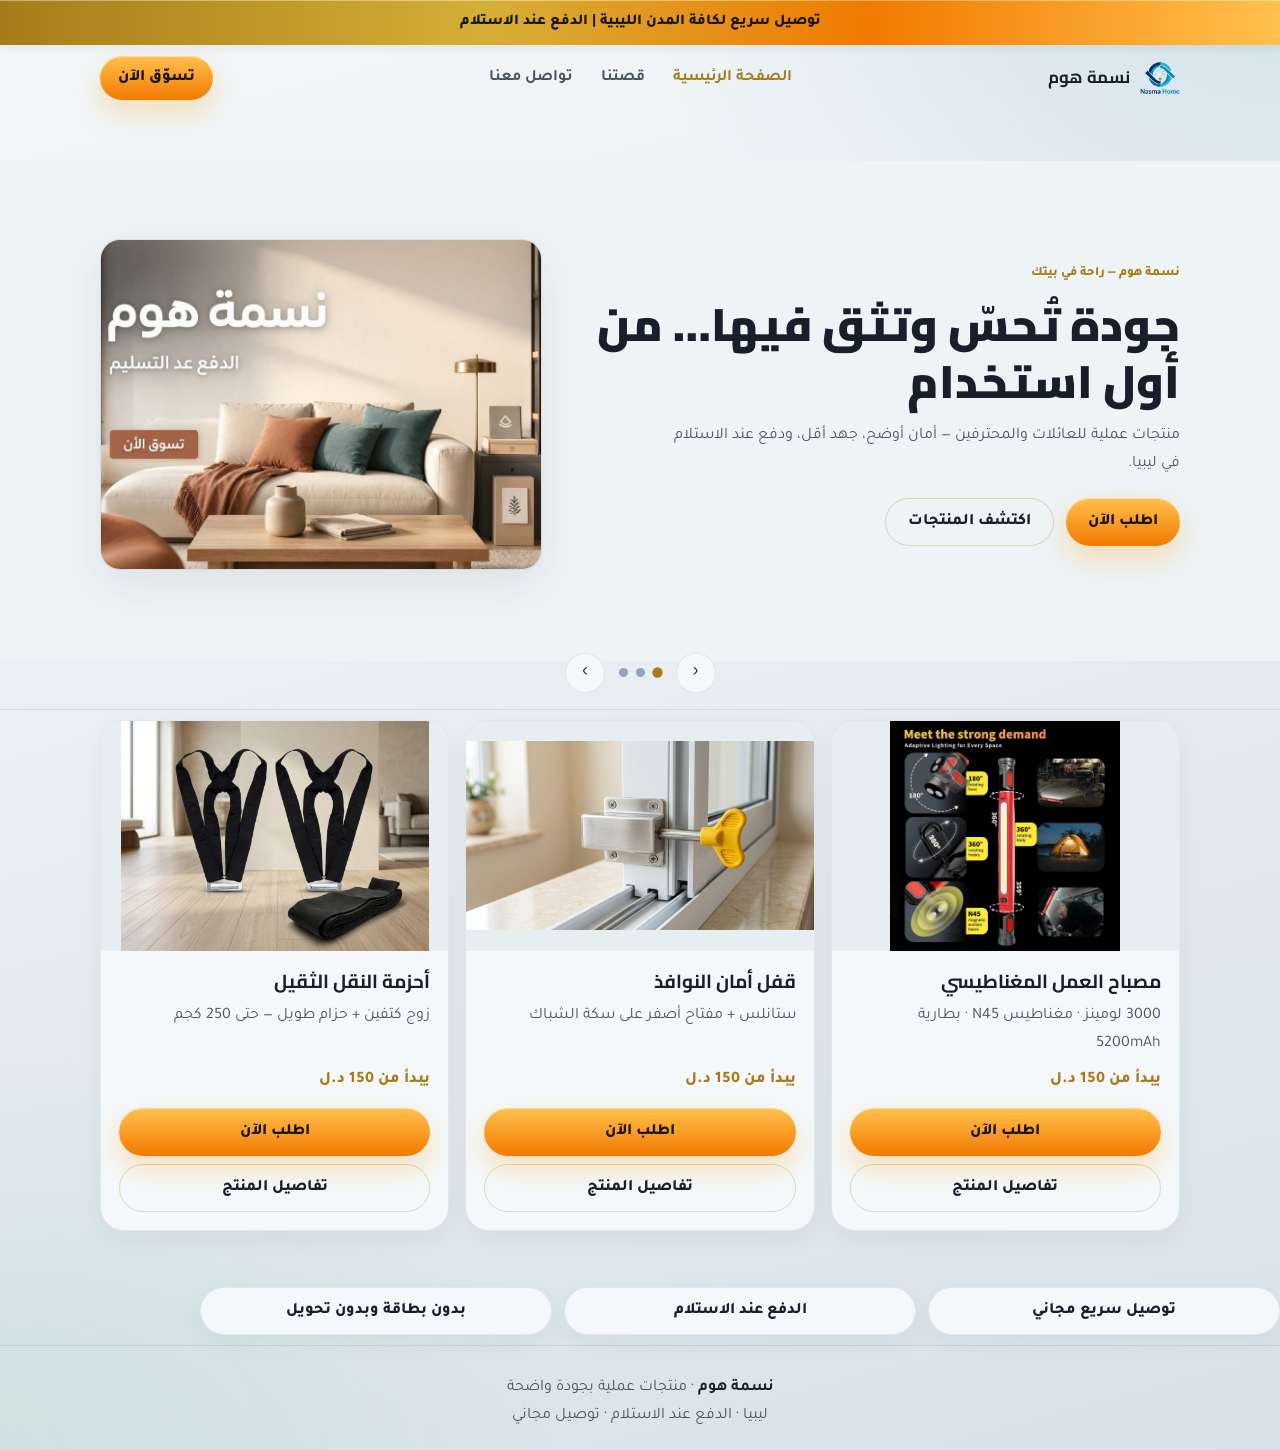
<file: index.html>
<!DOCTYPE html>
<html lang="ar" dir="rtl">
<head>
    <meta charset="UTF-8">
    <meta name="viewport" content="width=device-width, initial-scale=1.0">
    <title>نسمة هوم | منتجات عملية والدفع عند الاستلام</title>
    <meta name="description" content="نسمة هوم — مصباح العمل المغناطيسي، قفل أمان النوافذ، وأحزمة النقل. توصيل مجاني لكل ليبيا والدفع عند الاستلام.">
    <meta name="theme-color" content="#EEF3F6">
    <link rel="canonical" href="https://nasmahome.shop/">
    <link rel="icon" href="images/nasma-home-logo.png" type="image/png">
    <link rel="preconnect" href="https://fonts.googleapis.com">
    <link rel="preconnect" href="https://fonts.gstatic.com" crossorigin>
    <link href="https://fonts.googleapis.com/css2?family=Cairo:wght@600;700;800;900&family=Tajawal:wght@400;500;700;800&display=swap" rel="stylesheet">
    <link rel="stylesheet" href="landing.css">
    <script>
    window.NASMA_TRACK = {
        facebookPixelId: '',
        tiktokPixelId: '',
        googleMeasurementId: '',
        googleAdsId: '',
        googleAdsLabel: '',
        currency: 'LYD',
        contentId: 'NASMA-STORE'
    };
    </script>
    <script src="track.js"></script>
</head>
<body id="top">
    <div class="topbar">توصيل سريع لكافة المدن الليبية | الدفع عند الاستلام</div>
    <header class="site-header">
        <div class="wrap header">
            <a class="brand" href="index.html" aria-label="نسمة هوم">
                <img src="images/nasma-home-logo.png" alt="" width="40" height="40">
                <strong>نسمة هوم</strong>
            </a>
            <nav class="nav" aria-label="القائمة الرئيسية">
                <a href="index.html" class="active">الصفحة الرئيسية</a>
                <a href="about.html">قصتنا</a>
                <a href="contact.html">تواصل معنا</a>
            </nav>
            <div class="header-actions">
                <a class="btn btn-gold" href="#products">تسوّق الآن</a>
                <button class="menu-btn" id="mobileMenuBtn" type="button" aria-label="فتح القائمة" aria-expanded="false">
                    <span></span><span></span><span></span>
                </button>
            </div>
        </div>
        <nav class="mobile-nav" id="mobileNav" aria-label="قائمة الجوال">
            <a href="index.html" class="active">الصفحة الرئيسية</a>
            <a href="about.html">قصتنا</a>
            <a href="contact.html">تواصل معنا</a>
        </nav>
    </header>

    <main>
        <section class="brand-slider" id="brandSlider" aria-roledescription="carousel" aria-label="عروض العلامة">
            <div class="slider-track">
                <article class="slide is-active" data-slide="0">
                    <div class="wrap slide-inner">
                        <div>
                            <span class="eyebrow">نسمة هوم — راحة في بيتك</span>
                            <h1>جودة تُحسّ وتثق فيها… من أول استخدام</h1>
                            <p>منتجات عملية للعائلات والمحترفين — أمان أوضح، جهد أقل، ودفع عند الاستلام في ليبيا.</p>
                            <div class="hero-cta">
                                <a href="#products" class="btn btn-gold">اطلب الآن</a>
                                <a href="#products" class="btn-ghost">اكتشف المنتجات</a>
                            </div>
                        </div>
                        <div class="slide-visual">
                            <img src="images/slider/hero-home.jpg" alt="نسمة هوم — منتجات منزلية مع الدفع عند الاستلام">
                        </div>
                    </div>
                </article>
                <article class="slide" data-slide="1">
                    <div class="wrap slide-inner">
                        <div>
                            <span class="eyebrow">تسوق بثقة</span>
                            <h1>ادفع عند الاستلام — بدون مخاطرة</h1>
                            <p>باقات واضحة 150 · 260 · 360 د.ل، توصيل مجاني، والدفع نقداً عند باب البيت.</p>
                            <div class="hero-cta">
                                <a href="#products" class="btn btn-gold">اطلب الآن</a>
                                <a href="#products" class="btn-ghost">ابدأ التسوق</a>
                            </div>
                        </div>
                        <div class="slide-visual">
                            <img src="images/slider/cod-delivery.jpg" alt="توصيل الطلب إلى باب المنزل مع الدفع عند الاستلام">
                        </div>
                    </div>
                </article>
                <article class="slide" data-slide="2">
                    <div class="wrap slide-inner">
                        <div>
                            <span class="eyebrow">حلول يومية</span>
                            <h1>أمان للعائلة… وكفاءة للعمل</h1>
                            <p>من قفل النوافذ إلى إضاءة الورشة وأحزمة النقل — حلول مختارة بعناية لحياتك اليومية.</p>
                            <div class="hero-cta">
                                <a href="#products" class="btn btn-gold">اطلب الآن</a>
                                <a href="product-lock.html" class="btn-ghost">تفاصيل المنتج</a>
                            </div>
                        </div>
                        <div class="slide-visual">
                            <img src="images/slider/family-safety.jpg" alt="عائلة في منزل آمن مع قفل أمان على النافذة">
                        </div>
                    </div>
                </article>
            </div>
            <div class="slider-controls">
                <button type="button" class="slider-btn" id="sliderPrev" aria-label="السابق">‹</button>
                <div class="slider-dots" id="sliderDots" role="tablist" aria-label="شرائح العرض"></div>
                <button type="button" class="slider-btn" id="sliderNext" aria-label="التالي">›</button>
            </div>
        </section>

        <section class="catalog" id="products">
            <div class="wrap catalog-grid">
                <article class="pcard">
                    <img src="images/ultra-work-light/00-hero-marketing.png" alt="مصباح العمل المغناطيسي">
                    <div class="pcard-body">
                        <h2>مصباح العمل المغناطيسي</h2>
                        <p>3000 لومينز · مغناطيس N45 · بطارية 5200mAh</p>
                        <div class="from-price">يبدأ من 150 د.ل</div>
                        <div class="pcard-actions">
                            <a class="btn btn-gold" href="product-light.html#order">اطلب الآن</a>
                            <a class="btn btn-line" href="product-light.html">تفاصيل المنتج</a>
                        </div>
                    </div>
                </article>
                <article class="pcard">
                    <img src="images/window-lock/01-installed-rail.jpg" alt="قفل أمان النوافذ المنزلقة">
                    <div class="pcard-body">
                        <h2>قفل أمان النوافذ</h2>
                        <p>ستانلس + مفتاح أصفر على سكة الشباك</p>
                        <div class="from-price">يبدأ من 150 د.ل</div>
                        <div class="pcard-actions">
                            <a class="btn btn-gold" href="product-lock.html#order">اطلب الآن</a>
                            <a class="btn btn-line" href="product-lock.html">تفاصيل المنتج</a>
                        </div>
                    </div>
                </article>
                <article class="pcard">
                    <img src="images/moving-straps/01-straps-product.jpg" alt="أحزمة النقل الثقيل">
                    <div class="pcard-body">
                        <h2>أحزمة النقل الثقيل</h2>
                        <p>زوج كتفين + حزام طويل — حتى 250 كجم</p>
                        <div class="from-price">يبدأ من 150 د.ل</div>
                        <div class="pcard-actions">
                            <a class="btn btn-gold" href="product-straps.html#order">اطلب الآن</a>
                            <a class="btn btn-line" href="product-straps.html">تفاصيل المنتج</a>
                        </div>
                    </div>
                </article>
            </div>
        </section>

        <div class="wrap badges" aria-label="ضمانات الطلب">
            <div class="badge">توصيل سريع مجاني</div>
            <div class="badge">الدفع عند الاستلام</div>
            <div class="badge">بدون بطاقة وبدون تحويل</div>
        </div>
    </main>

    <footer class="footer">
        <div class="wrap">
            <p><strong>نسمة هوم</strong> · منتجات عملية بجودة واضحة</p>
            <p>ليبيا · الدفع عند الاستلام · توصيل مجاني</p>
        </div>
    </footer>
    <script src="nav.js"></script>
    <script src="slider.js"></script>
</body>
</html>
</file>
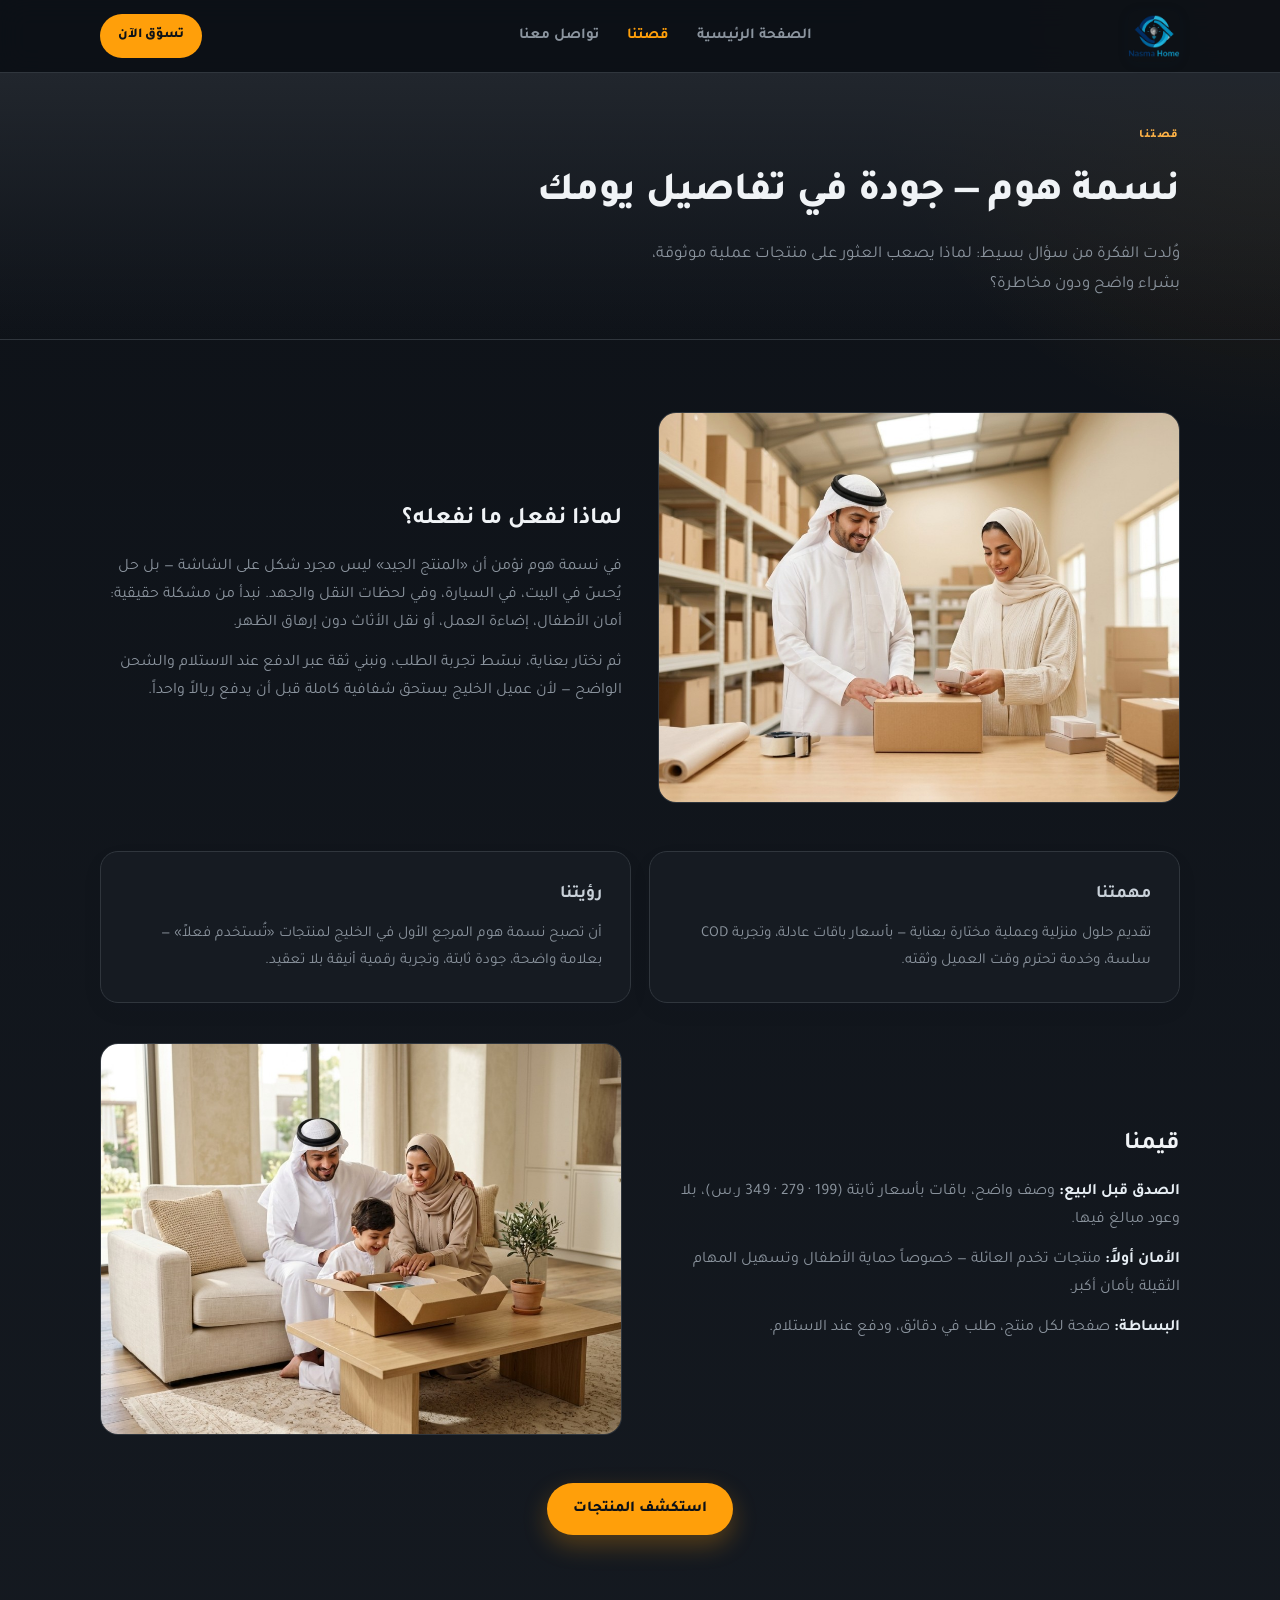
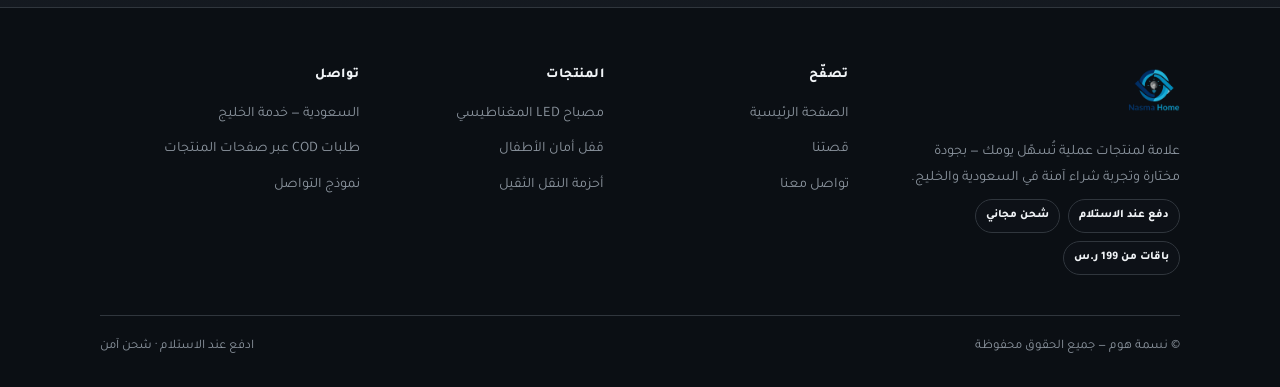
<file: about.html>
<!DOCTYPE html>
<html lang="ar" dir="rtl">
<head>
    <meta charset="UTF-8">
    <meta name="viewport" content="width=device-width, initial-scale=1.0">
    <title>من نحن | قصة نسمة هوم</title>
    <meta name="description" content="تعرّف على قصة نسمة هوم: مهمتنا، رؤيتنا، ولماذا نختار منتجات تُحسّن يوم العائلات والمحترفين في الخليج.">
    <link rel="preconnect" href="https://fonts.googleapis.com">
    <link rel="preconnect" href="https://fonts.gstatic.com" crossorigin>
    <link href="https://fonts.googleapis.com/css2?family=Tajawal:wght@400;500;700;800&display=swap" rel="stylesheet">
    <link rel="icon" href="images/nasma-home-logo.png" type="image/png">
    <link rel="stylesheet" href="style.css">
</head>
<body>
    <header class="site-header">
        <div class="header-inner">
            <a href="index.html" class="logo" aria-label="نسمة هوم — Nasma Home">
                <img src="images/nasma-home-logo.png" alt="" class="logo-img" width="130" height="52">
            </a>
            <nav class="nav" aria-label="القائمة الرئيسية">
                <a href="index.html">الصفحة الرئيسية</a>
                <a href="about.html" class="active">قصتنا</a>
                <a href="contact.html">تواصل معنا</a>
            </nav>
            <a href="index.html#products" class="btn-nav">تسوّق الآن</a>
            <button class="menu-btn" id="mobileMenuBtn" type="button" aria-label="فتح القائمة">
                <span></span><span></span><span></span>
            </button>
        </div>
        <nav class="mobile-nav" id="mobileNav" aria-label="قائمة الجوال">
            <a href="index.html">الصفحة الرئيسية</a>
            <a href="about.html">قصتنا</a>
            <a href="contact.html">تواصل معنا</a>
        </nav>
    </header>

    <main>
        <section class="page-hero">
            <div class="wrap">
                <span class="eyebrow">قصتنا</span>
                <h1>نسمة هوم — جودة في تفاصيل يومك</h1>
                <p>وُلدت الفكرة من سؤال بسيط: لماذا يصعب العثور على منتجات عملية موثوقة، بشراء واضح ودون مخاطرة؟</p>
            </div>
        </section>

        <section class="section">
            <div class="wrap">
                <article class="story-block">
                    <div class="story-visual story-visual--photo"><img src="images/about/team-packing.jpg" alt="فريق نسمة هوم يجهّز الطلبات ويتحقق من الجودة قبل الشحن"></div>
                    <div class="story-copy">
                        <h2>لماذا نفعل ما نفعله؟</h2>
                        <p>
                            في نسمة هوم نؤمن أن «المنتج الجيد» ليس مجرد شكل على الشاشة — بل حل يُحسّ في البيت، في السيارة، وفي لحظات النقل والجهد.
                            نبدأ من مشكلة حقيقية: أمان الأطفال، إضاءة العمل، أو نقل الأثاث دون إرهاق الظهر.
                        </p>
                        <p>
                            ثم نختار بعناية، نبسّط تجربة الطلب، ونبني ثقة عبر الدفع عند الاستلام والشحن الواضح —
                            لأن عميل الخليج يستحق شفافية كاملة قبل أن يدفع ريالاً واحداً.
                        </p>
                    </div>
                </article>

                <div class="mission-grid">
                    <article class="mission-card">
                        <h3>مهمتنا</h3>
                        <p>
                            تقديم حلول منزلية وعملية مختارة بعناية — بأسعار باقات عادلة، وتجربة COD سلسة،
                            وخدمة تحترم وقت العميل وثقته.
                        </p>
                    </article>
                    <article class="mission-card">
                        <h3>رؤيتنا</h3>
                        <p>
                            أن تصبح نسمة هوم المرجع الأول في الخليج لمنتجات «تُستخدم فعلاً» —
                            بعلامة واضحة، جودة ثابتة، وتجربة رقمية أنيقة بلا تعقيد.
                        </p>
                    </article>
                </div>

                <article class="story-block" style="margin-top: 40px;">
                    <div class="story-copy">
                        <h2>قيمنا</h2>
                        <p><strong style="color: var(--text);">الصدق قبل البيع:</strong> وصف واضح، باقات بأسعار ثابتة (199 · 279 · 349 ر.س)، بلا وعود مبالغ فيها.</p>
                        <p><strong style="color: var(--text);">الأمان أولاً:</strong> منتجات تخدم العائلة — خصوصاً حماية الأطفال وتسهيل المهام الثقيلة بأمان أكبر.</p>
                        <p><strong style="color: var(--text);">البساطة:</strong> صفحة لكل منتج، طلب في دقائق، ودفع عند الاستلام.</p>
                    </div>
                    <div class="story-visual story-visual--photo"><img src="images/about/family-unboxing.jpg" alt="عائلة سعيدة تفتح طلبها من نسمة هوم في المنزل"></div>
                </article>

                <div style="text-align: center; margin-top: 48px;">
                    <a href="product-light.html" class="btn btn-primary">استكشف المنتجات</a>
                </div>
            </div>
        </section>
    </main>

    <footer class="site-footer">
        <div class="wrap">
            <div class="footer-grid">
                <div class="footer-brand">
                    <a href="index.html" class="logo logo-footer" aria-label="نسمة هوم — Nasma Home">
                        <img src="images/nasma-home-logo.png" alt="" class="logo-img" width="120" height="48">
                    </a>
                    <p>علامة لمنتجات عملية تُسهّل يومك — بجودة مختارة وتجربة شراء آمنة في السعودية والخليج.</p>
                    <div class="trust-badges">
                        <span class="trust-badge">دفع عند الاستلام</span>
                        <span class="trust-badge">شحن مجاني</span>
                        <span class="trust-badge">باقات من 199 ر.س</span>
                    </div>
                </div>
                <div class="footer-col">
                    <h4>تصفّح</h4>
                    <a href="index.html">الصفحة الرئيسية</a>
                    <a href="about.html">قصتنا</a>
                    <a href="contact.html">تواصل معنا</a>
                </div>
                <div class="footer-col">
                    <h4>المنتجات</h4>
                    <a href="product-light.html">مصباح LED المغناطيسي</a>
                    <a href="product-lock.html">قفل أمان الأطفال</a>
                    <a href="product-straps.html">أحزمة النقل الثقيل</a>
                </div>
                <div class="footer-col">
                    <h4>تواصل</h4>
                    <ul>
                        <li>السعودية — خدمة الخليج</li>
                        <li>طلبات COD عبر صفحات المنتجات</li>
                        <li><a href="contact.html">نموذج التواصل</a></li>
                    </ul>
                </div>
            </div>
            <div class="footer-bottom">
                <span>© نسمة هوم — جميع الحقوق محفوظة</span>
                <span>ادفع عند الاستلام · شحن آمن</span>
            </div>
        </div>
    </footer>

    <script src="script.js"></script>
</body>
</html>
</file>
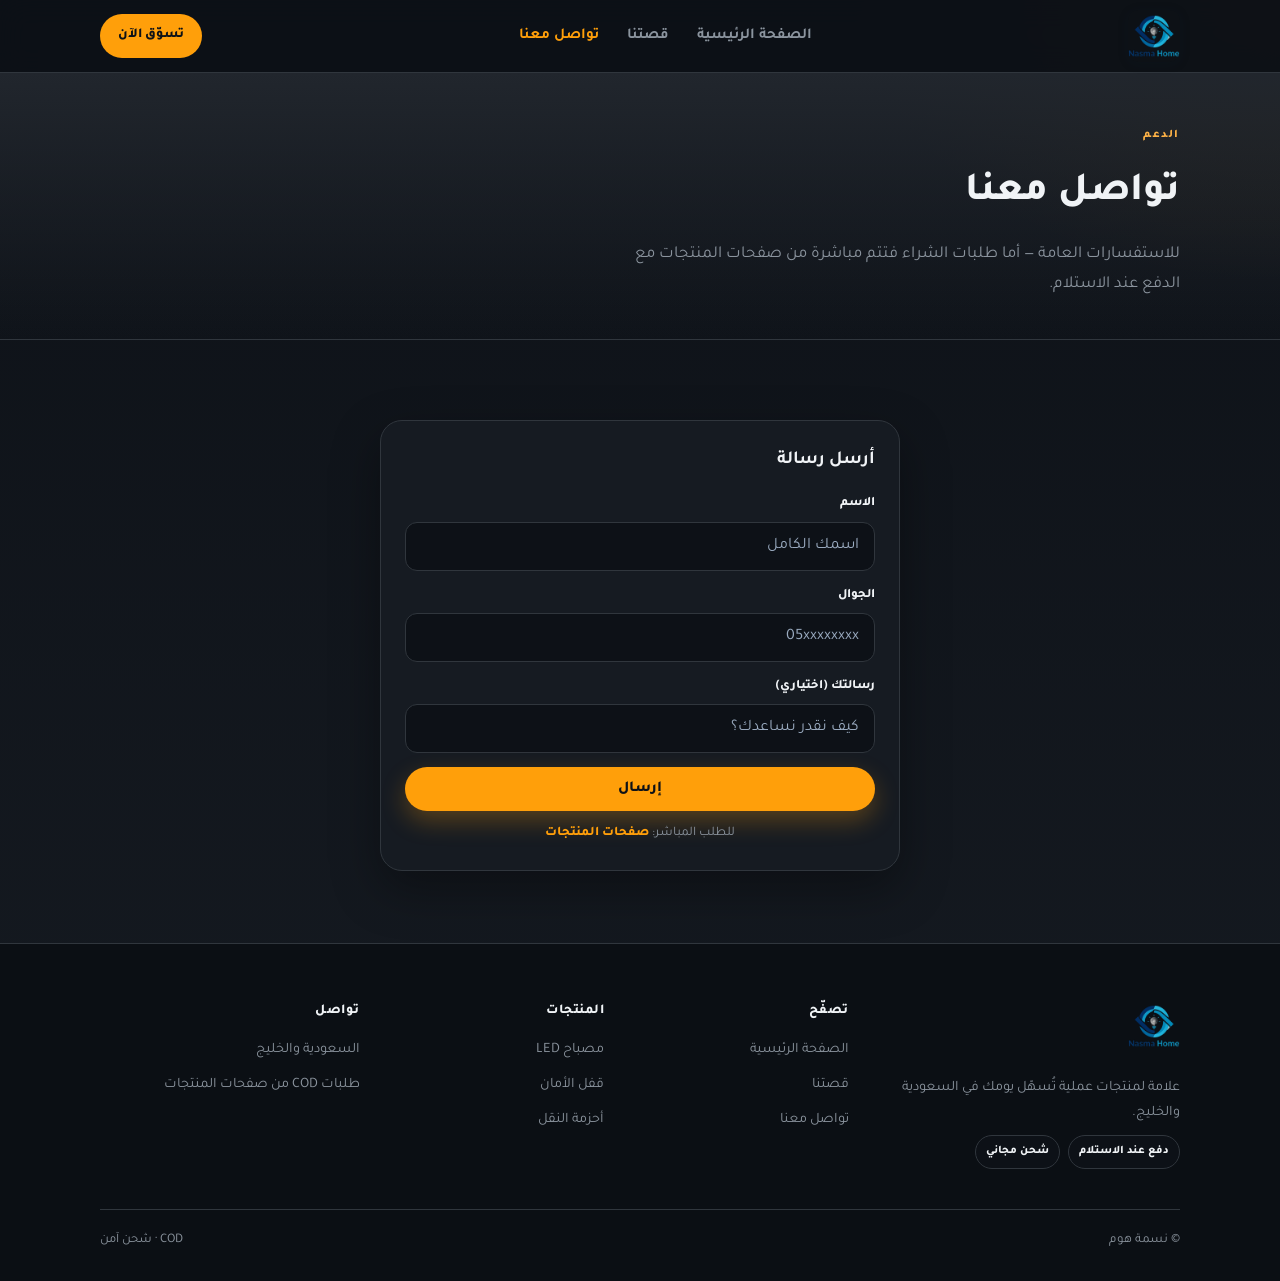
<file: contact.html>
<!DOCTYPE html>
<html lang="ar" dir="rtl">
<head>
    <meta charset="UTF-8">
    <meta name="viewport" content="width=device-width, initial-scale=1.0">
    <title>تواصل معنا | نسمة هوم</title>
    <meta name="description" content="تواصل مع فريق نسمة هوم للاستفسارات والدعم.">
    <link rel="preconnect" href="https://fonts.googleapis.com">
    <link rel="preconnect" href="https://fonts.gstatic.com" crossorigin>
    <link href="https://fonts.googleapis.com/css2?family=Tajawal:wght@400;500;700;800&display=swap" rel="stylesheet">
    <link rel="icon" href="images/nasma-home-logo.png" type="image/png">
    <link rel="stylesheet" href="style.css">
</head>
<body>
    <header class="site-header">
        <div class="header-inner">
            <a href="index.html" class="logo" aria-label="نسمة هوم — Nasma Home">
                <img src="images/nasma-home-logo.png" alt="" class="logo-img" width="130" height="52">
            </a>
            <nav class="nav" aria-label="القائمة الرئيسية">
                <a href="index.html">الصفحة الرئيسية</a>
                <a href="about.html">قصتنا</a>
                <a href="contact.html" class="active">تواصل معنا</a>
            </nav>
            <a href="index.html#products" class="btn-nav">تسوّق الآن</a>
            <button class="menu-btn" id="mobileMenuBtn" type="button" aria-label="فتح القائمة">
                <span></span><span></span><span></span>
            </button>
        </div>
        <nav class="mobile-nav" id="mobileNav" aria-label="قائمة الجوال">
            <a href="index.html">الصفحة الرئيسية</a>
            <a href="about.html">قصتنا</a>
            <a href="contact.html">تواصل معنا</a>
        </nav>
    </header>

    <main>
        <section class="page-hero">
            <div class="wrap">
                <span class="eyebrow">الدعم</span>
                <h1>تواصل معنا</h1>
                <p>للاستفسارات العامة — أما طلبات الشراء فتتم مباشرة من صفحات المنتجات مع الدفع عند الاستلام.</p>
            </div>
        </section>

        <section class="section">
            <div class="wrap" style="max-width:560px">
                <form class="order-panel" id="orderForm" data-product="تواصل" data-sheet="https://sheetdb.io/api/v1/glsn5w5ktwugw">
                    <h2 style="margin-bottom:16px">أرسل رسالة</h2>
                    <div class="field">
                        <label for="order-name">الاسم</label>
                        <input type="text" id="order-name" required placeholder="اسمك الكامل" autocomplete="name">
                    </div>
                    <div class="field">
                        <label for="order-phone">الجوال</label>
                        <input type="tel" id="order-phone" required placeholder="05xxxxxxxx" autocomplete="tel">
                    </div>
                    <div class="field">
                        <label for="order-city">رسالتك (اختياري)</label>
                        <input type="text" id="order-city" placeholder="كيف نقدر نساعدك؟">
                    </div>
                    <button type="submit" class="btn btn-primary" id="orderSubmit" style="width:100%">إرسال</button>
                    <p class="form-msg" id="orderMsg" role="status"></p>
                    <p class="cod-note">للطلب المباشر: <a href="product-lock.html" style="color:var(--accent);font-weight:800">صفحات المنتجات</a></p>
                </form>
            </div>
        </section>
    </main>

    <footer class="site-footer">
        <div class="wrap">
            <div class="footer-grid">
                <div class="footer-brand">
                    <a href="index.html" class="logo logo-footer" aria-label="نسمة هوم — Nasma Home">
                        <img src="images/nasma-home-logo.png" alt="" class="logo-img" width="120" height="48">
                    </a>
                    <p>علامة لمنتجات عملية تُسهّل يومك في السعودية والخليج.</p>
                    <div class="trust-badges">
                        <span class="trust-badge">دفع عند الاستلام</span>
                        <span class="trust-badge">شحن مجاني</span>
                    </div>
                </div>
                <div class="footer-col">
                    <h4>تصفّح</h4>
                    <a href="index.html">الصفحة الرئيسية</a>
                    <a href="about.html">قصتنا</a>
                    <a href="contact.html">تواصل معنا</a>
                </div>
                <div class="footer-col">
                    <h4>المنتجات</h4>
                    <a href="product-light.html">مصباح LED</a>
                    <a href="product-lock.html">قفل الأمان</a>
                    <a href="product-straps.html">أحزمة النقل</a>
                </div>
                <div class="footer-col">
                    <h4>تواصل</h4>
                    <ul>
                        <li>السعودية والخليج</li>
                        <li>طلبات COD من صفحات المنتجات</li>
                    </ul>
                </div>
            </div>
            <div class="footer-bottom">
                <span>© نسمة هوم</span>
                <span>COD · شحن آمن</span>
            </div>
        </div>
    </footer>

    <script src="script.js"></script>
</body>
</html>
</file>
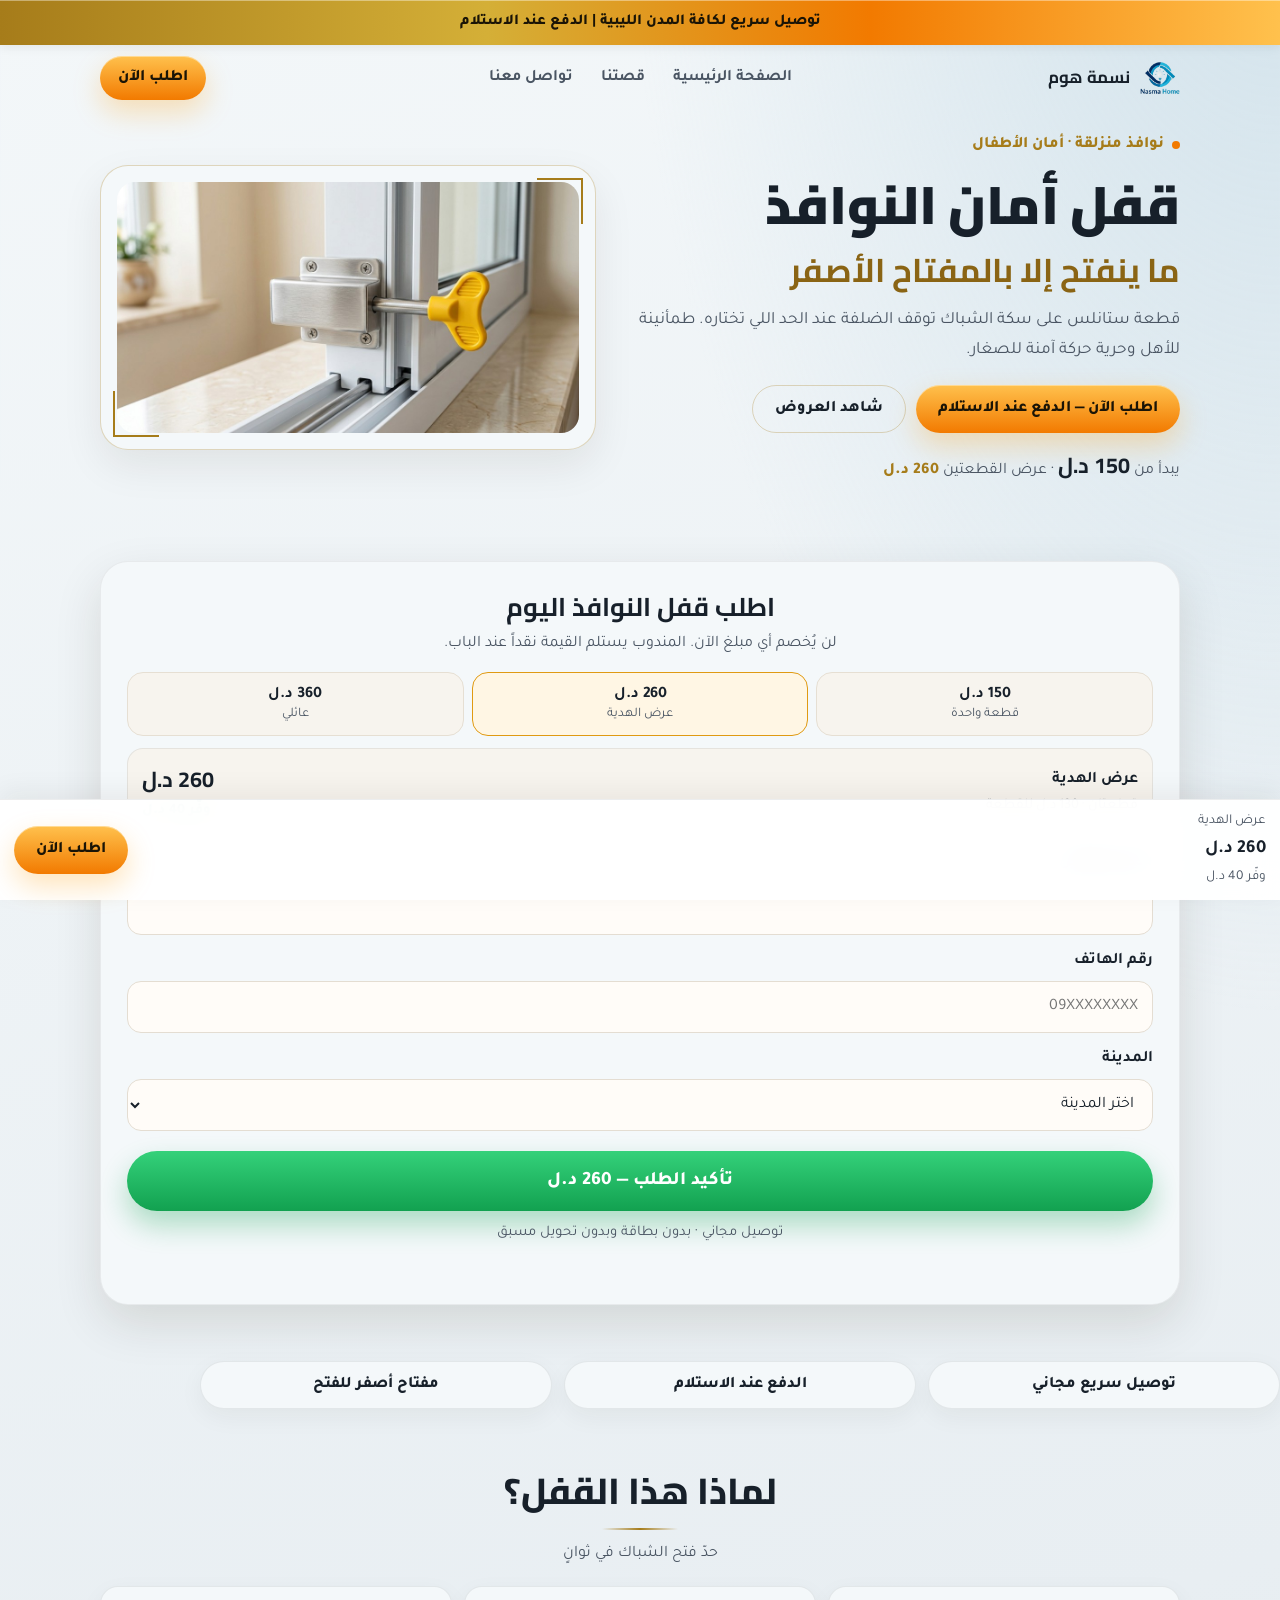
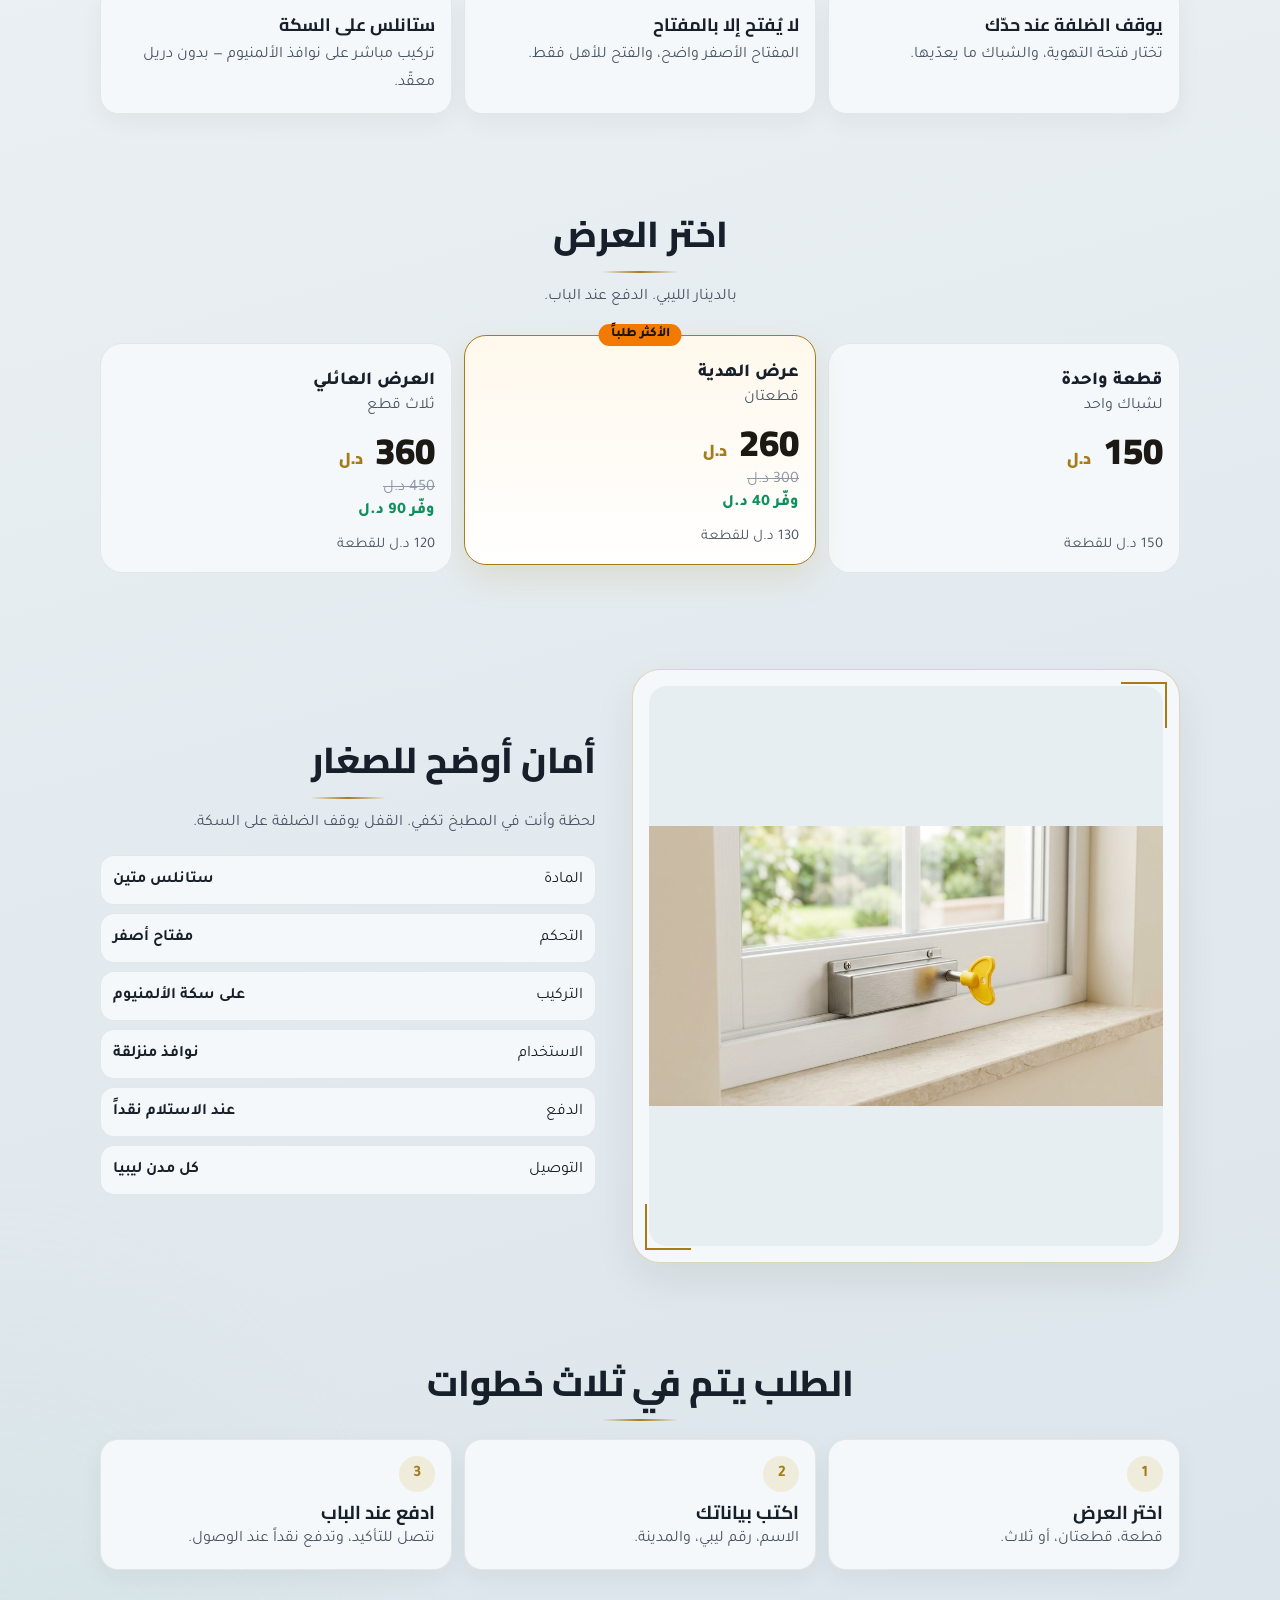
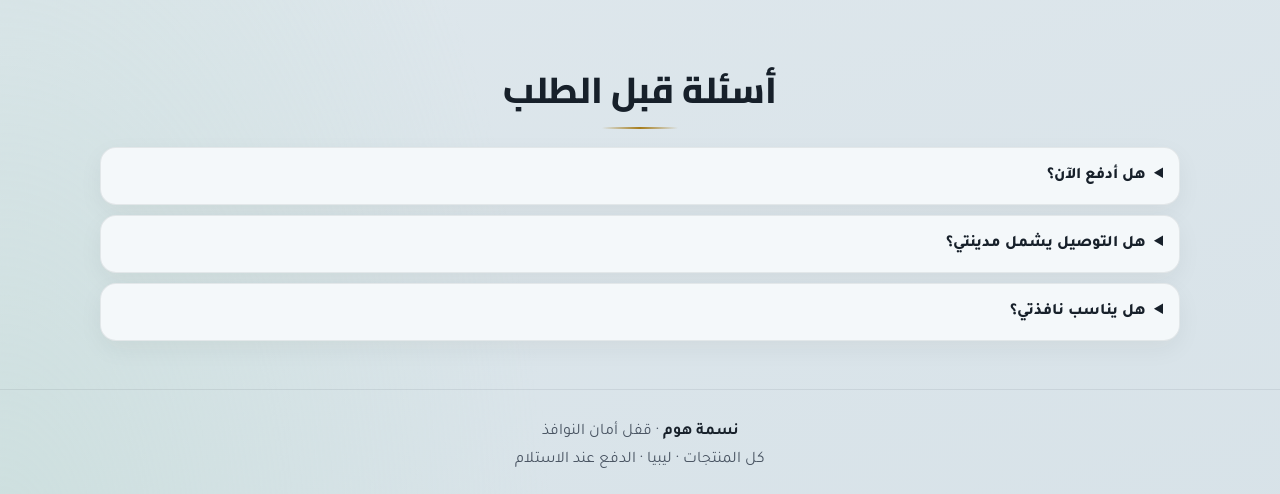
<file: product-lock.html>
<!DOCTYPE html>
<html lang="ar" dir="rtl">
<head>
    <meta charset="UTF-8">
    <meta name="viewport" content="width=device-width, initial-scale=1.0">
    <title>قفل أمان النوافذ المنزلقة | نسمة هوم</title>
    <meta name="description" content="قفل ستانلس للنوافذ المنزلقة مع مفتاح أصفر. ادفع عند الاستلام في ليبيا.">
    <meta name="theme-color" content="#EEF3F6">
    <link rel="canonical" href="https://nasmahome.shop/product-lock.html">
    <link rel="icon" href="images/nasma-home-logo.png" type="image/png">
    <link rel="preconnect" href="https://fonts.googleapis.com">
    <link rel="preconnect" href="https://fonts.gstatic.com" crossorigin>
    <link href="https://fonts.googleapis.com/css2?family=Cairo:wght@600;700;800;900&family=Tajawal:wght@400;500;700;800&display=swap" rel="stylesheet">
    <link rel="stylesheet" href="landing.css">
    <script>
    window.NASMA_TRACK = {
        facebookPixelId: '',
        tiktokPixelId: '',
        googleMeasurementId: '',
        googleAdsId: '',
        googleAdsLabel: '',
        currency: 'LYD',
        contentId: 'NASMA-LOCK'
    };
    window.NASMA_PRODUCT = { sku: 'NASMA-LOCK', defaultOffer: 'gift' };
    </script>
    <script src="track.js"></script>
</head>
<body class="has-sticky" id="top">
    <div class="topbar">توصيل سريع لكافة المدن الليبية | الدفع عند الاستلام</div>
    <header class="site-header">
        <div class="wrap header">
            <a class="brand" href="index.html" aria-label="نسمة هوم">
                <img src="images/nasma-home-logo.png" alt="" width="40" height="40">
                <strong>نسمة هوم</strong>
            </a>
            <nav class="nav" aria-label="القائمة الرئيسية">
                <a href="index.html">الصفحة الرئيسية</a>
                <a href="about.html">قصتنا</a>
                <a href="contact.html">تواصل معنا</a>
            </nav>
            <div class="header-actions">
                <a class="btn btn-gold" href="#order">اطلب الآن</a>
                <button class="menu-btn" id="mobileMenuBtn" type="button" aria-label="فتح القائمة" aria-expanded="false">
                    <span></span><span></span><span></span>
                </button>
            </div>
        </div>
        <nav class="mobile-nav" id="mobileNav" aria-label="قائمة الجوال">
            <a href="index.html">الصفحة الرئيسية</a>
            <a href="about.html">قصتنا</a>
            <a href="contact.html">تواصل معنا</a>
        </nav>
    </header>

    <main>
    <section class="hero">
        <div class="wrap hero-grid">
            <div class="hero-copy">
                <p class="kicker"><i></i> نوافذ منزلقة · أمان الأطفال</p>
                <h1>قفل أمان النوافذ<span>ما ينفتح إلا بالمفتاح الأصفر</span></h1>
                <p class="lead">قطعة ستانلس على سكة الشباك توقف الضلفة عند الحد اللي تختاره. طمأنينة للأهل وحرية حركة آمنة للصغار.</p>
                <div class="hero-actions">
                    <a class="btn btn-gold" href="#order">اطلب الآن — الدفع عند الاستلام</a>
                    <a class="btn btn-line" href="#offers">شاهد العروض</a>
                </div>
                <p class="from">يبدأ من <b>150 د.ل</b> · عرض القطعتين <em>260 د.ل</em></p>
            </div>
            <div class="frame hero-visual">
                <img src="images/window-lock/01-installed-rail.jpg" width="1024" height="558" alt="قفل أمان النوافذ المنزلقة على السكة" fetchpriority="high">
            </div>
        </div>
    </section>

    <section>
        <div class="wrap">
            <form class="order-card" id="order" novalidate onsubmit="return false;">
                <div id="formBody">
                    <h2>اطلب قفل النوافذ اليوم</h2>
                    <p class="hint">لن يُخصم أي مبلغ الآن. المندوب يستلم القيمة نقداً عند الباب.</p>
                    <div class="pills" role="group" aria-label="تأكيد العرض">
                        <button type="button" class="pill" data-offer="single" aria-pressed="false"><b>150 د.ل</b><span>قطعة واحدة</span></button>
                        <button type="button" class="pill is-selected" data-offer="gift" aria-pressed="true"><b>260 د.ل</b><span>عرض الهدية</span></button>
                        <button type="button" class="pill" data-offer="family" aria-pressed="false"><b>360 د.ل</b><span>عائلي</span></button>
                    </div>
                    <div class="summary" id="summary" aria-live="polite">
                        <div>
                            <strong id="summaryLabel">عرض الهدية</strong>
                            <span id="summaryMeta">قطعتان · 130 د.ل للقطعة</span>
                        </div>
                        <div class="summary-price">
                            <strong id="summaryPrice">260 د.ل</strong>
                            <em id="summarySave">وفّر 40 د.ل</em>
                        </div>
                    </div>
                    <div class="field" id="fieldName">
                        <label for="order-name">الاسم الكامل</label>
                        <input id="order-name" name="name" type="text" autocomplete="name" maxlength="80" required>
                        <p class="err" id="nameErr" hidden></p>
                    </div>
                    <div class="field" id="fieldPhone">
                        <label for="order-phone">رقم الهاتف</label>
                        <input id="order-phone" name="phone" class="phone" type="tel" inputmode="tel" autocomplete="tel" placeholder="09XXXXXXXX" maxlength="20" required>
                        <p class="err" id="phoneErr" hidden></p>
                    </div>
                    <div class="field" id="fieldCity">
                        <label for="order-city">المدينة</label>
                        <select id="order-city" name="city" required>
                            <option value="">اختر المدينة</option>
                            <optgroup label="المنطقة الغربية">
                                <option>طرابلس</option><option>تاجوراء</option><option>جنزور</option><option>عين زارة</option><option>سوق الجمعة</option><option>الزاوية</option><option>الزهراء</option><option>صبراتة</option><option>غريان</option><option>ترهونة</option><option>مسلاتة</option><option>الخمس</option><option>زليتن</option><option>مصراتة</option><option>بني وليد</option>
                            </optgroup>
                            <optgroup label="المنطقة الشرقية">
                                <option>بنغازي</option><option>البيضاء</option><option>المرج</option><option>شحات</option><option>درنة</option><option>طبرق</option><option>أجدابيا</option><option>توكرة</option>
                            </optgroup>
                            <optgroup label="الوسط والجنوب">
                                <option>سرت</option><option>هون</option><option>ودان</option><option>سبها</option><option>أوباري</option><option>مرزق</option><option>غات</option><option>غدامس</option><option>الكفرة</option>
                            </optgroup>
                            <option value="أخرى">مدينة أخرى</option>
                        </select>
                        <p class="err" id="cityErr" hidden></p>
                    </div>
                    <div class="field" id="fieldCityOther" hidden>
                        <label for="order-city-other">اسم المدينة</label>
                        <input id="order-city-other" name="cityOther" type="text" maxlength="40" autocomplete="address-level2">
                        <p class="err" id="cityOtherErr" hidden></p>
                    </div>
                    <button type="submit" class="btn btn-gold submit" id="orderSubmit">تأكيد الطلب — 260 د.ل</button>
                    <p class="fine">توصيل مجاني · بدون بطاقة وبدون تحويل مسبق</p>
                    <p class="form-msg" id="orderMsg" role="status"></p>
                </div>
            </form>
        </div>
    </section>

        <div class="wrap badges" aria-label="ضمانات الطلب">
            <div class="badge">توصيل سريع مجاني</div>
            <div class="badge">الدفع عند الاستلام</div>
            <div class="badge">مفتاح أصفر للفتح</div>
        </div>

        <section id="angles">
            <div class="wrap">
                <div class="sec-title">
                    <h2>لماذا هذا القفل؟</h2>
                    <p>حدّ فتح الشباك في ثوانٍ</p>
                </div>
                <div class="features">
                    <article class="feature">
                        <h3>يوقف الضلفة عند حدّك</h3>
                        <p>تختار فتحة التهوية، والشباك ما يعدّيها.</p>
                    </article>
                    <article class="feature">
                        <h3>لا يُفتح إلا بالمفتاح</h3>
                        <p>المفتاح الأصفر واضح، والفتح للأهل فقط.</p>
                    </article>
                    <article class="feature">
                        <h3>ستانلس على السكة</h3>
                        <p>تركيب مباشر على نوافذ الألمنيوم — بدون دريل معقّد.</p>
                    </article>
                </div>
            </div>
        </section>

        <section id="offers">
            <div class="wrap">
                <div class="sec-title">
                    <h2>اختر العرض</h2>
                    <p>بالدينار الليبي. الدفع عند الباب.</p>
                </div>
                <div class="offers" role="group" aria-label="عروض السعر">
                    <button type="button" class="offer" data-offer="single" aria-pressed="false">
                        <span class="offer-name">قطعة واحدة</span>
                        <span class="offer-qty">لشباك واحد</span>
                        <span class="offer-price">150 <small>د.ل</small></span>
                        <span class="offer-per">150 د.ل للقطعة</span>
                    </button>
                    <button type="button" class="offer is-selected" data-offer="gift" aria-pressed="true">
                        <span class="ribbon">الأكثر طلباً</span>
                        <span class="offer-name">عرض الهدية</span>
                        <span class="offer-qty">قطعتان</span>
                        <span class="offer-price">260 <small>د.ل</small></span>
                        <span class="offer-old">300 د.ل</span>
                        <span class="offer-save">وفّر 40 د.ل</span>
                        <span class="offer-per">130 د.ل للقطعة</span>
                    </button>
                    <button type="button" class="offer" data-offer="family" aria-pressed="false">
                        <span class="offer-name">العرض العائلي</span>
                        <span class="offer-qty">ثلاث قطع</span>
                        <span class="offer-price">360 <small>د.ل</small></span>
                        <span class="offer-old">450 د.ل</span>
                        <span class="offer-save">وفّر 90 د.ل</span>
                        <span class="offer-per">120 د.ل للقطعة</span>
                    </button>
                </div>
            </div>
        </section>

        <section>
            <div class="wrap showcase">
                <div class="frame">
                    <img src="images/window-lock/02-window-view.jpg" width="1024" height="768" alt="قفل النافذة مع المفتاح الأصفر" loading="lazy">
                </div>
                <div>
                    <div class="sec-title" style="text-align:right">
                        <h2>أمان أوضح للصغار</h2>
                        <p>لحظة وأنت في المطبخ تكفي. القفل يوقف الضلفة على السكة.</p>
                    </div>
                    <div class="specs">
                        <div class="spec"><span>المادة</span><b>ستانلس متين</b></div>
                        <div class="spec"><span>التحكم</span><b>مفتاح أصفر</b></div>
                        <div class="spec"><span>التركيب</span><b>على سكة الألمنيوم</b></div>
                        <div class="spec"><span>الاستخدام</span><b>نوافذ منزلقة</b></div>
                        <div class="spec"><span>الدفع</span><b>عند الاستلام نقداً</b></div>
                        <div class="spec"><span>التوصيل</span><b>كل مدن ليبيا</b></div>
                    </div>
                </div>
            </div>
        </section>

        <section>
            <div class="wrap">
                <div class="sec-title"><h2>الطلب يتم في ثلاث خطوات</h2></div>
                <div class="steps">
                    <article class="step"><b>1</b><h3>اختر العرض</h3><p>قطعة، قطعتان، أو ثلاث.</p></article>
                    <article class="step"><b>2</b><h3>اكتب بياناتك</h3><p>الاسم، رقم ليبي، والمدينة.</p></article>
                    <article class="step"><b>3</b><h3>ادفع عند الباب</h3><p>نتصل للتأكيد، وتدفع نقداً عند الوصول.</p></article>
                </div>
            </div>
        </section>

        <section>
            <div class="wrap">
                <div class="sec-title"><h2>أسئلة قبل الطلب</h2></div>
                <div class="faq">
                    <details><summary>هل أدفع الآن؟</summary><p>لا. تدفع نقداً عند الاستلام.</p></details>
                    <details><summary>هل التوصيل يشمل مدينتي؟</summary><p>نعم، مجاني لكل مدن ليبيا.</p></details>
                    <details><summary>هل يناسب نافذتي؟</summary><p>مصمم لنوافذ الألمنيوم المنزلقة. يتركّب على السكة.</p></details>
                </div>
            </div>
        </section>
    </main>

    <footer class="footer">
        <div class="wrap">
            <p><strong>نسمة هوم</strong> · قفل أمان النوافذ</p>
            <p><a href="index.html">كل المنتجات</a> · ليبيا · الدفع عند الاستلام</p>
        </div>
    </footer>

    <div class="sticky" id="stickyBar">
        <div>
            <span id="stickyLabel">عرض الهدية</span>
            <strong id="stickyPrice">260 د.ل</strong>
            <em id="stickySave">وفّر 40 د.ل</em>
        </div>
        <a class="btn btn-gold" href="#order">اطلب الآن</a>
    </div>
    <div class="thanks" id="thanks" aria-hidden="true">
        <div class="thanks-card" role="dialog" aria-modal="true" aria-labelledby="thanksTitle">
            <div class="success-mark" aria-hidden="true">✓</div>
            <h2 id="thanksTitle">شكراً لك</h2>
            <p id="successText">تم تسجيل طلبك بنجاح.</p>
            <p class="hint">سيتصل بك فريق التأكيد على الرقم الذي كتبته.</p>
            <button type="button" class="btn submit" id="thanksClose">حسناً</button>
        </div>
    </div>
    <script src="nav.js"></script>
    <script src="checkout.js"></script>
</body>
</html>
</file>
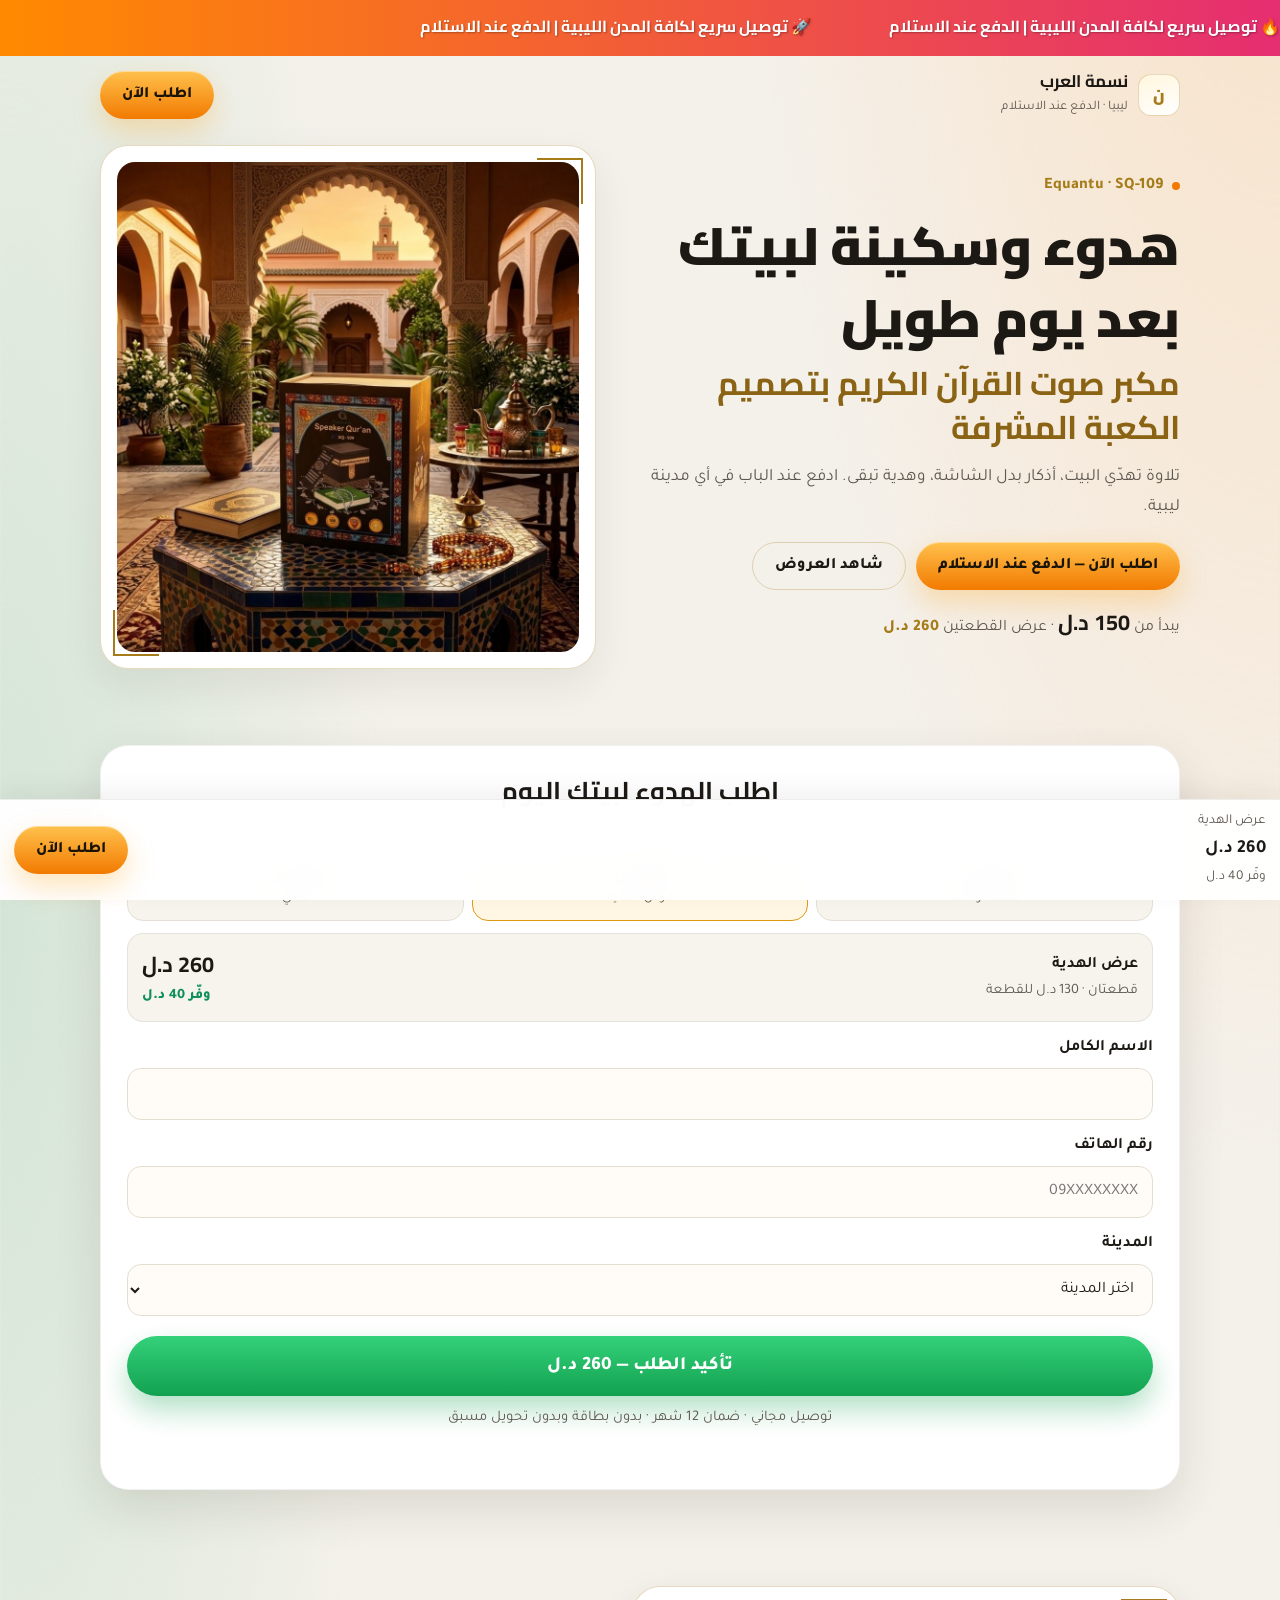
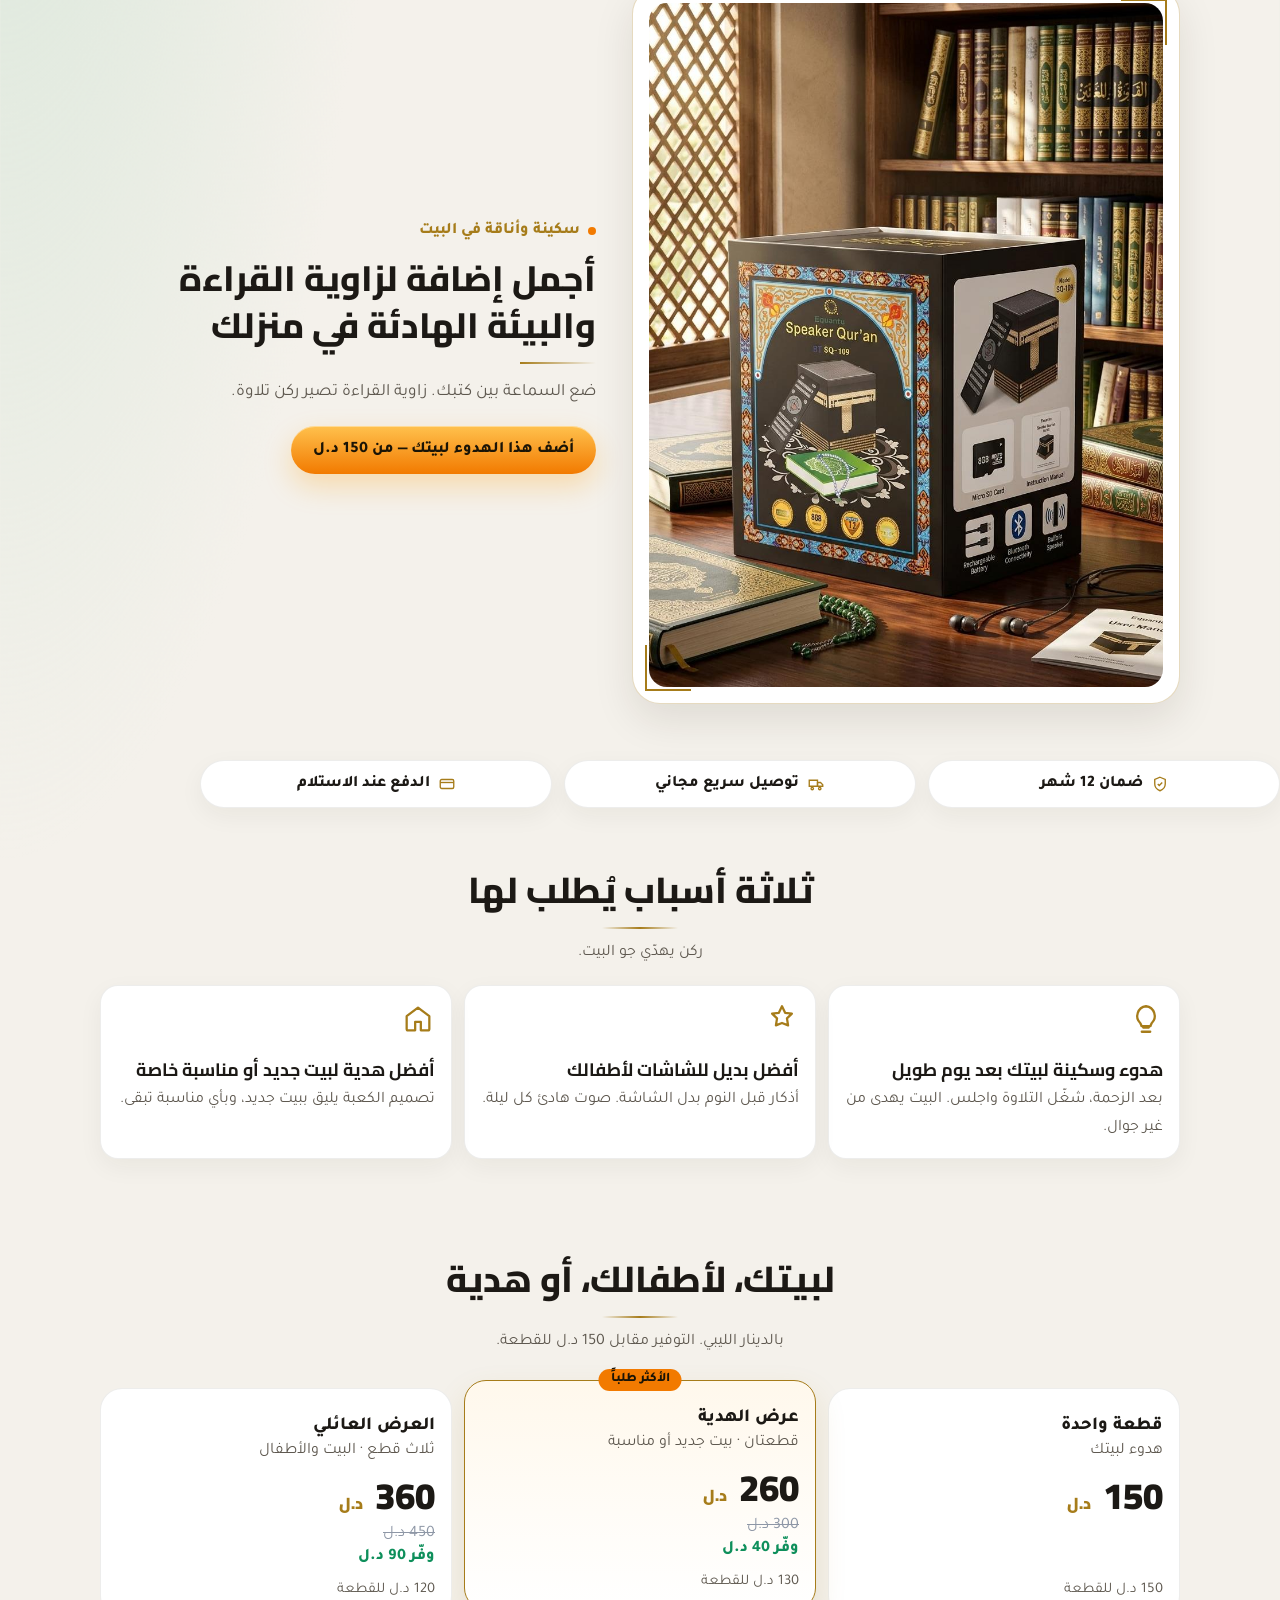
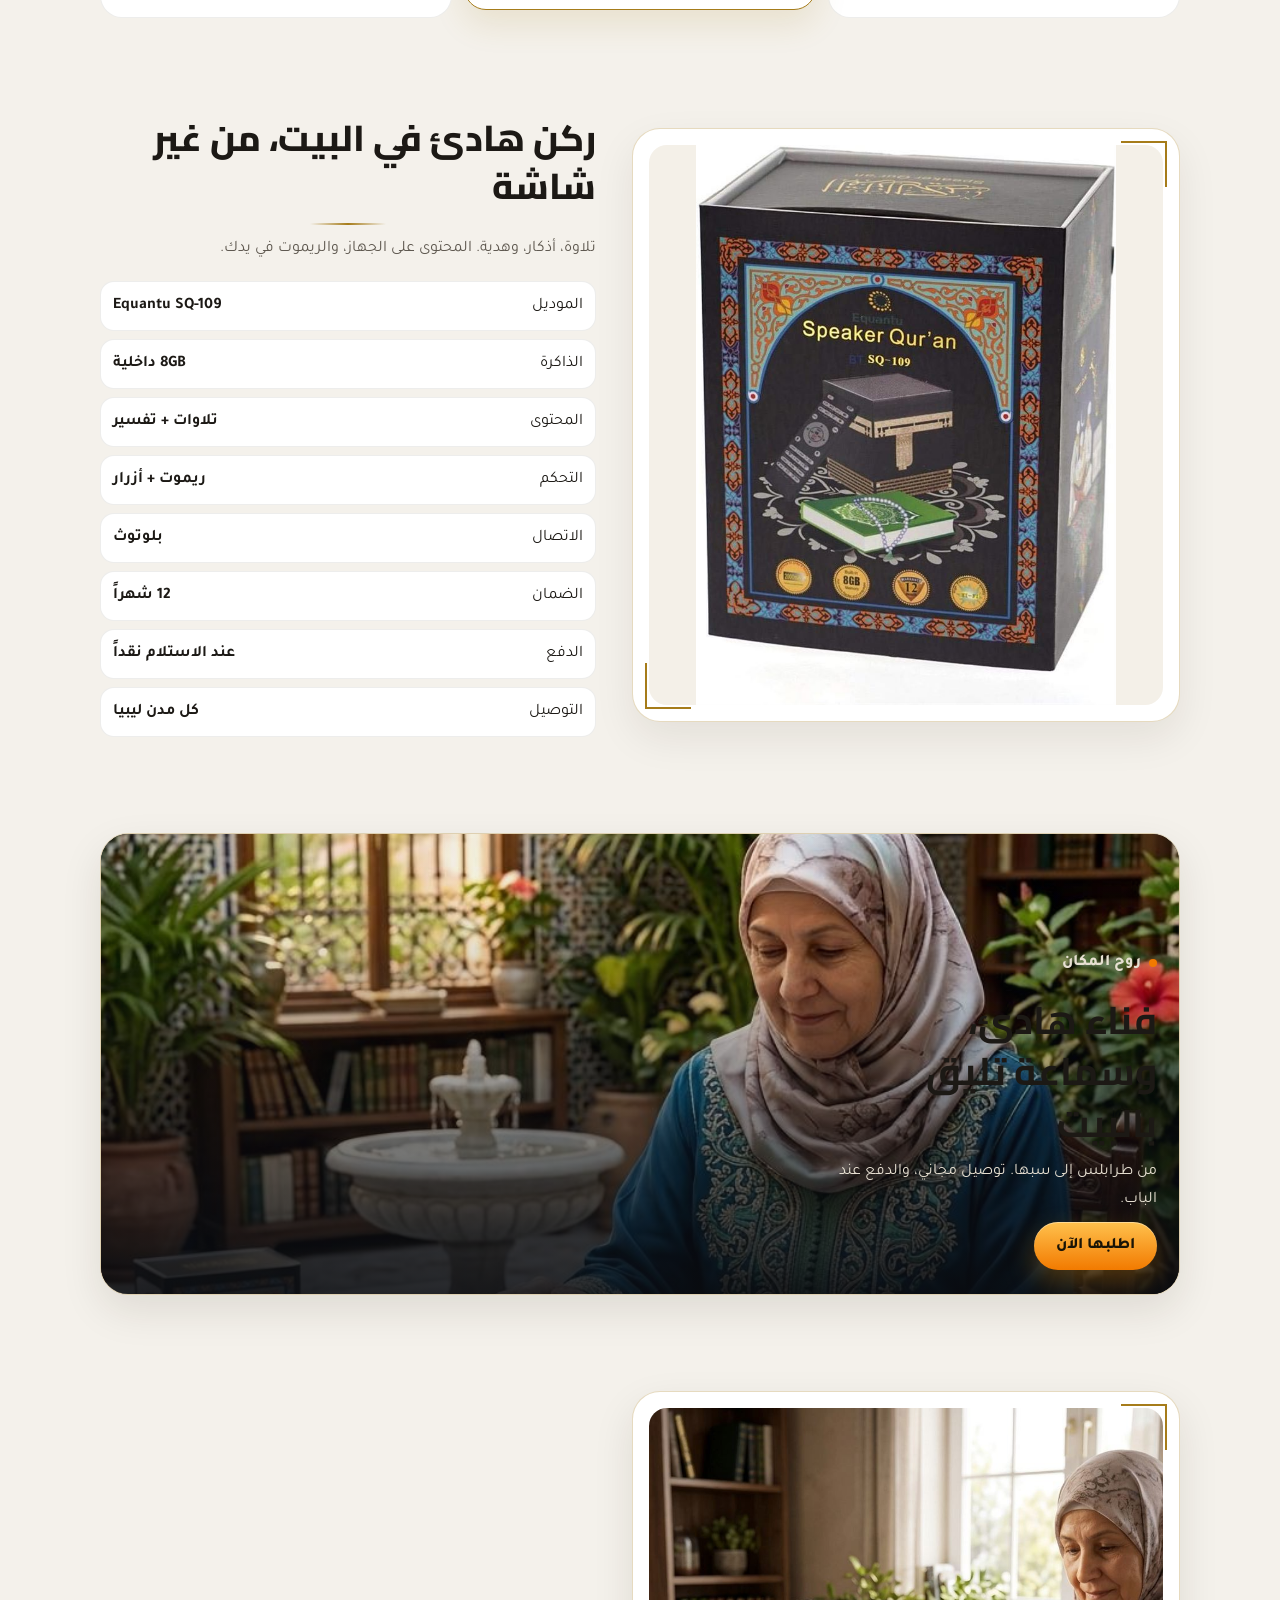
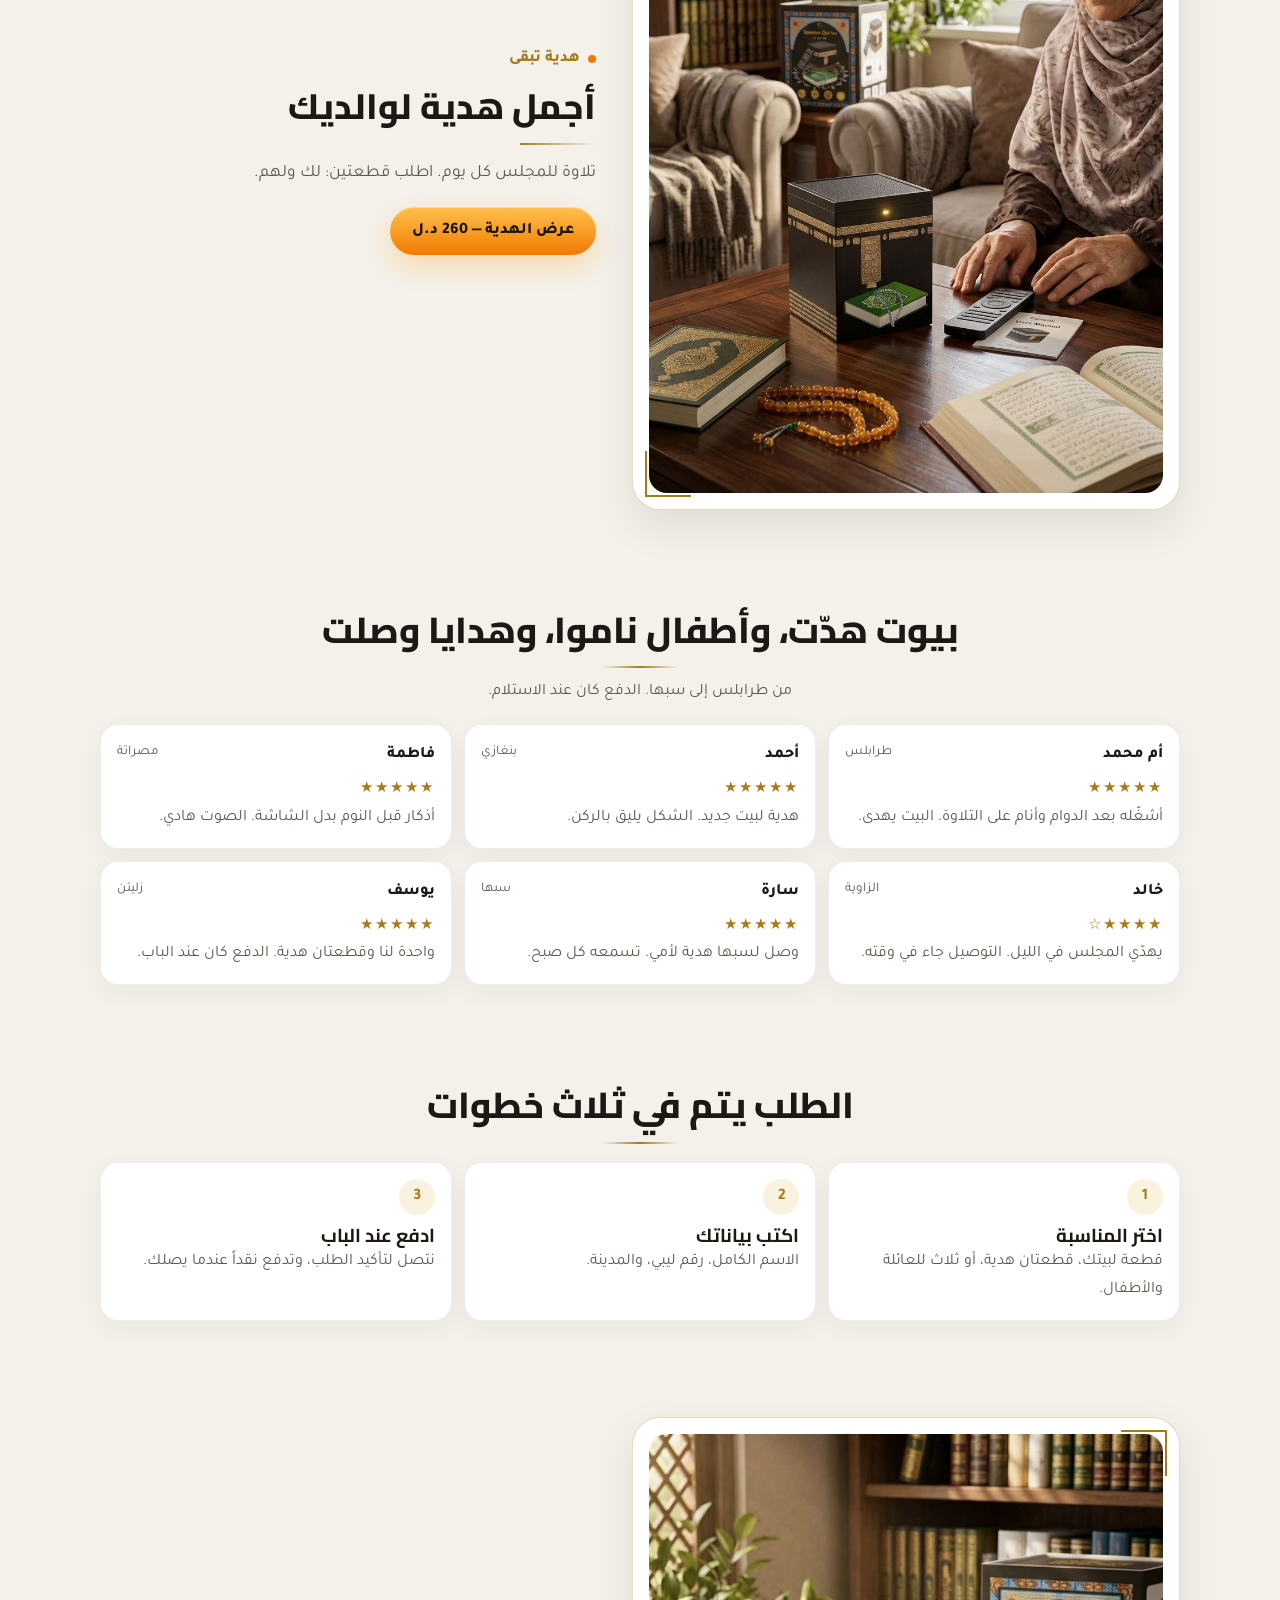
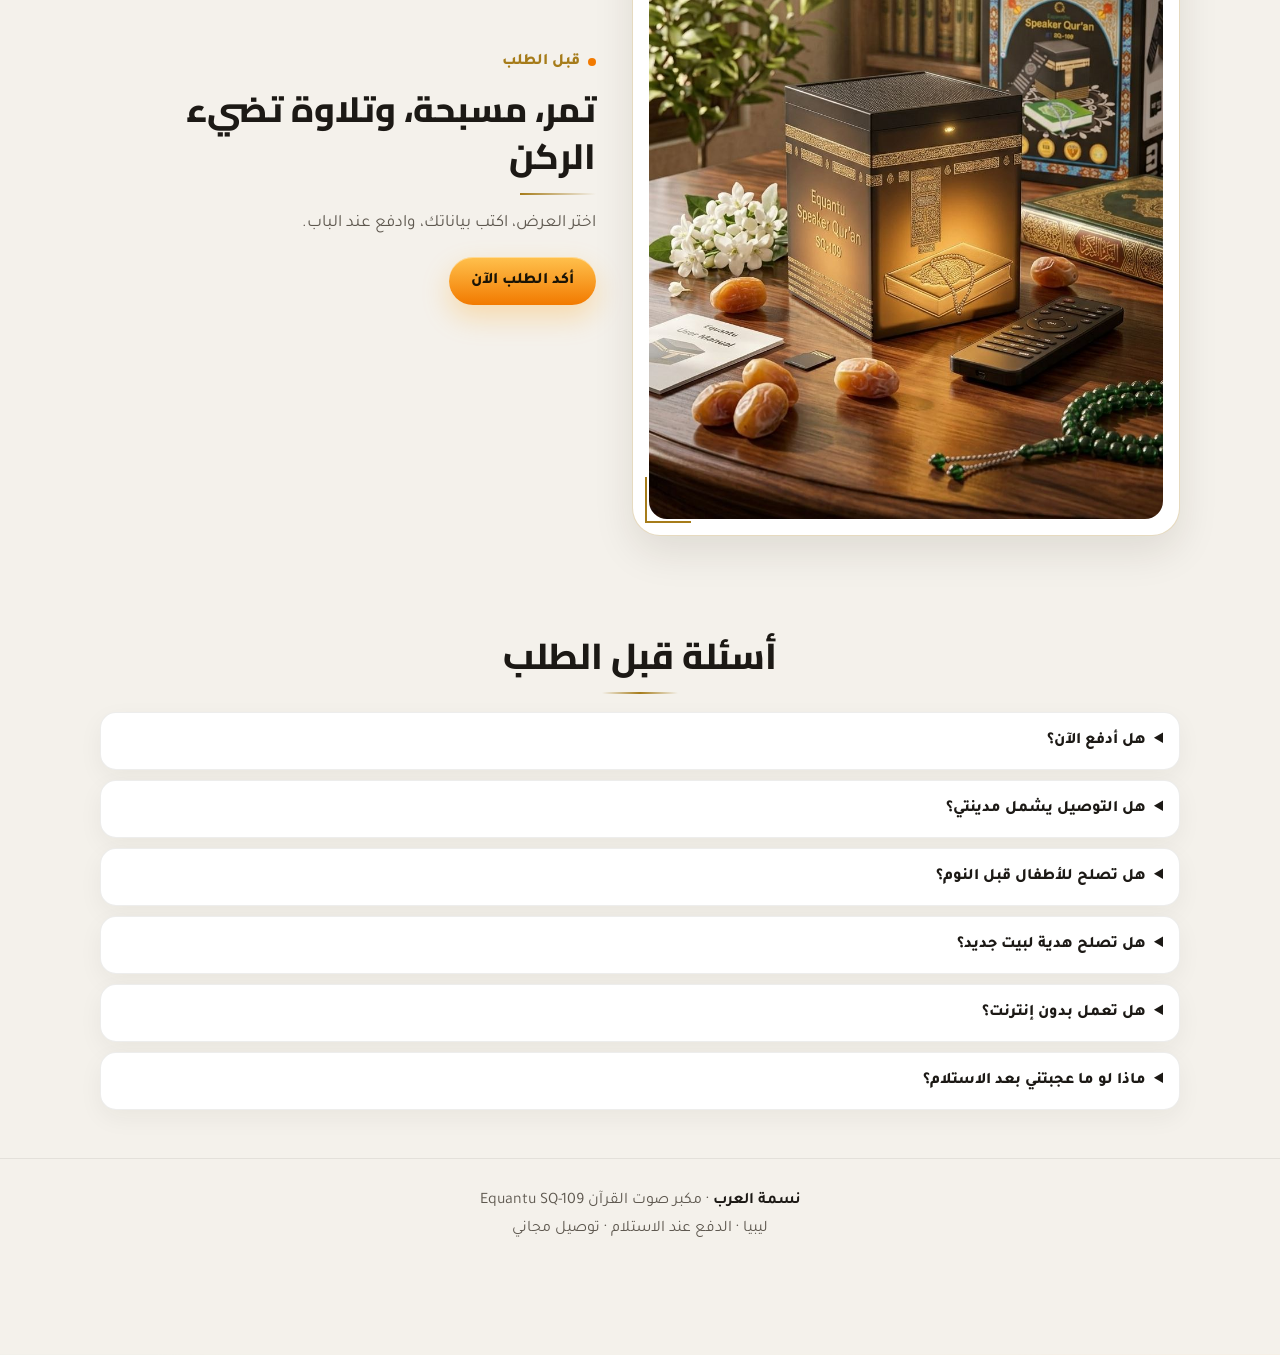
<file: product-quran.html>
<!DOCTYPE html>
<html lang="ar" dir="rtl">
<head>
    <meta charset="UTF-8">
    <meta name="viewport" content="width=device-width, initial-scale=1.0">
    <title>مكبر صوت القرآن الكريم SQ-109 | توصيل ليبيا والدفع عند الاستلام</title>
    <meta name="description" content="هدوء وسكينة لبيتك بعد يوم طويل، بديل للشاشات لأطفالك، وأجمل هدية لبيت جديد. مكبر القرآن SQ-109 من 150 د.ل. توصيل مجاني لكل ليبيا والدفع عند الاستلام.">
    <meta name="theme-color" content="#F4F1EB">
    <meta property="og:title" content="هدوء لبيتك وهدية تبقى | مكبر القرآن SQ-109">
    <meta property="og:description" content="سكينة بعد يوم طويل، أذكار ونوم هادئ للأطفال، وهدية لبيت جديد. الدفع عند الاستلام في ليبيا.">
    <link rel="canonical" href="https://nasmahome.shop/">
    <meta property="og:url" content="https://nasmahome.shop/">
    <meta property="og:image" content="https://nasmahome.shop/assets/hero-moroccan-table.jpg">
    <link rel="preload" as="image" href="assets/hero-moroccan-table.jpg" fetchpriority="high">
    <meta property="og:locale" content="ar_LY">
    <link rel="icon" href="images/nasma-home-logo.png" type="image/png">
    <link rel="preconnect" href="https://fonts.googleapis.com">
    <link rel="preconnect" href="https://fonts.gstatic.com" crossorigin>
    <link href="https://fonts.googleapis.com/css2?family=Cairo:wght@600;700;800;900&family=Tajawal:wght@400;500;700;800&display=swap" rel="stylesheet">
    <script>
    /* ضع معرفات التتبع هنا. اترك الحقل فارغاً إذا لم يكن جاهزاً. */
    window.NASMA_TRACK = {
        facebookPixelId: '',
        tiktokPixelId: '',
        googleMeasurementId: '',
        googleAdsId: '',
        googleAdsLabel: '',
        currency: 'LYD',
        contentId: 'DRP92203'
    };
    (function (cfg) {
        window.nasmaTrack = function (eventName, params) {
            params = params || {};
            var value = Number(params.value || 0);
            var currency = cfg.currency || 'LYD';
            var contentId = cfg.contentId || 'DRP92203';
            if (cfg.facebookPixelId && window.fbq) {
                if (eventName === 'PageView') fbq('track', 'PageView');
                else if (eventName === 'InitiateCheckout') fbq('track', 'InitiateCheckout', { value: value, currency: currency, content_ids: [contentId], content_type: 'product', num_items: 1 });
                else if (eventName === 'Purchase') fbq('track', 'Purchase', { value: value, currency: currency, content_ids: [contentId], content_type: 'product', num_items: 1 });
            }
            if (cfg.tiktokPixelId && window.ttq) {
                if (eventName === 'PageView') ttq.page();
                else if (eventName === 'InitiateCheckout') ttq.track('InitiateCheckout', { value: value, currency: currency, content_id: contentId, content_type: 'product' });
                else if (eventName === 'Purchase') ttq.track('CompletePayment', { value: value, currency: currency, content_id: contentId, content_type: 'product' });
            }
            if (window.gtag && (cfg.googleMeasurementId || cfg.googleAdsId)) {
                if (eventName === 'InitiateCheckout') gtag('event', 'begin_checkout', { currency: currency, value: value, items: [{ item_id: contentId, quantity: 1 }] });
                else if (eventName === 'Purchase') {
                    gtag('event', 'purchase', { transaction_id: params.transactionId || ('nasma-' + Date.now()), currency: currency, value: value, items: [{ item_id: contentId, quantity: 1 }] });
                    if (cfg.googleAdsId && cfg.googleAdsLabel) gtag('event', 'conversion', { send_to: cfg.googleAdsId + '/' + cfg.googleAdsLabel, value: value, currency: currency, transaction_id: params.transactionId || '' });
                }
            }
        };
        if (cfg.facebookPixelId) {
            !function (f, b, e, v, n, t, s) { if (f.fbq) return; n = f.fbq = function () { n.callMethod ? n.callMethod.apply(n, arguments) : n.queue.push(arguments); }; if (!f._fbq) f._fbq = n; n.push = n; n.loaded = !0; n.version = '2.0'; n.queue = []; t = b.createElement(e); t.async = !0; t.src = v; s = b.getElementsByTagName(e)[0]; s.parentNode.insertBefore(t, s); }(window, document, 'script', 'https://connect.facebook.net/en_US/fbevents.js');
            fbq('init', cfg.facebookPixelId);
            fbq('track', 'PageView');
        }
        if (cfg.tiktokPixelId) {
            !function (w, d, t) { w.TiktokAnalyticsObject = t; var ttq = w[t] = w[t] || []; ttq.methods = ['page', 'track', 'identify', 'instances', 'debug', 'on', 'off', 'once', 'ready', 'alias', 'group', 'enableCookie', 'disableCookie']; ttq.setAndDefer = function (t, e) { t[e] = function () { t.push([e].concat(Array.prototype.slice.call(arguments, 0))); }; }; for (var i = 0; i < ttq.methods.length; i++) ttq.setAndDefer(ttq, ttq.methods[i]); ttq.load = function (e, n) { var i = 'https://analytics.tiktok.com/i18n/pixel/events.js'; ttq._i = ttq._i || {}; ttq._i[e] = []; ttq._i[e]._u = i; ttq._t = ttq._t || {}; ttq._t[e] = +new Date(); ttq._o = ttq._o || {}; ttq._o[e] = n || {}; var o = document.createElement('script'); o.type = 'text/javascript'; o.async = !0; o.src = i + '?sdkid=' + e + '&lib=' + t; var a = document.getElementsByTagName('script')[0]; a.parentNode.insertBefore(o, a); }; }(window, document, 'ttq');
            ttq.load(cfg.tiktokPixelId);
            ttq.page();
        }
        if (cfg.googleMeasurementId || cfg.googleAdsId) {
            var gid = cfg.googleMeasurementId || cfg.googleAdsId;
            var gs = document.createElement('script');
            gs.async = true;
            gs.src = 'https://www.googletagmanager.com/gtag/js?id=' + encodeURIComponent(gid);
            document.head.appendChild(gs);
            window.dataLayer = window.dataLayer || [];
            window.gtag = function () { dataLayer.push(arguments); };
            gtag('js', new Date());
            if (cfg.googleMeasurementId) gtag('config', cfg.googleMeasurementId);
            if (cfg.googleAdsId) gtag('config', cfg.googleAdsId);
        }
    })(window.NASMA_TRACK);
    </script>
    <script type="application/ld+json">
    {
        "@context": "https://schema.org",
        "@type": "Product",
        "name": "Equantu Speaker Qur'an SQ-109",
        "sku": "SQ-109",
        "image": "https://nasmahome.shop/assets/hero-moroccan-table.jpg",
        "description": "هدوء وسكينة للبيت بعد يوم طويل، بديل للشاشات بأذكار ونوم هادئ، وهدية لبيت جديد أو مناسبة خاصة. الدفع عند الاستلام في ليبيا.",
        "brand": { "@type": "Brand", "name": "Equantu" },
        "offers": {
            "@type": "AggregateOffer",
            "priceCurrency": "LYD",
            "lowPrice": "150",
            "highPrice": "360",
            "offerCount": "3",
            "availability": "https://schema.org/InStock"
        }
    }
    </script>
    <style>
        :root {
            /* نظام الألوان — عدّل هذه القيم فقط لتغيير مظهر المتجر */
            --bg: #F4F1EB;
            --bg-2: #FFFFFF;
            --text: #1C1915;
            --muted: #5E584F;
            --gold: #A67C1A;
            --gold-2: #D4AF37;
            --amber: #F27A00;
            --amber-2: #FFC14D;
            --buy: #12A150;
            --buy-2: #34D17A;
            --ink: #1A1406;
            --line: rgba(28, 25, 21, 0.08);
            --gold-line: rgba(166, 124, 26, 0.28);
            --ok: #0E8F5B;
            --err: #C83B3B;
            --radius: 22px;
        }
        *, *::before, *::after { box-sizing: border-box; margin: 0; padding: 0; }
        html { scroll-behavior: smooth; scroll-padding-top: 56px; background: var(--bg); }
        body {
            font-family: "Tajawal", "Cairo", "Segoe UI", Tahoma, sans-serif;
            background:
                radial-gradient(ellipse 80% 42% at 100% -8%, rgba(255, 206, 156, 0.55), transparent 56%),
                radial-gradient(ellipse 60% 38% at 0% 12%, rgba(198, 224, 206, 0.7), transparent 52%),
                var(--bg);
            color: var(--text);
            line-height: 1.75;
            min-height: 100vh;
            overflow-x: hidden;
        }
        body.has-sticky { padding-bottom: calc(92px + env(safe-area-inset-bottom)); }
        img { max-width: 100%; display: block; }
        a { color: inherit; text-decoration: none; }
        button, input, select, textarea { font-family: inherit; font-size: 16px; }
        h1, h2, h3, .brand strong, .offer-price, .price-lg {
            font-family: "Cairo", "Tajawal", sans-serif;
            line-height: 1.35;
        }
        .wrap { width: min(1080px, calc(100% - 32px)); margin: 0 auto; }
        .topbar {
            position: sticky;
            top: 0;
            z-index: 40;
            background: linear-gradient(90deg, #ff8a00, #e52e71, #ff8a00);
            background-size: 200% auto;
            animation: gradientAnim 3s linear infinite;
            padding: 12px 0;
            overflow: hidden;
            white-space: nowrap;
        }
        .topbar-marquee {
            display: inline-block;
            animation: marqueeAnim 18s linear infinite;
            font-family: "Cairo", "Tajawal", sans-serif;
            font-weight: 700;
            font-size: 16px;
            color: #ffffff;
            text-shadow: 1px 1px 2px rgba(0, 0, 0, 0.3);
        }
        .topbar-gap { display: inline-block; width: 4.5em; }
        @keyframes gradientAnim {
            0% { background-position: 0% center; }
            100% { background-position: 200% center; }
        }
        @keyframes marqueeAnim {
            0% { transform: translateX(100%); }
            100% { transform: translateX(-100%); }
        }
        .header {
            display: flex;
            align-items: center;
            justify-content: space-between;
            gap: 12px;
            padding: 14px 0 6px;
        }
        .brand { display: flex; align-items: center; gap: 10px; }
        .mark {
            width: 42px; height: 42px; border-radius: 13px;
            display: grid; place-items: center;
            background: linear-gradient(160deg, #FFF6DE, #FFFFFF);
            border: 1px solid var(--gold-line);
            color: var(--gold);
            font-family: "Cairo", sans-serif;
            font-weight: 900;
        }
        .brand strong { display: block; font-size: 1.05rem; }
        .brand small { color: var(--muted); font-size: 0.82rem; }
        .btn {
            display: inline-flex;
            align-items: center;
            justify-content: center;
            border: 0;
            cursor: pointer;
            border-radius: 999px;
            font-weight: 800;
            min-height: 48px;
            padding: 0 22px;
            transition: transform 0.15s ease, filter 0.15s ease;
        }
        .btn-gold {
            background: linear-gradient(180deg, var(--amber-2) 0%, var(--amber) 100%);
            color: var(--ink);
            box-shadow: 0 12px 28px rgba(255, 159, 10, 0.28), inset 0 1px 0 rgba(255, 255, 255, 0.4);
        }
        .btn-gold:hover { filter: brightness(1.06); transform: translateY(-1px); }
        .btn-line {
            background: transparent;
            color: var(--text);
            border: 1px solid var(--gold-line);
            min-height: 48px;
        }
        .btn:disabled { opacity: 0.65; cursor: wait; transform: none; }
        .hero { padding: 18px 0 28px; }
        .hero-grid { display: grid; gap: 26px; align-items: center; }
        .kicker {
            display: inline-flex;
            align-items: center;
            gap: 8px;
            color: var(--gold);
            font-weight: 800;
            letter-spacing: 0;
            margin-bottom: 10px;
        }
        .kicker i {
            width: 8px; height: 8px; border-radius: 50%;
            background: var(--amber); display: inline-block;
        }
        h1 { font-size: clamp(1.85rem, 5vw, 3.3rem); font-weight: 900; }
        h1 span {
            display: block;
            margin-top: 8px;
            font-size: 0.62em;
            font-weight: 700;
            color: #8A6414;
        }
        .lead { margin: 14px 0 18px; color: var(--muted); font-size: 1.08rem; max-width: 40rem; }
        .hero-actions { display: flex; flex-wrap: wrap; gap: 10px; align-items: center; }
        .from {
            margin-top: 14px;
            color: var(--muted);
        }
        .from b { color: var(--text); font-size: 1.35rem; font-family: "Cairo", sans-serif; }
        .from em { color: var(--gold); font-style: normal; font-weight: 800; }
        .frame {
            position: relative;
            background: #FFFFFF;
            border: 1px solid var(--gold-line);
            border-radius: 28px;
            padding: 16px;
            box-shadow: 0 16px 40px rgba(40, 30, 10, 0.08);
        }
        .frame::before, .frame::after {
            content: "";
            position: absolute;
            width: 46px; height: 46px;
            border: 2px solid var(--gold);
            z-index: 1;
            pointer-events: none;
        }
        .frame::before { top: 12px; right: 12px; border-left: 0; border-bottom: 0; }
        .frame::after { bottom: 12px; left: 12px; border-right: 0; border-top: 0; }
        .frame img {
            width: 100%;
            max-height: 520px;
            object-fit: contain;
            margin: 0 auto;
            border-radius: 18px;
            background: #F4F0E8;
        }
        .hero .frame img {
            max-height: none;
            height: auto;
            object-fit: cover;
            object-position: center;
            background: #140f0c;
        }
        .frame-life {
            box-shadow: 0 16px 40px rgba(40, 30, 10, 0.1);
        }
        .frame-life img {
            max-height: 640px;
            height: auto;
            object-fit: cover;
            object-position: center;
            background: #140f0c;
        }
        .riad {
            position: relative;
            width: min(1080px, calc(100% - 32px));
            margin: 0 auto;
            min-height: 460px;
            border-radius: 28px;
            overflow: hidden;
            border: 1px solid var(--gold-line);
            box-shadow: 0 16px 40px rgba(40, 30, 10, 0.1);
        }
        .riad img {
            position: absolute;
            inset: 0;
            width: 100%;
            height: 100%;
            max-height: none;
            object-fit: cover;
            object-position: center 42%;
            border-radius: 0;
            background: #0A0D12;
        }
        .riad-copy {
            position: relative;
            z-index: 1;
            min-height: 460px;
            display: flex;
            flex-direction: column;
            justify-content: flex-end;
            align-items: flex-start;
            gap: 8px;
            padding: 28px 22px 24px;
            background: linear-gradient(180deg, rgba(10, 13, 18, 0.05) 20%, rgba(10, 13, 18, 0.88) 100%);
        }
        .riad-copy h2 { font-size: clamp(1.6rem, 3vw, 2.4rem); max-width: 16ch; }
        .riad-copy p { color: #E7E0D2; max-width: 36ch; }
        .ambient-copy h2 {
            font-size: clamp(1.55rem, 3vw, 2.2rem);
            font-weight: 800;
        }
        .ambient-copy h2::after {
            content: "";
            display: block;
            width: 76px;
            height: 2px;
            margin: 12px 0 0;
            background: linear-gradient(90deg, var(--gold), transparent);
        }
        .ambient-copy .lead { margin-bottom: 18px; }
        .badges, .trust, .features, .reviews, .steps, .faq, .offers {
            display: grid;
            gap: 12px;
        }
        .badges { grid-template-columns: 1fr; margin: 8px 0 10px; }
        .badge, .glass, .feature, .review, .step, .faq details, .summary {
            background: #FFFFFF;
            border: 1px solid var(--line);
            box-shadow: 0 8px 24px rgba(40, 30, 10, 0.05);
        }
        .order-card {
            background: #FFFFFF;
            border: 1px solid rgba(28, 25, 21, 0.06);
            box-shadow: 0 18px 48px rgba(40, 30, 10, 0.12);
        }
        .badge {
            border-radius: 999px;
            min-height: 48px;
            display: flex;
            align-items: center;
            justify-content: center;
            gap: 8px;
            font-weight: 800;
            padding: 8px 14px;
        }
        .badge svg { width: 18px; height: 18px; stroke: var(--gold); fill: none; stroke-width: 1.8; }
        section { padding: 28px 0; }
        .sec-title { text-align: center; margin-bottom: 18px; }
        .sec-title h2 { font-size: clamp(1.55rem, 3vw, 2.25rem); font-weight: 800; }
        .sec-title h2::after {
            content: "";
            display: block;
            width: 76px; height: 2px;
            margin: 12px auto 0;
            background: linear-gradient(90deg, transparent, var(--gold), transparent);
        }
        .sec-title p { color: var(--muted); margin-top: 10px; }
        .offers { align-items: stretch; }
        .offer {
            position: relative;
            width: 100%;
            text-align: center;
            color: inherit;
            background: #FFFFFF;
            border: 1px solid var(--line);
            border-radius: var(--radius);
            padding: 26px 16px 18px;
            cursor: pointer;
            display: flex;
            flex-direction: column;
            gap: 4px;
            min-height: 230px;
        }
        .offer.is-selected {
            border-color: var(--gold);
            background: linear-gradient(180deg, #FFF8EC, #FFFFFF);
            box-shadow: 0 14px 32px rgba(166, 124, 26, 0.14);
        }
        .ribbon {
            position: absolute;
            top: -12px; left: 50%;
            transform: translateX(-50%);
            background: var(--amber);
            color: var(--ink);
            font-weight: 800;
            font-size: 0.82rem;
            border-radius: 999px;
            padding: 3px 12px;
            white-space: nowrap;
        }
        .offer-name { font-weight: 800; font-size: 1.15rem; }
        .offer-qty { color: var(--muted); }
        .offer-price {
            font-size: 2.3rem;
            font-weight: 900;
            margin-top: 6px;
            color: #1C1915;
        }
        .offer-price small { font-size: 1rem; color: var(--gold); margin-right: 4px; }
        .offer-old { color: #8E97A6; text-decoration: line-through; }
        .offer-save { color: var(--ok); font-weight: 800; }
        .offer-per { color: var(--muted); font-size: 0.92rem; margin-top: auto; }
        .features { grid-template-columns: 1fr; }
        #angles .features { grid-template-columns: 1fr; }
        .feature, .review, .step { border-radius: 18px; padding: 16px; }
        .feature svg, .ico {
            width: 34px; height: 34px;
            color: var(--gold);
            stroke: currentColor;
            fill: none;
            stroke-width: 1.6;
            stroke-linecap: round;
            stroke-linejoin: round;
        }
        .feature h3 { margin: 10px 0 4px; font-size: 1.12rem; }
        .feature p, .review p, .step p, .spec p { color: var(--muted); }
        .showcase {
            display: grid;
            gap: 18px;
            align-items: center;
        }
        .specs { display: grid; gap: 8px; margin-top: 14px; }
        .spec {
            display: flex;
            justify-content: space-between;
            gap: 12px;
            padding: 10px 12px;
            border-radius: 14px;
            background: #FFFFFF;
            border: 1px solid var(--line);
        }
        .spec b { font-weight: 700; }
        .reviews { grid-template-columns: 1fr; }
        .stars { color: var(--gold); letter-spacing: 2px; font-size: 0.95rem; }
        .review header { display: flex; justify-content: space-between; gap: 8px; margin-bottom: 8px; }
        .review cite { font-style: normal; font-weight: 800; }
        .review small { color: var(--muted); }
        .steps { grid-template-columns: 1fr; }
        .step b {
            display: grid; place-items: center;
            width: 36px; height: 36px; border-radius: 50%;
            background: rgba(212, 175, 55, 0.16);
            color: var(--gold);
            margin-bottom: 8px;
        }
        .order-card { border-radius: 28px; padding: 18px 16px 20px; }
        .order-card h2 { font-size: 1.6rem; text-align: center; }
        .hint { text-align: center; color: var(--muted); margin: 6px 0 14px; }
        .pills { display: grid; grid-template-columns: repeat(3, 1fr); gap: 8px; }
        .pill {
            background: #F7F4EE;
            color: var(--text);
            border: 1px solid #E6DFD3;
            border-radius: 16px;
            min-height: 64px;
            padding: 8px 6px;
            cursor: pointer;
            display: flex;
            flex-direction: column;
            align-items: center;
            justify-content: center;
            gap: 2px;
        }
        .pill span { color: var(--muted); font-size: 0.82rem; }
        .pill.is-selected { border-color: #E09A12; background: #FFF6E4; color: var(--text); }
        .summary {
            margin: 12px 0;
            border-radius: 16px;
            padding: 12px 14px;
            display: flex;
            justify-content: space-between;
            align-items: center;
            gap: 10px;
        }
        .order-card .summary { background: #F7F4EE; box-shadow: none; }
        .summary span, .summary em { display: block; color: var(--muted); font-style: normal; font-size: 0.9rem; }
        .summary-price { text-align: left; }
        .summary-price strong { font-size: 1.35rem; font-family: "Cairo", sans-serif; }
        .summary-price em { color: var(--ok); font-weight: 800; }
        .field { margin-bottom: 12px; }
        .field label { display: block; font-weight: 700; margin-bottom: 6px; }
        .field input, .field select, .field textarea {
            width: 100%;
            color: var(--text);
            background: #FFFcf8;
            border: 1px solid #E4DDD2;
            border-radius: 14px;
            min-height: 52px;
            padding: 12px 14px;
            outline: none;
            color-scheme: light;
        }
        .field textarea { min-height: 96px; resize: vertical; }
        .field input:focus, .field select:focus, .field textarea:focus { border-color: var(--amber); }
        .field.is-invalid input, .field.is-invalid select, .field.is-invalid textarea { border-color: var(--err); }
        .err { color: var(--err); font-size: 0.9rem; margin-top: 6px; }
        .phone { direction: ltr; text-align: right; }
        .thanks-card .btn,
        .order-card .submit {
            width: 100%;
            margin-top: 8px;
            min-height: 60px;
            font-size: 1.18rem;
            background: linear-gradient(180deg, var(--buy-2) 0%, var(--buy) 100%);
            color: #FFFFFF;
            box-shadow: 0 14px 28px rgba(18, 161, 80, 0.32);
        }
        .order-card .submit:hover,
        .thanks-card .btn:hover { filter: brightness(1.05); }
        .fine { text-align: center; color: var(--muted); margin-top: 10px; font-size: 0.92rem; }
        .form-msg { text-align: center; margin-top: 10px; font-weight: 700; min-height: 1.2em; }
        .form-msg.ok { color: var(--ok); }
        .form-msg.err { color: var(--err); }
        .thanks {
            position: fixed;
            inset: 0;
            z-index: 80;
            display: grid;
            place-items: center;
            padding: 24px 16px;
            background: rgba(28, 25, 21, 0.46);
            opacity: 0;
            visibility: hidden;
            pointer-events: none;
            transition: opacity 0.25s ease, visibility 0.25s ease;
        }
        .thanks.is-open { opacity: 1; visibility: visible; pointer-events: auto; }
        .thanks-card {
            width: min(440px, 100%);
            background: #FFFFFF;
            color: var(--text);
            border-radius: 28px;
            padding: 32px 22px 26px;
            text-align: center;
            box-shadow: 0 24px 60px rgba(40, 30, 10, 0.22);
            transform: translateY(16px);
            transition: transform 0.25s ease;
        }
        .thanks.is-open .thanks-card { transform: none; }
        .thanks-card h2 { font-size: 1.7rem; margin-bottom: 8px; }
        .thanks-card .hint { color: var(--muted); }
        .thanks-card .btn { width: 100%; margin-top: 16px; }
        .success-mark {
            width: 64px; height: 64px; margin: 0 auto 10px;
            border-radius: 50%;
            display: grid; place-items: center;
            background: rgba(61, 220, 151, 0.15);
            color: var(--ok);
            font-size: 2rem;
            font-weight: 900;
        }
        .faq { gap: 10px; }
        .faq details { border-radius: 16px; padding: 14px 16px; }
        .faq summary { cursor: pointer; font-weight: 800; }
        .faq p { color: var(--muted); margin-top: 8px; }
        .footer {
            border-top: 1px solid var(--line);
            padding: 28px 0 20px;
            color: var(--muted);
            text-align: center;
        }
        .footer strong { color: var(--text); }
        .sticky {
            position: fixed;
            inset-inline: 0;
            bottom: 0;
            z-index: 50;
            display: flex;
            align-items: center;
            justify-content: space-between;
            gap: 12px;
            padding: 10px 14px calc(10px + env(safe-area-inset-bottom));
            background: rgba(255, 255, 255, 0.96);
            color: var(--text);
            border-top: 1px solid var(--line);
            box-shadow: 0 -8px 24px rgba(40, 30, 10, 0.06);
            backdrop-filter: blur(16px);
            transition: transform 0.25s ease;
        }
        .sticky.is-hidden { transform: translateY(120%); pointer-events: none; }
        .sticky span, .sticky em { display: block; color: var(--muted); font-style: normal; font-size: 0.85rem; }
        .sticky strong { font-size: 1.15rem; }
        .sticky em[hidden],
        .summary em[hidden] { display: none; }
        .hp {
            position: absolute;
            width: 1px; height: 1px;
            overflow: hidden;
            clip: rect(0 0 0 0);
        }
        .noscript {
            background: #3a2a12;
            color: #fff;
            text-align: center;
            padding: 10px;
        }
        :focus-visible { outline: 2px solid var(--amber); outline-offset: 3px; }
        @media (min-width: 720px) {
            .badges, .steps { grid-template-columns: repeat(3, 1fr); }
            .features { grid-template-columns: repeat(2, 1fr); }
            .reviews { grid-template-columns: repeat(2, 1fr); }
            .frame img { max-height: 560px; }
            .frame-life img { max-height: none; }
            .order-card { padding: 28px 26px; }
        }
        @media (min-width: 960px) {
            .hero-grid, .showcase { grid-template-columns: 1.05fr 0.95fr; gap: 36px; }
            .offers { grid-template-columns: repeat(3, 1fr); padding-top: 14px; }
            .offer[data-offer="gift"] { transform: translateY(-8px); }
            .features { grid-template-columns: repeat(3, 1fr); }
            #angles .features { grid-template-columns: repeat(3, 1fr); }
            .reviews { grid-template-columns: repeat(3, 1fr); }
            section { padding: 48px 0; }
        }
        @media (max-width: 719px) {
            .offer[data-offer="gift"] { order: -1; }
            .hero-grid { display: flex; flex-direction: column; }
            .hero-visual { order: -1; width: 100%; align-self: stretch; }
            .showcase .frame { width: 100%; align-self: stretch; }
            .hero .frame img,
            .frame img,
            .frame-life img {
                width: 100%;
                height: auto;
                max-height: none;
                object-fit: contain;
                object-position: center;
            }
            .frame { padding: 10px; }
            .riad, .riad-copy { min-height: 220px; }
        }
        @media (prefers-reduced-motion: reduce) {
            html { scroll-behavior: auto; }
            *, *::before, *::after { transition: none !important; }
            .topbar, .topbar-marquee { animation: none; }
            .topbar-marquee {
                display: block;
                transform: none;
                text-align: center;
                white-space: normal;
                padding: 0 16px;
            }
        }
    </style>
</head>
<body class="has-sticky" id="top">
    <div class="topbar" role="region" aria-label="إعلان التوصيل">
        <div class="topbar-marquee">
            <span>🔥 توصيل سريع لكافة المدن الليبية | الدفع عند الاستلام</span>
            <span class="topbar-gap" aria-hidden="true"></span>
            <span>🚀 توصيل سريع لكافة المدن الليبية | الدفع عند الاستلام</span>
        </div>
    </div>
    <header class="wrap header">
        <a class="brand" href="#top" aria-label="نسمة العرب">
            <span class="mark" aria-hidden="true">ن</span>
            <span>
                <strong>نسمة العرب</strong>
                <small>ليبيا · الدفع عند الاستلام</small>
            </span>
        </a>
        <a class="btn btn-gold" href="#order">اطلب الآن</a>
    </header>

    <main>
    <section class="hero">
        <div class="wrap hero-grid">
            <div class="hero-copy">
                <p class="kicker"><i></i> Equantu · SQ-109</p>
                <h1>هدوء وسكينة لبيتك بعد يوم طويل<span>مكبر صوت القرآن الكريم بتصميم الكعبة المشرفة</span></h1>
                <p class="lead">تلاوة تهدّي البيت، أذكار بدل الشاشة، وهدية تبقى. ادفع عند الباب في أي مدينة ليبية.</p>
                <div class="hero-actions">
                    <a class="btn btn-gold" href="#order">اطلب الآن — الدفع عند الاستلام</a>
                    <a class="btn btn-line" href="#offers">شاهد العروض</a>
                </div>
                <p class="from">يبدأ من <b>150 د.ل</b> · عرض القطعتين <em>260 د.ل</em></p>
            </div>
            <div class="frame hero-visual">
                <img src="assets/hero-moroccan-table.jpg" width="964" height="1024" alt="علبة مكبر القرآن SQ-109 على طاولة فسيفسائية في فناء مغربي" fetchpriority="high">
            </div>
        </div>
    </section>

    <section>
        <div class="wrap">
            <form class="order-card" id="order" novalidate onsubmit="return false;">
                <div id="formBody">
                    <h2>اطلب الهدوء لبيتك اليوم</h2>
                    <p class="hint">لن يُخصم أي مبلغ الآن. المندوب يستلم القيمة نقداً عند الباب.</p>
                    <div class="pills" role="group" aria-label="تأكيد العرض">
                        <button type="button" class="pill" data-offer="single" aria-pressed="false"><b>150 د.ل</b><span>قطعة واحدة</span></button>
                        <button type="button" class="pill is-selected" data-offer="gift" aria-pressed="true"><b>260 د.ل</b><span>عرض الهدية</span></button>
                        <button type="button" class="pill" data-offer="family" aria-pressed="false"><b>360 د.ل</b><span>عائلي</span></button>
                    </div>
                    <div class="summary" id="summary" aria-live="polite">
                        <div>
                            <strong id="summaryLabel">عرض الهدية</strong>
                            <span id="summaryMeta">قطعتان · 130 د.ل للقطعة</span>
                        </div>
                        <div class="summary-price">
                            <strong id="summaryPrice">260 د.ل</strong>
                            <em id="summarySave">وفّر 40 د.ل</em>
                        </div>
                    </div>
                    <div class="field" id="fieldName">
                        <label for="order-name">الاسم الكامل</label>
                        <input id="order-name" name="name" type="text" autocomplete="name" maxlength="80" required>
                        <p class="err" id="nameErr" hidden></p>
                    </div>
                    <div class="field" id="fieldPhone">
                        <label for="order-phone">رقم الهاتف</label>
                        <input id="order-phone" name="phone" class="phone" type="tel" inputmode="tel" autocomplete="tel" placeholder="09XXXXXXXX" maxlength="20" required>
                        <p class="err" id="phoneErr" hidden></p>
                    </div>
                    <div class="field" id="fieldCity">
                        <label for="order-city">المدينة</label>
                        <select id="order-city" name="city" required>
                            <option value="">اختر المدينة</option>
                            <optgroup label="المنطقة الغربية">
                                <option>طرابلس</option>
                                <option>تاجوراء</option>
                                <option>جنزور</option>
                                <option>عين زارة</option>
                                <option>سوق الجمعة</option>
                                <option>الزاوية</option>
                                <option>الزهراء</option>
                                <option>صبراتة</option>
                                <option>غريان</option>
                                <option>ترهونة</option>
                                <option>مسلاتة</option>
                                <option>الخمس</option>
                                <option>زليتن</option>
                                <option>مصراتة</option>
                                <option>بني وليد</option>
                            </optgroup>
                            <optgroup label="المنطقة الشرقية">
                                <option>بنغازي</option>
                                <option>البيضاء</option>
                                <option>المرج</option>
                                <option>شحات</option>
                                <option>درنة</option>
                                <option>طبرق</option>
                                <option>أجدابيا</option>
                                <option>توكرة</option>
                            </optgroup>
                            <optgroup label="الوسط والجنوب">
                                <option>سرت</option>
                                <option>هون</option>
                                <option>ودان</option>
                                <option>سبها</option>
                                <option>أوباري</option>
                                <option>مرزق</option>
                                <option>غات</option>
                                <option>غدامس</option>
                                <option>الكفرة</option>
                            </optgroup>
                            <option value="أخرى">مدينة أخرى</option>
                        </select>
                        <p class="err" id="cityErr" hidden></p>
                    </div>
                    <div class="field" id="fieldCityOther" hidden>
                        <label for="order-city-other">اسم المدينة</label>
                        <input id="order-city-other" name="cityOther" type="text" maxlength="40" autocomplete="address-level2">
                        <p class="err" id="cityOtherErr" hidden></p>
                    </div>
                    <button type="submit" class="btn btn-gold submit" id="orderSubmit">تأكيد الطلب — 260 د.ل</button>
                    <p class="fine">توصيل مجاني · ضمان 12 شهر · بدون بطاقة وبدون تحويل مسبق</p>
                    <p class="form-msg" id="orderMsg" role="status"></p>
                </div>
            </form>
        </div>
    </section>

        <section class="ambient" id="ambient">
            <div class="wrap showcase">
                <div class="frame frame-life">
                    <img src="images/equantu/quran-lifestyle.jpg" width="896" height="1193" alt="علبة مكبر القرآن Equantu SQ-109 على مكتب دافئ أمام مكتبة كتب دينية" loading="lazy" decoding="async">
                </div>
                <div class="ambient-copy">
                    <p class="kicker"><i></i> سكينة وأناقة في البيت</p>
                    <h2>أجمل إضافة لزاوية القراءة والبيئة الهادئة في منزلك</h2>
                    <p class="lead">ضع السماعة بين كتبك. زاوية القراءة تصير ركن تلاوة.</p>
                    <a class="btn btn-gold" href="#order">أضف هذا الهدوء لبيتك — من 150 د.ل</a>
                </div>
            </div>
        </section>

        <div class="wrap badges" aria-label="ضمانات الطلب">
            <div class="badge">
                <svg viewBox="0 0 24 24" aria-hidden="true"><path d="M12 3l7 3v6c0 4.5-2.8 7.4-7 9-4.2-1.6-7-4.5-7-9V6l7-3z"/><path d="M9 12l2 2 4-4"/></svg>
                ضمان 12 شهر
            </div>
            <div class="badge">
                <svg viewBox="0 0 24 24" aria-hidden="true"><path d="M3 7h11v8H3z"/><path d="M14 10h4l3 3v2h-7z"/><circle cx="7" cy="18" r="1.6"/><circle cx="17" cy="18" r="1.6"/></svg>
                توصيل سريع مجاني
            </div>
            <div class="badge">
                <svg viewBox="0 0 24 24" aria-hidden="true"><rect x="3" y="6" width="18" height="12" rx="2"/><path d="M3 10h18"/></svg>
                الدفع عند الاستلام
            </div>
        </div>

        <section id="angles">
            <div class="wrap">
                <div class="sec-title">
                    <h2>ثلاثة أسباب يُطلب لها</h2>
                    <p>ركن يهدّي جو البيت.</p>
                </div>
                <div class="features">
                    <article class="feature">
                        <svg viewBox="0 0 24 24" aria-hidden="true"><path d="M12 3a7 7 0 0 0-4 12c.4.6.7 1.3.8 2h6.4c.1-.7.4-1.4.8-2A7 7 0 0 0 12 3z"/><path d="M9 21h6M10 18h4"/></svg>
                        <h3>هدوء وسكينة لبيتك بعد يوم طويل</h3>
                        <p>بعد الزحمة، شغّل التلاوة واجلس. البيت يهدى من غير جوال.</p>
                    </article>
                    <article class="feature">
                        <svg viewBox="0 0 24 24" aria-hidden="true"><path d="M12 3l2.2 4.6L19 8.2l-3.5 3.4.8 4.9L12 14.8 7.7 16.5l.8-4.9L5 8.2l4.8-.6L12 3z"/></svg>
                        <h3>أفضل بديل للشاشات لأطفالك</h3>
                        <p>أذكار قبل النوم بدل الشاشة. صوت هادئ كل ليلة.</p>
                    </article>
                    <article class="feature">
                        <svg viewBox="0 0 24 24" aria-hidden="true"><path d="M4 10l8-6 8 6v9a1 1 0 0 1-1 1h-5v-6H10v6H5a1 1 0 0 1-1-1v-9z"/></svg>
                        <h3>أفضل هدية لبيت جديد أو مناسبة خاصة</h3>
                        <p>تصميم الكعبة يليق ببيت جديد، وبأي مناسبة تبقى.</p>
                    </article>
                </div>
            </div>
        </section>

        <section id="offers">
            <div class="wrap">
                <div class="sec-title">
                    <h2>لبيتك، لأطفالك، أو هدية</h2>
                    <p>بالدينار الليبي. التوفير مقابل 150 د.ل للقطعة.</p>
                </div>
                <div class="offers" role="group" aria-label="عروض السعر">
                    <button type="button" class="offer" data-offer="single" aria-pressed="false">
                        <span class="offer-name">قطعة واحدة</span>
                        <span class="offer-qty">هدوء لبيتك</span>
                        <span class="offer-price">150 <small>د.ل</small></span>
                        <span class="offer-per">150 د.ل للقطعة</span>
                    </button>
                    <button type="button" class="offer is-selected" data-offer="gift" aria-pressed="true">
                        <span class="ribbon">الأكثر طلباً</span>
                        <span class="offer-name">عرض الهدية</span>
                        <span class="offer-qty">قطعتان · بيت جديد أو مناسبة</span>
                        <span class="offer-price">260 <small>د.ل</small></span>
                        <span class="offer-old">300 د.ل</span>
                        <span class="offer-save">وفّر 40 د.ل</span>
                        <span class="offer-per">130 د.ل للقطعة</span>
                    </button>
                    <button type="button" class="offer" data-offer="family" aria-pressed="false">
                        <span class="offer-name">العرض العائلي</span>
                        <span class="offer-qty">ثلاث قطع · البيت والأطفال</span>
                        <span class="offer-price">360 <small>د.ل</small></span>
                        <span class="offer-old">450 د.ل</span>
                        <span class="offer-save">وفّر 90 د.ل</span>
                        <span class="offer-per">120 د.ل للقطعة</span>
                    </button>
                </div>
            </div>
        </section>

        <section>
            <div class="wrap showcase">
                <div class="frame">
                    <img src="images/equantu/sq-109.jpg" width="676" height="900" alt="مكبر القرآن Equantu SQ-109 كما يظهر على العلبة" loading="lazy" decoding="async">
                </div>
                <div>
                    <div class="sec-title" style="text-align:right">
                        <h2>ركن هادئ في البيت، من غير شاشة</h2>
                        <p>تلاوة، أذكار، وهدية. المحتوى على الجهاز، والريموت في يدك.</p>
                    </div>
                    <div class="specs">
                        <div class="spec"><span>الموديل</span><b>Equantu SQ-109</b></div>
                        <div class="spec"><span>الذاكرة</span><b>8GB داخلية</b></div>
                        <div class="spec"><span>المحتوى</span><b>تلاوات + تفسير</b></div>
                        <div class="spec"><span>التحكم</span><b>ريموت + أزرار</b></div>
                        <div class="spec"><span>الاتصال</span><b>بلوتوث</b></div>
                        <div class="spec"><span>الضمان</span><b>12 شهراً</b></div>
                        <div class="spec"><span>الدفع</span><b>عند الاستلام نقداً</b></div>
                        <div class="spec"><span>التوصيل</span><b>كل مدن ليبيا</b></div>
                    </div>
                </div>
            </div>
        </section>

        <section class="riad-wrap" aria-label="في فناء البيت">
            <div class="riad">
                <img src="assets/lifestyle-moroccan-courtyard.jpg" width="896" height="1193" alt="مكبر القرآن في فناء مغربي بجانب نافورة وكتب دينية" loading="lazy" decoding="async">
                <div class="riad-copy">
                    <p class="kicker"><i></i> روح المكان</p>
                    <h2>فناء هادئ، وسماعة تليق بالبيت</h2>
                    <p>من طرابلس إلى سبها. توصيل مجاني، والدفع عند الباب.</p>
                    <a class="btn btn-gold" href="#order">اطلبها الآن</a>
                </div>
            </div>
        </section>

        <section id="parents">
            <div class="wrap showcase">
                <div class="frame frame-life">
                    <img src="assets/lifestyle-elderly.jpg" width="896" height="1193" alt="سيدة تستخدم مكبر القرآن والريموت في مجلس هادئ" loading="lazy" decoding="async">
                </div>
                <div class="ambient-copy">
                    <p class="kicker"><i></i> هدية تبقى</p>
                    <h2>أجمل هدية لوالديك</h2>
                    <p class="lead">تلاوة للمجلس كل يوم. اطلب قطعتين: لك ولهم.</p>
                    <a class="btn btn-gold" href="#offers">عرض الهدية — 260 د.ل</a>
                </div>
            </div>
        </section>

        <section id="reviews">
            <div class="wrap">
                <div class="sec-title">
                    <h2>بيوت هدّت، وأطفال ناموا، وهدايا وصلت</h2>
                    <p>من طرابلس إلى سبها. الدفع كان عند الاستلام.</p>
                </div>
                <div class="reviews">
                    <article class="review">
                        <header>
                            <cite>أم محمد</cite>
                            <small>طرابلس</small>
                        </header>
                        <div class="stars" aria-label="5 من 5">★★★★★</div>
                        <p>أشغّله بعد الدوام وأنام على التلاوة. البيت يهدى.</p>
                    </article>
                    <article class="review">
                        <header>
                            <cite>أحمد</cite>
                            <small>بنغازي</small>
                        </header>
                        <div class="stars" aria-label="5 من 5">★★★★★</div>
                        <p>هدية لبيت جديد. الشكل يليق بالركن.</p>
                    </article>
                    <article class="review">
                        <header>
                            <cite>فاطمة</cite>
                            <small>مصراتة</small>
                        </header>
                        <div class="stars" aria-label="5 من 5">★★★★★</div>
                        <p>أذكار قبل النوم بدل الشاشة. الصوت هادي.</p>
                    </article>
                    <article class="review">
                        <header>
                            <cite>خالد</cite>
                            <small>الزاوية</small>
                        </header>
                        <div class="stars" aria-label="4 من 5">★★★★☆</div>
                        <p>يهدّي المجلس في الليل. التوصيل جاء في وقته.</p>
                    </article>
                    <article class="review">
                        <header>
                            <cite>سارة</cite>
                            <small>سبها</small>
                        </header>
                        <div class="stars" aria-label="5 من 5">★★★★★</div>
                        <p>وصل لسبها هدية لأمي. تسمعه كل صبح.</p>
                    </article>
                    <article class="review">
                        <header>
                            <cite>يوسف</cite>
                            <small>زليتن</small>
                        </header>
                        <div class="stars" aria-label="5 من 5">★★★★★</div>
                        <p>واحدة لنا وقطعتان هدية. الدفع كان عند الباب.</p>
                    </article>
                </div>
            </div>
        </section>

        <section>
            <div class="wrap">
                <div class="sec-title">
                    <h2>الطلب يتم في ثلاث خطوات</h2>
                </div>
                <div class="steps">
                    <article class="step"><b>1</b><h3>اختر المناسبة</h3><p>قطعة لبيتك، قطعتان هدية، أو ثلاث للعائلة والأطفال.</p></article>
                    <article class="step"><b>2</b><h3>اكتب بياناتك</h3><p>الاسم الكامل، رقم ليبي، والمدينة.</p></article>
                    <article class="step"><b>3</b><h3>ادفع عند الباب</h3><p>نتصل لتأكيد الطلب، وتدفع نقداً عندما يصلك.</p></article>
                </div>
            </div>
        </section>

        <section class="impulse" id="details">
            <div class="wrap showcase">
                <div class="frame frame-life">
                    <img src="assets/lifestyle-dates-gold.jpg" width="896" height="1193" alt="مكبر القرآن المضيء مع التمر والمسبحة والريموت" loading="lazy" decoding="async">
                </div>
                <div class="ambient-copy">
                    <p class="kicker"><i></i> قبل الطلب</p>
                    <h2>تمر، مسبحة، وتلاوة تضيء الركن</h2>
                    <p class="lead">اختر العرض، اكتب بياناتك، وادفع عند الباب.</p>
                    <a class="btn btn-gold" href="#order">أكد الطلب الآن</a>
                </div>
            </div>
        </section>

        <section>
            <div class="wrap">
                <div class="sec-title">
                    <h2>أسئلة قبل الطلب</h2>
                </div>
                <div class="faq">
                    <details>
                        <summary>هل أدفع الآن؟</summary>
                        <p>لا. تدفع نقداً عند الاستلام.</p>
                    </details>
                    <details>
                        <summary>هل التوصيل يشمل مدينتي؟</summary>
                        <p>نعم، مجاني لكل مدن ليبيا. نتصل لتأكيد الموعد.</p>
                    </details>
                    <details>
                        <summary>هل تصلح للأطفال قبل النوم؟</summary>
                        <p>نعم. تلاوة هادئة من غير شاشة، والريموت بجانبك.</p>
                    </details>
                    <details>
                        <summary>هل تصلح هدية لبيت جديد؟</summary>
                        <p>نعم. والقطعتان أوفر: واحدة لك وواحدة هدية.</p>
                    </details>
                    <details>
                        <summary>هل تعمل بدون إنترنت؟</summary>
                        <p>نعم. المحتوى محفوظ على 8 جيجا.</p>
                    </details>
                    <details>
                        <summary>ماذا لو ما عجبتني بعد الاستلام؟</summary>
                        <p>افحصها أمام المندوب. الضمان 12 شهراً.</p>
                    </details>
                </div>
            </div>
        </section>
    </main>

    <footer class="footer">
        <div class="wrap">
            <p><strong>نسمة العرب</strong> · مكبر صوت القرآن Equantu SQ-109</p>
            <p>ليبيا · الدفع عند الاستلام · توصيل مجاني</p>
        </div>
    </footer>

    <div class="sticky" id="stickyBar">
        <div>
            <span id="stickyLabel">عرض الهدية</span>
            <strong id="stickyPrice">260 د.ل</strong>
            <em id="stickySave">وفّر 40 د.ل</em>
        </div>
        <a class="btn btn-gold" href="#order">اطلب الآن</a>
    </div>
    <div class="thanks" id="thanks" aria-hidden="true">
        <div class="thanks-card" role="dialog" aria-modal="true" aria-labelledby="thanksTitle">
            <div class="success-mark" aria-hidden="true">✓</div>
            <h2 id="thanksTitle">شكراً لك</h2>
            <p id="successText">تم تسجيل طلبك بنجاح.</p>
            <p class="hint">سيتصل بك فريق التأكيد على الرقم الذي كتبته. جهّز المبلغ نقداً عند وصول المندوب.</p>
            <button type="button" class="btn submit" id="thanksClose">حسناً</button>
        </div>
    </div>

    <noscript><p class="noscript">لتأكيد الطلب، فعّل JavaScript في المتصفح.</p></noscript>

    <script>
    (function () {
        var SHIPEH_ENDPOINT = 'https://seller.shipeh.com/api/aadea90b-4444-4e39-8835-4ff986dfe5c7/import-leads';
        var SHIPEH_TOKEN = '';
        var OFFERS = {
            single: { qty: 1, price: 150, save: 0, label: 'قطعة واحدة', per: 150 },
            gift: { qty: 2, price: 260, save: 40, label: 'عرض الهدية', per: 130 },
            family: { qty: 3, price: 360, save: 90, label: 'العرض العائلي', per: 120 }
        };
        var current = 'gift';
        var form = document.getElementById('order');
        var checkoutTracked = false;
        function trackCheckout() {
            if (checkoutTracked || !window.nasmaTrack) return;
            checkoutTracked = true;
            window.nasmaTrack('InitiateCheckout', { value: OFFERS[current].price });
        }
        if (form) form.addEventListener('focusin', trackCheckout);
        var submitBtn = document.getElementById('orderSubmit');
        var msg = document.getElementById('orderMsg');
        var citySelect = document.getElementById('order-city');
        var cityOtherWrap = document.getElementById('fieldCityOther');

        function setText(id, value) {
            var el = document.getElementById(id);
            if (el) el.textContent = value;
        }

        function setOffer(id) {
            if (!OFFERS[id]) id = 'gift';
            current = id;
            var offer = OFFERS[id];
            document.querySelectorAll('[data-offer]').forEach(function (el) {
                var on = el.getAttribute('data-offer') === id;
                el.classList.toggle('is-selected', on);
                if (el.tagName === 'BUTTON') el.setAttribute('aria-pressed', on ? 'true' : 'false');
            });
            setText('summaryLabel', offer.label);
            setText('summaryMeta', (offer.qty === 1 ? 'قطعة واحدة' : offer.qty === 2 ? 'قطعتان' : 'ثلاث قطع') + ' · ' + offer.per + ' د.ل للقطعة');
            setText('summaryPrice', offer.price + ' د.ل');
            setText('stickyLabel', offer.label);
            setText('stickyPrice', offer.price + ' د.ل');
            var save = document.getElementById('summarySave');
            var stickySave = document.getElementById('stickySave');
            if (save) {
                save.hidden = offer.save === 0;
                save.textContent = 'وفّر ' + offer.save + ' د.ل';
            }
            if (stickySave) {
                stickySave.hidden = offer.save === 0;
                stickySave.textContent = 'وفّر ' + offer.save + ' د.ل';
            }
            if (submitBtn) submitBtn.textContent = 'تأكيد الطلب — ' + offer.price + ' د.ل';
        }

        document.addEventListener('click', function (e) {
            var btn = e.target.closest('[data-offer]');
            if (!btn || btn.tagName !== 'BUTTON') return;
            setOffer(btn.getAttribute('data-offer'));
        });

        function setFieldError(fieldId, errId, message) {
            var field = document.getElementById(fieldId);
            var err = document.getElementById(errId);
            if (!field || !err) return;
            var input = field.querySelector('input, select, textarea');
            if (message) {
                field.classList.add('is-invalid');
                err.hidden = false;
                err.textContent = message;
                if (input) input.setAttribute('aria-invalid', 'true');
            } else {
                field.classList.remove('is-invalid');
                err.hidden = true;
                err.textContent = '';
                if (input) input.removeAttribute('aria-invalid');
            }
        }

        function normalizePhone(raw) {
            var digits = String(raw || '').replace(/\D/g, '');
            if (digits.indexOf('00218') === 0) digits = digits.slice(5);
            else if (digits.indexOf('218') === 0 && digits.length >= 12) digits = digits.slice(3);
            if (digits.charAt(0) !== '0' && digits.length === 9) digits = '0' + digits;
            return digits;
        }

        if (citySelect) {
            citySelect.addEventListener('change', function () {
                var other = citySelect.value === 'أخرى';
                cityOtherWrap.hidden = !other;
                if (!other) setFieldError('fieldCityOther', 'cityOtherErr', '');
            });
        }

        ['order-name', 'order-phone', 'order-city', 'order-city-other'].forEach(function (id) {
            var el = document.getElementById(id);
            if (!el) return;
            el.addEventListener('input', function () {
                var map = {
                    'order-name': ['fieldName', 'nameErr'],
                    'order-phone': ['fieldPhone', 'phoneErr'],
                    'order-city': ['fieldCity', 'cityErr'],
                    'order-city-other': ['fieldCityOther', 'cityOtherErr']
                };
                setFieldError(map[id][0], map[id][1], '');
                if (msg) { msg.textContent = ''; msg.className = 'form-msg'; }
            });
        });

        function validate() {
            var name = document.getElementById('order-name').value.trim();
            var phone = normalizePhone(document.getElementById('order-phone').value);
            var city = citySelect.value;
            var cityOther = document.getElementById('order-city-other').value.trim();
            var ok = true;
            setFieldError('fieldName', 'nameErr', name.length >= 2 ? '' : 'اكتب الاسم الكامل.');
            setFieldError('fieldPhone', 'phoneErr', /^09\d{8}$/.test(phone) ? '' : 'اكتب رقماً ليبياً صحيحاً، مثل 0912345678.');
            setFieldError('fieldCity', 'cityErr', city ? '' : 'اختر المدينة.');
            if (city === 'أخرى') {
                setFieldError('fieldCityOther', 'cityOtherErr', cityOther.length >= 2 ? '' : 'اكتب اسم المدينة.');
                if (cityOther.length < 2) ok = false;
            }
            if (name.length < 2 || !/^09\d{8}$/.test(phone) || !city) ok = false;
            return ok ? { name: name, phone: phone, city: city === 'أخرى' ? cityOther : city } : null;
        }

        if (form) {
            form.addEventListener('submit', function (e) {
                e.preventDefault();
                if (msg) { msg.textContent = ''; msg.className = 'form-msg'; }
                var data = validate();
                if (!data) {
                    var bad = form.querySelector('.is-invalid input, .is-invalid select, .is-invalid textarea');
                    if (bad) bad.focus();
                    return;
                }
                var offer = OFFERS[current];
                trackCheckout();
                submitBtn.disabled = true;
                submitBtn.textContent = 'جاري تأكيد الطلب...';
                submitOrderToShipeh({
                    sku: 'DRP92203',
                    name: data.name,
                    phone: data.phone,
                    address: data.city,
                    qty: 1,
                    total_price: offer.price,
                    url: location.href.split('#')[0]
                }).then(function () {
                    showSuccess(data);
                }).catch(function (error) {
                    if (msg) {
                        msg.textContent = error && error.userMessage
                            ? error.userMessage
                            : 'حدث خطأ أثناء إرسال الطلب، يرجى المحاولة مرة أخرى.';
                        msg.className = 'form-msg err';
                    }
                    submitBtn.disabled = false;
                    setOffer(current);
                });
            });
        }

        function submitOrderToShipeh(formData) {
            var orderData = {
                sku: formData.sku || 'DRP92203',
                name: formData.name,
                phone: formData.phone,
                address: formData.address,
                qty: formData.qty || 1,
                total_price: formData.total_price,
                url: formData.url
            };
            return fetch(SHIPEH_ENDPOINT, {
                method: 'POST',
                headers: {
                    Authorization: 'Bearer ' + SHIPEH_TOKEN,
                    Accept: 'application/json',
                    'Content-Type': 'application/json'
                },
                body: JSON.stringify(orderData)
            }).then(function (response) {
                return response.text().then(function (text) {
                    console.log(text);
                    var result = {};
                    try { result = text ? JSON.parse(text) : {}; } catch (e) { result = { message: text }; }
                    if (!response.ok) {
                        console.error('خطأ في إرسال الطلب:', text);
                        var err = new Error('shipeh');
                        if (result && result.reason === 'product_not_found') {
                            err.userMessage = 'تعذّر تسجيل الطلب: رمز المنتج غير موجود في حساب Shipeh.';
                        } else if (result && result.message) {
                            err.userMessage = 'حدث خطأ أثناء إرسال الطلب، يرجى المحاولة مرة أخرى.';
                        }
                        throw err;
                    }
                    console.log('تم إرسال الطلب بنجاح إلى Shipeh:', result);
                    return result;
                });
            });
        }

        function showSuccess(data) {
            var offer = OFFERS[current];
            var thanks = document.getElementById('thanks');
            var text = document.getElementById('successText');
            if (text) {
                text.textContent = data.name + '، تم تسجيل طلبك: ' + offer.label + ' — ' + offer.price + ' د.ل — ' + data.city + '.';
            }
            if (window.nasmaTrack) {
                window.nasmaTrack('Purchase', { value: offer.price, transactionId: 'nasma-' + Date.now() });
            }
            if (msg) {
                msg.textContent = 'تم تسجيل طلبك بنجاح. سنتصل بك قريباً.';
                msg.className = 'form-msg ok';
            }
            if (submitBtn) {
                submitBtn.disabled = true;
                submitBtn.textContent = 'تم تأكيد الطلب';
            }
            if (!thanks) return;
            thanks.hidden = false;
            thanks.setAttribute('aria-hidden', 'false');
            requestAnimationFrame(function () { thanks.classList.add('is-open'); });
            var closeBtn = document.getElementById('thanksClose');
            if (closeBtn) closeBtn.focus();
        }

        var thanksEl = document.getElementById('thanks');
        var thanksClose = document.getElementById('thanksClose');
        if (thanksClose && thanksEl) {
            thanksClose.addEventListener('click', function () {
                thanksEl.classList.remove('is-open');
                thanksEl.setAttribute('aria-hidden', 'true');
            });
        }

        var sticky = document.getElementById('stickyBar');
        var orderEl = document.getElementById('order');
        if (sticky && orderEl && 'IntersectionObserver' in window) {
            var io = new IntersectionObserver(function (entries) {
                var visible = entries[0] && entries[0].isIntersecting;
                sticky.classList.toggle('is-hidden', visible);
                document.body.classList.toggle('has-sticky', !visible);
            }, { threshold: 0.22 });
            io.observe(orderEl);
        }

        setOffer('gift');
    })();
    </script>
</body>
</html>
</file>
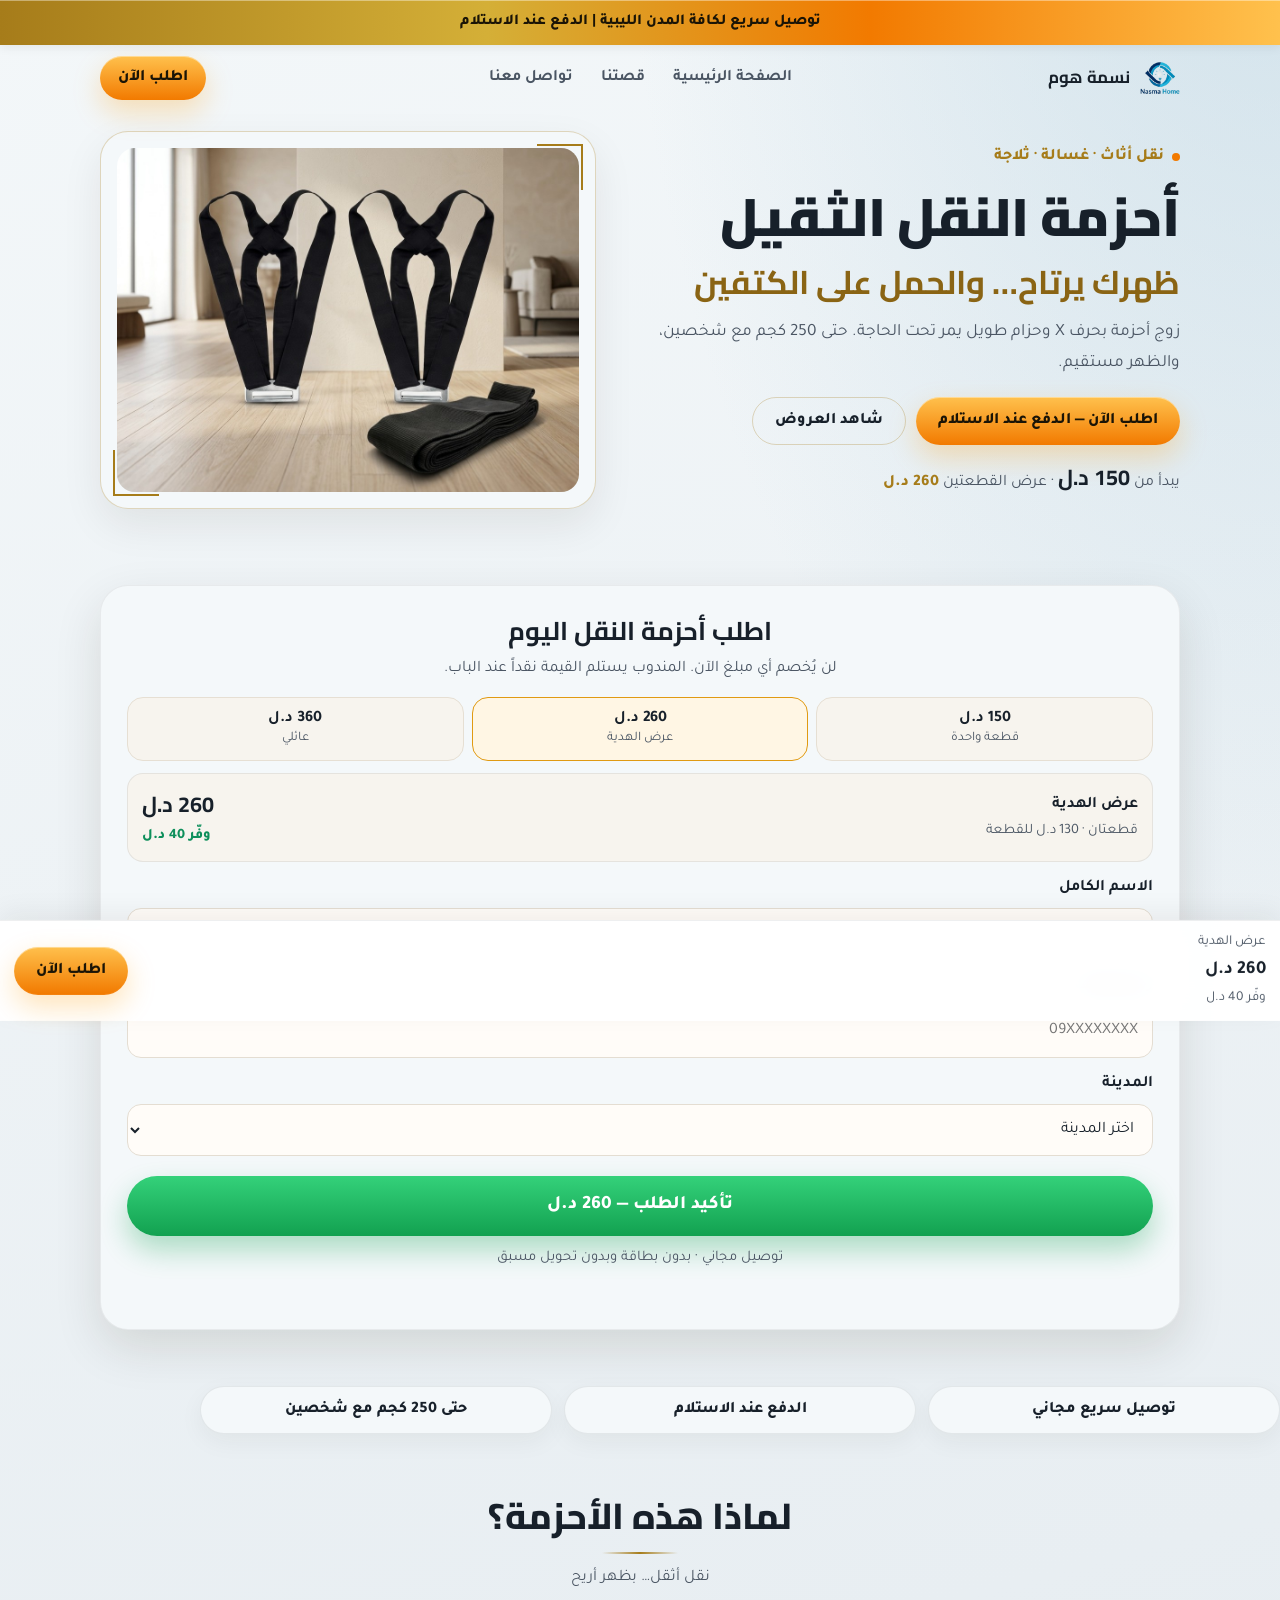
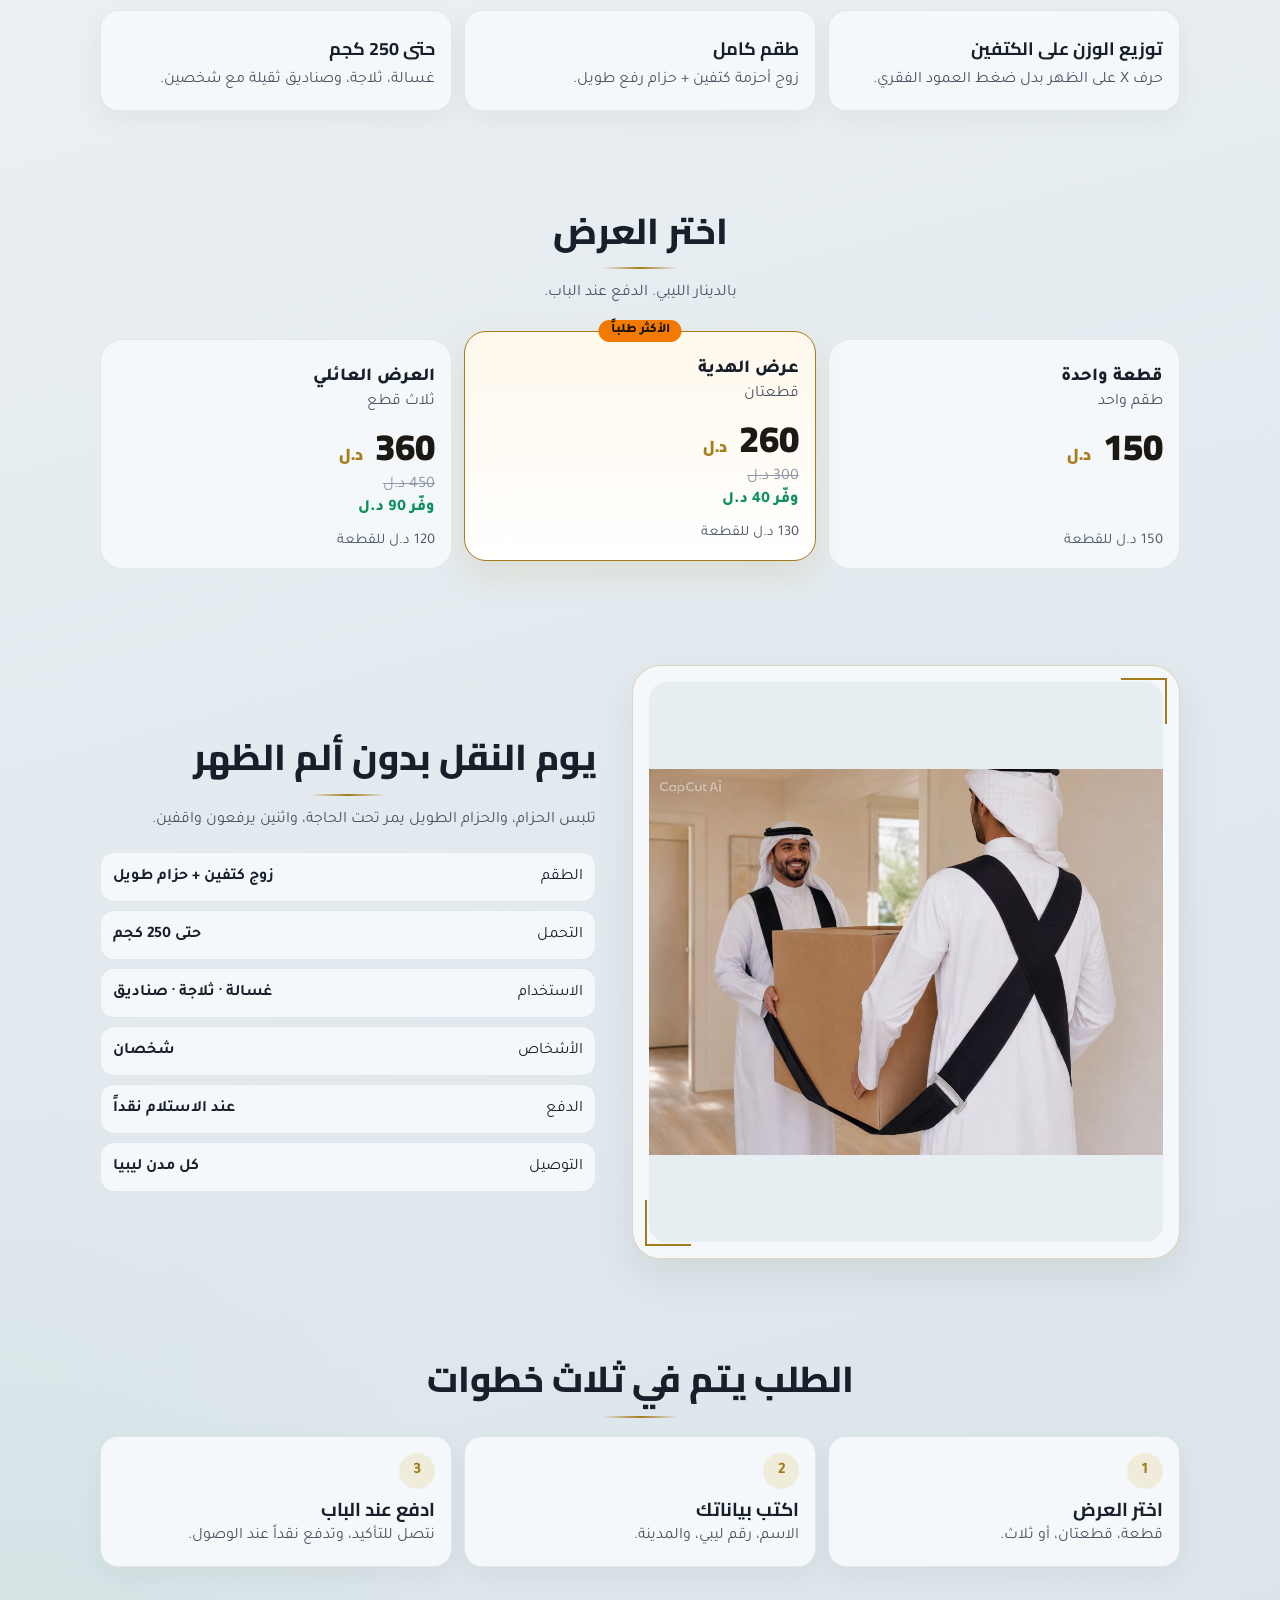
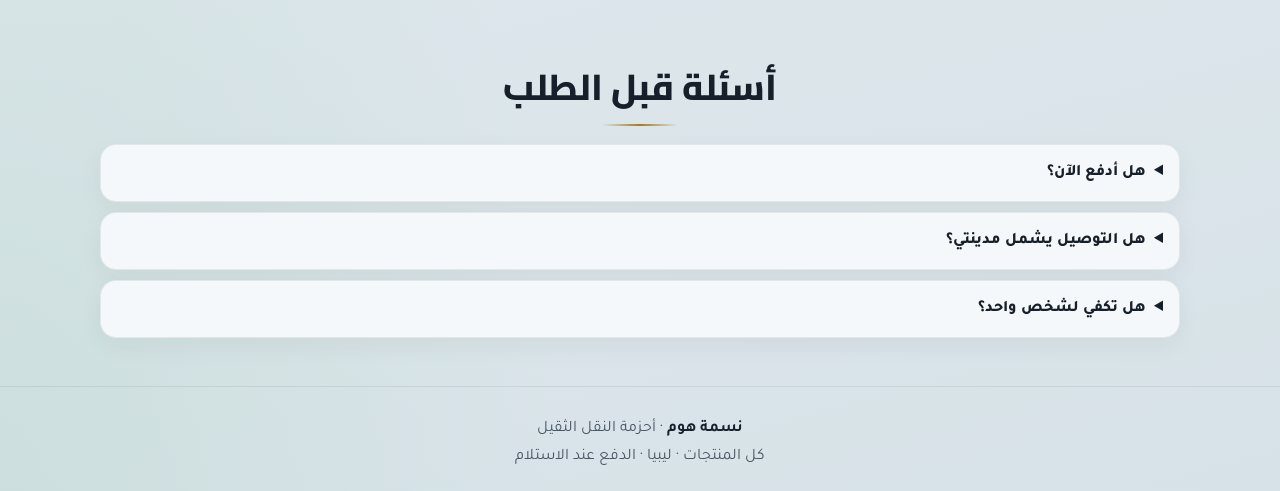
<file: product-straps.html>
<!DOCTYPE html>
<html lang="ar" dir="rtl">
<head>
    <meta charset="UTF-8">
    <meta name="viewport" content="width=device-width, initial-scale=1.0">
    <title>أحزمة النقل الثقيل | نسمة هوم</title>
    <meta name="description" content="أحزمة كتفين لنقل الغسالة والثلاجة والأثاث حتى 250 كجم. ادفع عند الاستلام في ليبيا.">
    <meta name="theme-color" content="#EEF3F6">
    <link rel="canonical" href="https://nasmahome.shop/product-straps.html">
    <link rel="icon" href="images/nasma-home-logo.png" type="image/png">
    <link rel="preconnect" href="https://fonts.googleapis.com">
    <link rel="preconnect" href="https://fonts.gstatic.com" crossorigin>
    <link href="https://fonts.googleapis.com/css2?family=Cairo:wght@600;700;800;900&family=Tajawal:wght@400;500;700;800&display=swap" rel="stylesheet">
    <link rel="stylesheet" href="landing.css">
    <script>
    window.NASMA_TRACK = {
        facebookPixelId: '',
        tiktokPixelId: '',
        googleMeasurementId: '',
        googleAdsId: '',
        googleAdsLabel: '',
        currency: 'LYD',
        contentId: 'NASMA-STRAPS'
    };
    window.NASMA_PRODUCT = { sku: 'NASMA-STRAPS', defaultOffer: 'gift' };
    </script>
    <script src="track.js"></script>
</head>
<body class="has-sticky" id="top">
    <div class="topbar">توصيل سريع لكافة المدن الليبية | الدفع عند الاستلام</div>
    <header class="site-header">
        <div class="wrap header">
            <a class="brand" href="index.html" aria-label="نسمة هوم">
                <img src="images/nasma-home-logo.png" alt="" width="40" height="40">
                <strong>نسمة هوم</strong>
            </a>
            <nav class="nav" aria-label="القائمة الرئيسية">
                <a href="index.html">الصفحة الرئيسية</a>
                <a href="about.html">قصتنا</a>
                <a href="contact.html">تواصل معنا</a>
            </nav>
            <div class="header-actions">
                <a class="btn btn-gold" href="#order">اطلب الآن</a>
                <button class="menu-btn" id="mobileMenuBtn" type="button" aria-label="فتح القائمة" aria-expanded="false">
                    <span></span><span></span><span></span>
                </button>
            </div>
        </div>
        <nav class="mobile-nav" id="mobileNav" aria-label="قائمة الجوال">
            <a href="index.html">الصفحة الرئيسية</a>
            <a href="about.html">قصتنا</a>
            <a href="contact.html">تواصل معنا</a>
        </nav>
    </header>

    <main>
    <section class="hero">
        <div class="wrap hero-grid">
            <div class="hero-copy">
                <p class="kicker"><i></i> نقل أثاث · غسالة · ثلاجة</p>
                <h1>أحزمة النقل الثقيل<span>ظهرك يرتاح… والحمل على الكتفين</span></h1>
                <p class="lead">زوج أحزمة بحرف X وحزام طويل يمر تحت الحاجة. حتى 250 كجم مع شخصين، والظهر مستقيم.</p>
                <div class="hero-actions">
                    <a class="btn btn-gold" href="#order">اطلب الآن — الدفع عند الاستلام</a>
                    <a class="btn btn-line" href="#offers">شاهد العروض</a>
                </div>
                <p class="from">يبدأ من <b>150 د.ل</b> · عرض القطعتين <em>260 د.ل</em></p>
            </div>
            <div class="frame hero-visual">
                <img src="images/moving-straps/01-straps-product.jpg" width="1024" height="764" alt="أحزمة رفع ونقل الأثاث الثقيل" fetchpriority="high">
            </div>
        </div>
    </section>

    <section>
        <div class="wrap">
            <form class="order-card" id="order" novalidate onsubmit="return false;">
                <div id="formBody">
                    <h2>اطلب أحزمة النقل اليوم</h2>
                    <p class="hint">لن يُخصم أي مبلغ الآن. المندوب يستلم القيمة نقداً عند الباب.</p>
                    <div class="pills" role="group" aria-label="تأكيد العرض">
                        <button type="button" class="pill" data-offer="single" aria-pressed="false"><b>150 د.ل</b><span>قطعة واحدة</span></button>
                        <button type="button" class="pill is-selected" data-offer="gift" aria-pressed="true"><b>260 د.ل</b><span>عرض الهدية</span></button>
                        <button type="button" class="pill" data-offer="family" aria-pressed="false"><b>360 د.ل</b><span>عائلي</span></button>
                    </div>
                    <div class="summary" id="summary" aria-live="polite">
                        <div>
                            <strong id="summaryLabel">عرض الهدية</strong>
                            <span id="summaryMeta">قطعتان · 130 د.ل للقطعة</span>
                        </div>
                        <div class="summary-price">
                            <strong id="summaryPrice">260 د.ل</strong>
                            <em id="summarySave">وفّر 40 د.ل</em>
                        </div>
                    </div>
                    <div class="field" id="fieldName">
                        <label for="order-name">الاسم الكامل</label>
                        <input id="order-name" name="name" type="text" autocomplete="name" maxlength="80" required>
                        <p class="err" id="nameErr" hidden></p>
                    </div>
                    <div class="field" id="fieldPhone">
                        <label for="order-phone">رقم الهاتف</label>
                        <input id="order-phone" name="phone" class="phone" type="tel" inputmode="tel" autocomplete="tel" placeholder="09XXXXXXXX" maxlength="20" required>
                        <p class="err" id="phoneErr" hidden></p>
                    </div>
                    <div class="field" id="fieldCity">
                        <label for="order-city">المدينة</label>
                        <select id="order-city" name="city" required>
                            <option value="">اختر المدينة</option>
                            <optgroup label="المنطقة الغربية">
                                <option>طرابلس</option><option>تاجوراء</option><option>جنزور</option><option>عين زارة</option><option>سوق الجمعة</option><option>الزاوية</option><option>الزهراء</option><option>صبراتة</option><option>غريان</option><option>ترهونة</option><option>مسلاتة</option><option>الخمس</option><option>زليتن</option><option>مصراتة</option><option>بني وليد</option>
                            </optgroup>
                            <optgroup label="المنطقة الشرقية">
                                <option>بنغازي</option><option>البيضاء</option><option>المرج</option><option>شحات</option><option>درنة</option><option>طبرق</option><option>أجدابيا</option><option>توكرة</option>
                            </optgroup>
                            <optgroup label="الوسط والجنوب">
                                <option>سرت</option><option>هون</option><option>ودان</option><option>سبها</option><option>أوباري</option><option>مرزق</option><option>غات</option><option>غدامس</option><option>الكفرة</option>
                            </optgroup>
                            <option value="أخرى">مدينة أخرى</option>
                        </select>
                        <p class="err" id="cityErr" hidden></p>
                    </div>
                    <div class="field" id="fieldCityOther" hidden>
                        <label for="order-city-other">اسم المدينة</label>
                        <input id="order-city-other" name="cityOther" type="text" maxlength="40" autocomplete="address-level2">
                        <p class="err" id="cityOtherErr" hidden></p>
                    </div>
                    <button type="submit" class="btn btn-gold submit" id="orderSubmit">تأكيد الطلب — 260 د.ل</button>
                    <p class="fine">توصيل مجاني · بدون بطاقة وبدون تحويل مسبق</p>
                    <p class="form-msg" id="orderMsg" role="status"></p>
                </div>
            </form>
        </div>
    </section>

        <div class="wrap badges" aria-label="ضمانات الطلب">
            <div class="badge">توصيل سريع مجاني</div>
            <div class="badge">الدفع عند الاستلام</div>
            <div class="badge">حتى 250 كجم مع شخصين</div>
        </div>

        <section id="angles">
            <div class="wrap">
                <div class="sec-title">
                    <h2>لماذا هذه الأحزمة؟</h2>
                    <p>نقل أثقل… بظهر أريح</p>
                </div>
                <div class="features">
                    <article class="feature">
                        <h3>توزيع الوزن على الكتفين</h3>
                        <p>حرف X على الظهر بدل ضغط العمود الفقري.</p>
                    </article>
                    <article class="feature">
                        <h3>طقم كامل</h3>
                        <p>زوج أحزمة كتفين + حزام رفع طويل.</p>
                    </article>
                    <article class="feature">
                        <h3>حتى 250 كجم</h3>
                        <p>غسالة، ثلاجة، وصناديق ثقيلة مع شخصين.</p>
                    </article>
                </div>
            </div>
        </section>

        <section id="offers">
            <div class="wrap">
                <div class="sec-title">
                    <h2>اختر العرض</h2>
                    <p>بالدينار الليبي. الدفع عند الباب.</p>
                </div>
                <div class="offers" role="group" aria-label="عروض السعر">
                    <button type="button" class="offer" data-offer="single" aria-pressed="false">
                        <span class="offer-name">قطعة واحدة</span>
                        <span class="offer-qty">طقم واحد</span>
                        <span class="offer-price">150 <small>د.ل</small></span>
                        <span class="offer-per">150 د.ل للقطعة</span>
                    </button>
                    <button type="button" class="offer is-selected" data-offer="gift" aria-pressed="true">
                        <span class="ribbon">الأكثر طلباً</span>
                        <span class="offer-name">عرض الهدية</span>
                        <span class="offer-qty">قطعتان</span>
                        <span class="offer-price">260 <small>د.ل</small></span>
                        <span class="offer-old">300 د.ل</span>
                        <span class="offer-save">وفّر 40 د.ل</span>
                        <span class="offer-per">130 د.ل للقطعة</span>
                    </button>
                    <button type="button" class="offer" data-offer="family" aria-pressed="false">
                        <span class="offer-name">العرض العائلي</span>
                        <span class="offer-qty">ثلاث قطع</span>
                        <span class="offer-price">360 <small>د.ل</small></span>
                        <span class="offer-old">450 د.ل</span>
                        <span class="offer-save">وفّر 90 د.ل</span>
                        <span class="offer-per">120 د.ل للقطعة</span>
                    </button>
                </div>
            </div>
        </section>

        <section>
            <div class="wrap showcase">
                <div class="frame">
                    <img src="images/moving-straps/06-lifting-boxes.jpg" width="1024" height="768" alt="رفع صناديق بأحزمة النقل" loading="lazy">
                </div>
                <div>
                    <div class="sec-title" style="text-align:right">
                        <h2>يوم النقل بدون ألم الظهر</h2>
                        <p>تلبس الحزام، والحزام الطويل يمر تحت الحاجة، واثنين يرفعون واقفين.</p>
                    </div>
                    <div class="specs">
                        <div class="spec"><span>الطقم</span><b>زوج كتفين + حزام طويل</b></div>
                        <div class="spec"><span>التحمل</span><b>حتى 250 كجم</b></div>
                        <div class="spec"><span>الاستخدام</span><b>غسالة · ثلاجة · صناديق</b></div>
                        <div class="spec"><span>الأشخاص</span><b>شخصان</b></div>
                        <div class="spec"><span>الدفع</span><b>عند الاستلام نقداً</b></div>
                        <div class="spec"><span>التوصيل</span><b>كل مدن ليبيا</b></div>
                    </div>
                </div>
            </div>
        </section>

        <section>
            <div class="wrap">
                <div class="sec-title"><h2>الطلب يتم في ثلاث خطوات</h2></div>
                <div class="steps">
                    <article class="step"><b>1</b><h3>اختر العرض</h3><p>قطعة، قطعتان، أو ثلاث.</p></article>
                    <article class="step"><b>2</b><h3>اكتب بياناتك</h3><p>الاسم، رقم ليبي، والمدينة.</p></article>
                    <article class="step"><b>3</b><h3>ادفع عند الباب</h3><p>نتصل للتأكيد، وتدفع نقداً عند الوصول.</p></article>
                </div>
            </div>
        </section>

        <section>
            <div class="wrap">
                <div class="sec-title"><h2>أسئلة قبل الطلب</h2></div>
                <div class="faq">
                    <details><summary>هل أدفع الآن؟</summary><p>لا. تدفع نقداً عند الاستلام.</p></details>
                    <details><summary>هل التوصيل يشمل مدينتي؟</summary><p>نعم، مجاني لكل مدن ليبيا.</p></details>
                    <details><summary>هل تكفي لشخص واحد؟</summary><p>الطقم مصمم لشخصين. الوزن يتوزع على الكتفين.</p></details>
                </div>
            </div>
        </section>
    </main>

    <footer class="footer">
        <div class="wrap">
            <p><strong>نسمة هوم</strong> · أحزمة النقل الثقيل</p>
            <p><a href="index.html">كل المنتجات</a> · ليبيا · الدفع عند الاستلام</p>
        </div>
    </footer>

    <div class="sticky" id="stickyBar">
        <div>
            <span id="stickyLabel">عرض الهدية</span>
            <strong id="stickyPrice">260 د.ل</strong>
            <em id="stickySave">وفّر 40 د.ل</em>
        </div>
        <a class="btn btn-gold" href="#order">اطلب الآن</a>
    </div>
    <div class="thanks" id="thanks" aria-hidden="true">
        <div class="thanks-card" role="dialog" aria-modal="true" aria-labelledby="thanksTitle">
            <div class="success-mark" aria-hidden="true">✓</div>
            <h2 id="thanksTitle">شكراً لك</h2>
            <p id="successText">تم تسجيل طلبك بنجاح.</p>
            <p class="hint">سيتصل بك فريق التأكيد على الرقم الذي كتبته.</p>
            <button type="button" class="btn submit" id="thanksClose">حسناً</button>
        </div>
    </div>
    <script src="nav.js"></script>
    <script src="checkout.js"></script>
</body>
</html>
</file>
<file: landing.css>
﻿:root {
            /* نظام الألوان — عدّل هذه القيم فقط لتغيير مظهر المتجر */
            --bg: #EEF3F6;
            --bg-2: #F4F8FA;
            --bg-cool: #D7E2E8;
            --text: #17202A;
            --muted: #4A5563;
            --gold: #A67C1A;
            --gold-2: #D4AF37;
            --amber: #F27A00;
            --amber-2: #FFC14D;
            --buy: #12A150;
            --buy-2: #34D17A;
            --ink: #1A1406;
            --line: rgba(23, 32, 42, 0.08);
            --gold-line: rgba(166, 124, 26, 0.28);
            --ok: #0E8F5B;
            --err: #C83B3B;
            --radius: 22px;
        }
        *, *::before, *::after { box-sizing: border-box; margin: 0; padding: 0; }
        html { scroll-behavior: smooth; scroll-padding-top: 56px; background: var(--bg); }
        body {
            font-family: "Tajawal", "Cairo", "Segoe UI", Tahoma, sans-serif;
            background:
                radial-gradient(90% 60% at 100% -8%, rgba(176, 206, 222, 0.55), transparent 58%),
                radial-gradient(80% 50% at 0% 100%, rgba(186, 216, 206, 0.42), transparent 54%),
                linear-gradient(165deg, #F3F7F9 0%, #E8EEF2 46%, var(--bg-cool) 100%);
            color: var(--text);
            line-height: 1.75;
            min-height: 100vh;
            overflow-x: hidden;
        }
        body.has-sticky { padding-bottom: calc(92px + env(safe-area-inset-bottom)); }
        img { max-width: 100%; display: block; }
        a { color: inherit; text-decoration: none; }
        button, input, select, textarea { font-family: inherit; font-size: 16px; }
        h1, h2, h3, .brand strong, .offer-price, .price-lg {
            font-family: "Cairo", "Tajawal", sans-serif;
            line-height: 1.35;
        }
        .wrap { width: min(1080px, calc(100% - 32px)); margin: 0 auto; }
        .topbar {
            background: linear-gradient(90deg, var(--gold), var(--gold-2) 38%, var(--amber) 68%, var(--amber-2));
            color: var(--ink);
            text-align: center;
            font-weight: 800;
            font-size: 0.95rem;
            padding: 9px 14px;
            position: sticky;
            top: 0;
            z-index: 40;
            box-shadow: inset 0 1px 0 rgba(255, 255, 255, 0.38), 0 2px 10px rgba(40, 30, 10, 0.08);
        }
        .site-header { position: relative; z-index: 30; }
        .header {
            display: grid;
            grid-template-columns: minmax(0, 1fr) auto minmax(0, 1fr);
            align-items: center;
            column-gap: 16px;
            padding: 10px 0 12px;
            min-height: 68px;
        }
        .brand {
            display: flex;
            align-items: center;
            gap: 10px;
            justify-self: start;
            min-width: 0;
        }
        .brand img {
            display: block;
            width: 40px;
            height: 40px;
            object-fit: contain;
            flex-shrink: 0;
        }
        .mark {
            width: 42px; height: 42px; border-radius: 13px;
            display: grid; place-items: center;
            background: linear-gradient(160deg, #FFF6DE, #FFFFFF);
            border: 1px solid var(--gold-line);
            color: var(--gold);
            font-family: "Cairo", sans-serif;
            font-weight: 900;
            flex-shrink: 0;
        }
        .brand strong { display: block; font-size: 1.05rem; white-space: nowrap; }
        .brand small { color: var(--muted); font-size: 0.82rem; white-space: nowrap; }
        .nav {
            display: none;
            align-items: center;
            justify-content: center;
            gap: 28px;
            font-weight: 700;
            color: var(--muted);
            white-space: nowrap;
        }
        .nav a {
            padding: 4px 0;
            flex-shrink: 0;
        }
        .nav a:hover,
        .nav a.active { color: var(--gold); }
        .header-actions {
            display: flex;
            align-items: center;
            justify-content: flex-end;
            gap: 8px;
            justify-self: end;
            min-width: 0;
        }
        .header-actions .btn {
            white-space: nowrap;
            flex-shrink: 0;
            min-height: 44px;
            padding: 0 18px;
        }
        .menu-btn {
            width: 44px;
            height: 44px;
            border-radius: 12px;
            border: 1px solid var(--line);
            background: var(--bg-2);
            display: flex;
            flex-direction: column;
            align-items: center;
            justify-content: center;
            gap: 5px;
            cursor: pointer;
            flex-shrink: 0;
        }
        .menu-btn span {
            width: 18px;
            height: 2px;
            background: var(--text);
            border-radius: 2px;
        }
        .mobile-nav {
            display: none;
            flex-direction: column;
            padding: 4px 16px 16px;
            background: var(--bg-2);
            border-bottom: 1px solid var(--line);
        }
        .mobile-nav.open { display: flex; }
        .mobile-nav a {
            padding: 14px 0;
            border-bottom: 1px solid var(--line);
            color: var(--muted);
            font-weight: 700;
        }
        .mobile-nav a:hover,
        .mobile-nav a.active { color: var(--gold); }
        @media (min-width: 900px) {
            .nav { display: flex; }
            .menu-btn { display: none; }
            .mobile-nav,
            .mobile-nav.open { display: none; }
        }
        @media (max-width: 899px) {
            .header { grid-template-columns: minmax(0, 1fr) auto; }
        }
        .btn {
            display: inline-flex;
            align-items: center;
            justify-content: center;
            border: 0;
            cursor: pointer;
            border-radius: 999px;
            font-weight: 800;
            min-height: 48px;
            padding: 0 22px;
            transition: transform 0.15s ease, filter 0.15s ease;
        }
        .btn-gold {
            background: linear-gradient(180deg, var(--amber-2) 0%, var(--amber) 100%);
            color: var(--ink);
            box-shadow: 0 12px 28px rgba(255, 159, 10, 0.28), inset 0 1px 0 rgba(255, 255, 255, 0.4);
        }
        .btn-gold:hover { filter: brightness(1.06); transform: translateY(-1px); }
        .btn-line {
            background: transparent;
            color: var(--text);
            border: 1px solid var(--gold-line);
            min-height: 48px;
        }
        .btn:disabled { opacity: 0.65; cursor: wait; transform: none; }
        .hero { padding: 18px 0 28px; }
        .hero-grid { display: grid; gap: 26px; align-items: center; }
        .kicker {
            display: inline-flex;
            align-items: center;
            gap: 8px;
            color: var(--gold);
            font-weight: 800;
            letter-spacing: 0;
            margin-bottom: 10px;
        }
        .kicker i {
            width: 8px; height: 8px; border-radius: 50%;
            background: var(--amber); display: inline-block;
        }
        h1 { font-size: clamp(1.85rem, 5vw, 3.3rem); font-weight: 900; }
        h1 span {
            display: block;
            margin-top: 8px;
            font-size: 0.62em;
            font-weight: 700;
            color: #8A6414;
        }
        .lead { margin: 14px 0 18px; color: var(--muted); font-size: 1.08rem; max-width: 40rem; }
        .hero-actions { display: flex; flex-wrap: wrap; gap: 10px; align-items: center; }
        .from {
            margin-top: 14px;
            color: var(--muted);
        }
        .from b { color: var(--text); font-size: 1.35rem; font-family: "Cairo", sans-serif; }
        .from em { color: var(--gold); font-style: normal; font-weight: 800; }
        .frame {
            position: relative;
            background: var(--bg-2);
            border: 1px solid var(--gold-line);
            border-radius: 28px;
            padding: 16px;
            box-shadow: 0 16px 40px rgba(40, 30, 10, 0.08);
        }
        .frame::before, .frame::after {
            content: "";
            position: absolute;
            width: 46px; height: 46px;
            border: 2px solid var(--gold);
            z-index: 1;
            pointer-events: none;
        }
        .frame::before { top: 12px; right: 12px; border-left: 0; border-bottom: 0; }
        .frame::after { bottom: 12px; left: 12px; border-right: 0; border-top: 0; }
        .frame img {
            width: 100%;
            max-height: 520px;
            object-fit: contain;
            margin: 0 auto;
            border-radius: 18px;
            background: #E6EEF2;
        }
        .hero .frame img {
            max-height: none;
            height: auto;
            object-fit: cover;
            object-position: center;
            background: #E6EEF2;
        }
        .frame-life {
            box-shadow: 0 16px 40px rgba(40, 30, 10, 0.1);
        }
        .frame-life img {
            max-height: 640px;
            height: auto;
            object-fit: cover;
            object-position: center;
            background: #E6EEF2;
        }
        .riad {
            position: relative;
            width: min(1080px, calc(100% - 32px));
            margin: 0 auto;
            min-height: 460px;
            border-radius: 28px;
            overflow: hidden;
            border: 1px solid var(--gold-line);
            box-shadow: 0 16px 40px rgba(40, 30, 10, 0.1);
        }
        .riad img {
            position: absolute;
            inset: 0;
            width: 100%;
            height: 100%;
            max-height: none;
            object-fit: cover;
            object-position: center 42%;
            border-radius: 0;
            background: #E6EEF2;
        }
        .riad-copy {
            position: relative;
            z-index: 1;
            min-height: 460px;
            display: flex;
            flex-direction: column;
            justify-content: flex-end;
            align-items: flex-start;
            gap: 8px;
            padding: 28px 22px 24px;
            background: linear-gradient(180deg, rgba(10, 13, 18, 0.05) 20%, rgba(10, 13, 18, 0.88) 100%);
        }
        .riad-copy h2 { font-size: clamp(1.6rem, 3vw, 2.4rem); max-width: 16ch; }
        .riad-copy p { color: #E7E0D2; max-width: 36ch; }
        .ambient-copy h2 {
            font-size: clamp(1.55rem, 3vw, 2.2rem);
            font-weight: 800;
        }
        .ambient-copy h2::after {
            content: "";
            display: block;
            width: 76px;
            height: 2px;
            margin: 12px 0 0;
            background: linear-gradient(90deg, var(--gold), transparent);
        }
        .ambient-copy .lead { margin-bottom: 18px; }
        .badges, .trust, .features, .reviews, .steps, .faq, .offers {
            display: grid;
            gap: 12px;
        }
        .badges { grid-template-columns: 1fr; margin: 8px 0 10px; }
        .badge, .glass, .feature, .review, .step, .faq details, .summary {
            background: var(--bg-2);
            border: 1px solid var(--line);
            box-shadow: 0 8px 24px rgba(40, 30, 10, 0.05);
        }
        .order-card {
            background: var(--bg-2);
            border: 1px solid rgba(28, 25, 21, 0.06);
            box-shadow: 0 18px 48px rgba(40, 30, 10, 0.12);
        }
        .badge {
            border-radius: 999px;
            min-height: 48px;
            display: flex;
            align-items: center;
            justify-content: center;
            gap: 8px;
            font-weight: 800;
            padding: 8px 14px;
        }
        .badge svg { width: 18px; height: 18px; stroke: var(--gold); fill: none; stroke-width: 1.8; }
        section { padding: 28px 0; }
        .sec-title { text-align: center; margin-bottom: 18px; }
        .sec-title h2 { font-size: clamp(1.55rem, 3vw, 2.25rem); font-weight: 800; }
        .sec-title h2::after {
            content: "";
            display: block;
            width: 76px; height: 2px;
            margin: 12px auto 0;
            background: linear-gradient(90deg, transparent, var(--gold), transparent);
        }
        .sec-title p { color: var(--muted); margin-top: 10px; }
        .offers { align-items: stretch; }
        .offer {
            position: relative;
            width: 100%;
            text-align: center;
            color: inherit;
            background: var(--bg-2);
            border: 1px solid var(--line);
            border-radius: var(--radius);
            padding: 26px 16px 18px;
            cursor: pointer;
            display: flex;
            flex-direction: column;
            gap: 4px;
            min-height: 230px;
        }
        .offer.is-selected {
            border-color: var(--gold);
            background: linear-gradient(180deg, #FFF8EC, #FFFFFF);
            box-shadow: 0 14px 32px rgba(166, 124, 26, 0.14);
        }
        .ribbon {
            position: absolute;
            top: -12px; left: 50%;
            transform: translateX(-50%);
            background: var(--amber);
            color: var(--ink);
            font-weight: 800;
            font-size: 0.82rem;
            border-radius: 999px;
            padding: 3px 12px;
            white-space: nowrap;
        }
        .offer-name { font-weight: 800; font-size: 1.15rem; }
        .offer-qty { color: var(--muted); }
        .offer-price {
            font-size: 2.3rem;
            font-weight: 900;
            margin-top: 6px;
            color: #1C1915;
        }
        .offer-price small { font-size: 1rem; color: var(--gold); margin-right: 4px; }
        .offer-old { color: #8E97A6; text-decoration: line-through; }
        .offer-save { color: var(--ok); font-weight: 800; }
        .offer-per { color: var(--muted); font-size: 0.92rem; margin-top: auto; }
        .features { grid-template-columns: 1fr; }
        #angles .features { grid-template-columns: 1fr; }
        .feature, .review, .step { border-radius: 18px; padding: 16px; }
        .feature svg, .ico {
            width: 34px; height: 34px;
            color: var(--gold);
            stroke: currentColor;
            fill: none;
            stroke-width: 1.6;
            stroke-linecap: round;
            stroke-linejoin: round;
        }
        .feature h3 { margin: 10px 0 4px; font-size: 1.12rem; }
        .feature p, .review p, .step p, .spec p { color: var(--muted); }
        .showcase {
            display: grid;
            gap: 18px;
            align-items: center;
        }
        .specs { display: grid; gap: 8px; margin-top: 14px; }
        .spec {
            display: flex;
            justify-content: space-between;
            gap: 12px;
            padding: 10px 12px;
            border-radius: 14px;
            background: var(--bg-2);
            border: 1px solid var(--line);
        }
        .spec b { font-weight: 700; }
        .reviews { grid-template-columns: 1fr; }
        .stars { color: var(--gold); letter-spacing: 2px; font-size: 0.95rem; }
        .review header { display: flex; justify-content: space-between; gap: 8px; margin-bottom: 8px; }
        .review cite { font-style: normal; font-weight: 800; }
        .review small { color: var(--muted); }
        .steps { grid-template-columns: 1fr; }
        .step b {
            display: grid; place-items: center;
            width: 36px; height: 36px; border-radius: 50%;
            background: rgba(212, 175, 55, 0.16);
            color: var(--gold);
            margin-bottom: 8px;
        }
        .order-card { border-radius: 28px; padding: 18px 16px 20px; }
        .order-card h2 { font-size: 1.6rem; text-align: center; }
        .hint { text-align: center; color: var(--muted); margin: 6px 0 14px; }
        .pills { display: grid; grid-template-columns: repeat(3, 1fr); gap: 8px; }
        .pill {
            background: #F7F4EE;
            color: var(--text);
            border: 1px solid #E6DFD3;
            border-radius: 16px;
            min-height: 64px;
            padding: 8px 6px;
            cursor: pointer;
            display: flex;
            flex-direction: column;
            align-items: center;
            justify-content: center;
            gap: 2px;
        }
        .pill span { color: var(--muted); font-size: 0.82rem; }
        .pill.is-selected { border-color: #E09A12; background: #FFF6E4; color: var(--text); }
        .summary {
            margin: 12px 0;
            border-radius: 16px;
            padding: 12px 14px;
            display: flex;
            justify-content: space-between;
            align-items: center;
            gap: 10px;
        }
        .order-card .summary { background: #F7F4EE; box-shadow: none; }
        .summary span, .summary em { display: block; color: var(--muted); font-style: normal; font-size: 0.9rem; }
        .summary-price { text-align: left; }
        .summary-price strong { font-size: 1.35rem; font-family: "Cairo", sans-serif; }
        .summary-price em { color: var(--ok); font-weight: 800; }
        .field { margin-bottom: 12px; }
        .field label { display: block; font-weight: 700; margin-bottom: 6px; }
        .field input, .field select, .field textarea {
            width: 100%;
            color: var(--text);
            background: #FFFcf8;
            border: 1px solid #E4DDD2;
            border-radius: 14px;
            min-height: 52px;
            padding: 12px 14px;
            outline: none;
            color-scheme: light;
        }
        .field textarea { min-height: 96px; resize: vertical; }
        .field input:focus, .field select:focus, .field textarea:focus { border-color: var(--amber); }
        .field.is-invalid input, .field.is-invalid select, .field.is-invalid textarea { border-color: var(--err); }
        .err { color: var(--err); font-size: 0.9rem; margin-top: 6px; }
        .phone { direction: ltr; text-align: right; }
        .thanks-card .btn,
        .order-card .submit {
            width: 100%;
            margin-top: 8px;
            min-height: 60px;
            font-size: 1.18rem;
            background: linear-gradient(180deg, var(--buy-2) 0%, var(--buy) 100%);
            color: #FFFFFF;
            box-shadow: 0 14px 28px rgba(18, 161, 80, 0.32);
        }
        .order-card .submit:hover,
        .thanks-card .btn:hover { filter: brightness(1.05); }
        .fine { text-align: center; color: var(--muted); margin-top: 10px; font-size: 0.92rem; }
        .form-msg { text-align: center; margin-top: 10px; font-weight: 700; min-height: 1.2em; }
        .form-msg.ok { color: var(--ok); }
        .form-msg.err { color: var(--err); }
        .thanks {
            position: fixed;
            inset: 0;
            z-index: 80;
            display: grid;
            place-items: center;
            padding: 24px 16px;
            background: rgba(28, 25, 21, 0.46);
            opacity: 0;
            visibility: hidden;
            pointer-events: none;
            transition: opacity 0.25s ease, visibility 0.25s ease;
        }
        .thanks.is-open { opacity: 1; visibility: visible; pointer-events: auto; }
        .thanks-card {
            width: min(440px, 100%);
            background: var(--bg-2);
            color: var(--text);
            border-radius: 28px;
            padding: 32px 22px 26px;
            text-align: center;
            box-shadow: 0 24px 60px rgba(40, 30, 10, 0.22);
            transform: translateY(16px);
            transition: transform 0.25s ease;
        }
        .thanks.is-open .thanks-card { transform: none; }
        .thanks-card h2 { font-size: 1.7rem; margin-bottom: 8px; }
        .thanks-card .hint { color: var(--muted); }
        .thanks-card .btn { width: 100%; margin-top: 16px; }
        .success-mark {
            width: 64px; height: 64px; margin: 0 auto 10px;
            border-radius: 50%;
            display: grid; place-items: center;
            background: rgba(61, 220, 151, 0.15);
            color: var(--ok);
            font-size: 2rem;
            font-weight: 900;
        }
        .faq { gap: 10px; }
        .faq details { border-radius: 16px; padding: 14px 16px; }
        .faq summary { cursor: pointer; font-weight: 800; }
        .faq p { color: var(--muted); margin-top: 8px; }
        .footer {
            border-top: 1px solid var(--line);
            padding: 28px 0 20px;
            color: var(--muted);
            text-align: center;
        }
        .footer strong { color: var(--text); }
        .sticky {
            position: fixed;
            inset-inline: 0;
            bottom: 0;
            z-index: 50;
            display: flex;
            align-items: center;
            justify-content: space-between;
            gap: 12px;
            padding: 10px 14px calc(10px + env(safe-area-inset-bottom));
            background: rgba(255, 255, 255, 0.96);
            color: var(--text);
            border-top: 1px solid var(--line);
            box-shadow: 0 -8px 24px rgba(40, 30, 10, 0.06);
            backdrop-filter: blur(16px);
            transition: transform 0.25s ease;
        }
        .sticky.is-hidden { transform: translateY(120%); pointer-events: none; }
        .sticky span, .sticky em { display: block; color: var(--muted); font-style: normal; font-size: 0.85rem; }
        .sticky strong { font-size: 1.15rem; }
        .sticky em[hidden],
        .summary em[hidden] { display: none; }
        .hp {
            position: absolute;
            width: 1px; height: 1px;
            overflow: hidden;
            clip: rect(0 0 0 0);
        }
        .noscript {
            background: #E6EEF2;
            color: var(--text);
            text-align: center;
            padding: 10px;
        }
        :focus-visible { outline: 2px solid var(--amber); outline-offset: 3px; }
        @media (min-width: 720px) {
            .badges, .steps { grid-template-columns: repeat(3, 1fr); }
            .features { grid-template-columns: repeat(2, 1fr); }
            .reviews { grid-template-columns: repeat(2, 1fr); }
            .frame img { max-height: 560px; }
            .frame-life img { max-height: none; }
            .order-card { padding: 28px 26px; }
        }
        @media (min-width: 960px) {
            .hero-grid, .showcase { grid-template-columns: 1.05fr 0.95fr; gap: 36px; }
            .offers { grid-template-columns: repeat(3, 1fr); padding-top: 14px; }
            .offer[data-offer="gift"] { transform: translateY(-8px); }
            .features { grid-template-columns: repeat(3, 1fr); }
            #angles .features { grid-template-columns: repeat(3, 1fr); }
            .reviews { grid-template-columns: repeat(3, 1fr); }
            section { padding: 48px 0; }
        }
        @media (max-width: 719px) {
            .offer[data-offer="gift"] { order: -1; }
            .hero-grid { display: flex; flex-direction: column; }
            .hero-visual { order: -1; width: 100%; align-self: stretch; }
            .showcase .frame { width: 100%; align-self: stretch; }
            .hero .frame img,
            .frame img,
            .frame-life img {
                width: 100%;
                height: auto;
                max-height: none;
                object-fit: contain;
                object-position: center;
            }
            .frame { padding: 10px; }
            .riad, .riad-copy { min-height: 220px; }
        }
        @media (prefers-reduced-motion: reduce) {
            html { scroll-behavior: auto; }
            *, *::before, *::after { transition: none !important; }
        }

        .catalog { padding: 10px 0 48px; }
        .catalog-head { text-align: center; max-width: 560px; margin: 0 auto 24px; }
        .catalog-head h1 { font-size: clamp(1.7rem, 4vw, 2.6rem); }
        .catalog-head p { color: var(--muted); margin-top: 8px; }
        .catalog-grid { display: grid; gap: 16px; }
        .pcard {
            background: var(--bg-2);
            border: 1px solid var(--line);
            border-radius: 24px;
            overflow: hidden;
            display: flex;
            flex-direction: column;
            box-shadow: 0 8px 24px rgba(40, 30, 10, 0.05);
        }
        .pcard img {
            width: 100%;
            height: 220px;
            object-fit: contain;
            background: #E6EEF2;
        }
        .pcard-body { padding: 18px; display: flex; flex-direction: column; gap: 8px; flex: 1; }
        .pcard h2 { font-size: 1.18rem; }
        .pcard p { color: var(--muted); flex: 1; }
        .pcard .from-price { color: var(--gold); font-weight: 800; }
        .pcard-actions { display: grid; gap: 8px; margin-top: 6px; }
        .pcard-actions .btn { width: 100%; }
        @media (min-width: 760px) {
            .catalog-grid { grid-template-columns: repeat(3, 1fr); }
            .pcard img { height: 230px; }
        }

        .brand-slider {
            position: relative;
            overflow: hidden;
            border-bottom: 1px solid var(--line);
        }
        .slider-track {
            position: relative;
            overflow: hidden;
            width: 100%;
            display: grid;
            min-height: clamp(360px, 52vw, 500px);
        }
        .slide {
            grid-area: 1 / 1;
            width: 100%;
            opacity: 0;
            visibility: hidden;
            pointer-events: none;
            z-index: 0;
            background: var(--bg);
            display: grid;
            align-items: center;
        }
        .slide.is-active {
            opacity: 1;
            visibility: visible;
            pointer-events: auto;
            z-index: 1;
            transition: opacity 0.4s ease;
        }
        .slide-inner {
            display: grid;
            gap: 24px;
            align-items: center;
            padding: 36px 0 72px;
        }
        .eyebrow {
            display: block;
            color: var(--gold);
            font-weight: 800;
            font-size: 0.8rem;
            margin-bottom: 10px;
        }
        .slide h1 {
            font-size: clamp(1.8rem, 5vw, 2.85rem);
            line-height: 1.25;
            margin-bottom: 12px;
        }
        .slide p { color: var(--muted); max-width: 520px; margin-bottom: 20px; }
        .hero-cta { display: flex; flex-wrap: wrap; gap: 12px; }
        .btn-ghost {
            display: inline-flex;
            align-items: center;
            justify-content: center;
            background: transparent;
            color: var(--text);
            border: 1px solid var(--gold-line);
            border-radius: 999px;
            min-height: 48px;
            padding: 0 22px;
            font-weight: 800;
        }
        .slide-visual {
            aspect-ratio: 4 / 3;
            border-radius: 20px;
            border: 1px solid var(--line);
            background: #E6EEF2;
            overflow: hidden;
            box-shadow: 0 16px 40px rgba(23, 32, 42, 0.08);
        }
        .slide-visual img {
            width: 100%;
            height: 100%;
            object-fit: cover;
            display: block;
        }
        .slider-controls {
            position: absolute;
            inset-inline: 0;
            bottom: 16px;
            display: flex;
            align-items: center;
            justify-content: center;
            gap: 14px;
            z-index: 5;
        }
        .slider-btn {
            width: 40px;
            height: 40px;
            border-radius: 50%;
            border: 1px solid var(--line);
            background: var(--bg-2);
            color: var(--text);
            cursor: pointer;
            font-size: 1.15rem;
        }
        .slider-btn:hover { border-color: var(--gold); color: var(--gold); }
        .slider-dots { display: flex; gap: 8px; }
        .slider-dot {
            width: 9px;
            height: 9px;
            border-radius: 50%;
            border: 0;
            background: #94A3B8;
            cursor: pointer;
            padding: 0;
        }
        .slider-dot.is-active { background: var(--gold); transform: scale(1.15); }
        @media (min-width: 900px) {
            .slide-inner { grid-template-columns: 1.15fr 0.85fr; gap: 40px; padding: 52px 0 64px; }
        }
        @media (max-width: 759px) {
            .slide-inner { padding: 28px 0 76px; }
            .slide-visual { max-height: 260px; }
        }
</file>
<file: style.css>
/* نسمة هوم / NASMA Home — Dark premium GCC store */
*, *::before, *::after { box-sizing: border-box; margin: 0; padding: 0; }

:root {
    --navy: #f0f3f6;
    --navy-mid: #c9d1d9;
    --navy-soft: #21262d;
    --bg: #0d1117;
    --bg-warm: #0d1117;
    --surface: #161b22;
    --text: #e6edf3;
    --muted: #8b949e;
    --line: #30363d;
    --accent: #ff9f0a;
    --accent-hot: #ffb347;
    --accent-soft: rgba(255, 159, 10, 0.16);
    --success: #3fb950;
    --ink: #0d1117;
    --radius: 18px;
    --shadow: 0 18px 48px rgba(0, 0, 0, 0.35);
    --header-h: 72px;
}

html { scroll-behavior: smooth; background: #0d1117; }

body {
    font-family: 'Tajawal', sans-serif;
    background:
        radial-gradient(ellipse 60% 40% at 100% 0%, rgba(255, 159, 10, 0.12), transparent 55%),
        linear-gradient(180deg, #0d1117 0%, #161b22 100%);
    color: var(--text);
    line-height: 1.75;
    overflow-x: hidden;
    min-height: 100vh;
}

img { max-width: 100%; display: block; }
a { color: inherit; text-decoration: none; }
button, input, select, textarea { font-family: inherit; }
.wrap { width: 100%; max-width: 1120px; margin: 0 auto; padding: 0 20px; }

/* —— Header —— */
.site-header {
    position: sticky;
    top: 0;
    z-index: 100;
    background: rgba(13, 17, 23, 0.92);
    backdrop-filter: blur(14px);
    border-bottom: 1px solid var(--line);
}

.header-inner {
    display: flex;
    align-items: center;
    justify-content: space-between;
    gap: 16px;
    min-height: var(--header-h);
    max-width: 1120px;
    margin: 0 auto;
    padding: 0 20px;
}

.logo {
    display: inline-flex;
    align-items: center;
    flex-shrink: 0;
}

.logo-img {
    height: 44px;
    width: auto;
    max-width: 140px;
    object-fit: contain;
    display: block;
    border-radius: 10px;
}

.site-header .logo-img {
    box-shadow: 0 2px 12px rgba(11, 31, 58, 0.12);
}

.logo-footer .logo-img {
    height: 52px;
    max-width: 140px;
    background: transparent;
    border-radius: 10px;
    padding: 0;
    box-shadow: none;
}

.logo-ar {
    font-size: 1.25rem;
    font-weight: 800;
    letter-spacing: 0.01em;
    color: var(--navy);
}

.logo-en {
    font-size: 0.62rem;
    font-weight: 700;
    letter-spacing: 0.32em;
    text-transform: uppercase;
    color: var(--accent);
    margin-top: 3px;
}

.site-footer .logo { color: var(--navy); }
.site-footer .logo-ar { color: var(--navy); }
.site-footer .logo-en { color: var(--accent); }

.nav {
    display: none;
    align-items: center;
    gap: 28px;
    font-size: 0.95rem;
    font-weight: 600;
}

.nav a { color: var(--muted); transition: color 0.2s; }
.nav a:hover,
.nav a.active { color: var(--accent); }

.btn {
    display: inline-flex;
    align-items: center;
    justify-content: center;
    gap: 8px;
    border: none;
    border-radius: 999px;
    font-weight: 800;
    cursor: pointer;
    transition: transform 0.15s, background 0.2s, box-shadow 0.2s;
}

.btn:active { transform: scale(0.98); }

.btn-primary {
    background: #ff9f0a;
    color: #0d1117;
    padding: 13px 26px;
    font-size: 0.95rem;
    box-shadow: 0 10px 24px rgba(255, 159, 10, 0.28);
}

.btn-primary:hover {
    background: #ffb347;
    box-shadow: 0 16px 34px rgba(255, 159, 10, 0.38);
}

.btn-ghost {
    background: transparent;
    color: var(--navy);
    border: 1.5px solid var(--line);
    padding: 12px 24px;
}

.btn-ghost:hover {
    border-color: var(--accent);
    background: var(--accent-soft);
}

.brand-slider .btn-ghost,
.hero .btn-ghost {
    border-color: var(--line);
    color: var(--navy);
}

.brand-slider .btn-ghost:hover,
.hero .btn-ghost:hover {
    background: var(--accent-soft);
    border-color: var(--accent);
}

.btn-nav {
    display: none;
    background: #ff9f0a;
    color: #0d1117;
    padding: 10px 18px;
    border-radius: 999px;
    font-weight: 800;
    font-size: 0.85rem;
}

.menu-btn {
    width: 44px;
    height: 44px;
    border-radius: 12px;
    border: 1px solid var(--line);
    background: var(--surface);
    display: flex;
    flex-direction: column;
    align-items: center;
    justify-content: center;
    gap: 5px;
    cursor: pointer;
}

.menu-btn span {
    width: 18px;
    height: 2px;
    background: var(--navy);
    border-radius: 2px;
}

.mobile-nav {
    display: none;
    flex-direction: column;
    padding: 8px 20px 20px;
    border-top: 1px solid var(--line);
    background: var(--surface);
}

.mobile-nav.open { display: flex; }
.mobile-nav a {
    padding: 14px 0;
    border-bottom: 1px solid var(--line);
    color: var(--muted);
    font-weight: 600;
}

@media (min-width: 900px) {
    .nav, .btn-nav { display: flex; }
    .menu-btn { display: none; }
}

/* —— Brand Slider —— */
.hero,
.brand-slider {
    position: relative;
    overflow: hidden;
    background: transparent;
    color: var(--text);
    border-bottom: 1px solid var(--line);
}

.hero-inner {
    display: grid;
    gap: 28px;
    align-items: center;
    padding: 40px 0 48px;
}

@media (min-width: 900px) {
    .hero-inner {
        grid-template-columns: 1.1fr 0.9fr;
        gap: 40px;
        padding: 64px 0;
    }
}

.hero h1 {
    font-size: clamp(1.9rem, 4.6vw, 3rem);
    font-weight: 800;
    line-height: 1.25;
    margin-bottom: 14px;
    color: var(--navy);
}

.hero p {
    color: var(--muted);
    max-width: 520px;
    margin-bottom: 20px;
    font-size: 1.05rem;
}

.sell-points {
    display: flex;
    flex-wrap: wrap;
    gap: 8px;
    margin-bottom: 22px;
}

.sell-point {
    font-size: 0.78rem;
    font-weight: 800;
    color: var(--accent);
    background: var(--accent-soft);
    border: 1px solid rgba(255, 159, 10, 0.28);
    padding: 8px 12px;
    border-radius: 999px;
}

.slider-track {
    position: relative;
    min-height: clamp(340px, 52vw, 480px);
}

.slide {
    position: absolute;
    inset: 0;
    opacity: 0;
    visibility: hidden;
    transition: opacity 0.55s ease, visibility 0.55s ease;
    display: grid;
    align-items: center;
}

.slide.is-active {
    opacity: 1;
    visibility: visible;
    position: relative;
}

.slide-inner {
    display: grid;
    gap: 28px;
    align-items: center;
    padding: 48px 0;
}

@media (min-width: 900px) {
    .slide-inner {
        grid-template-columns: 1.15fr 0.85fr;
        gap: 40px;
        padding: 56px 0;
    }
}

.slide .eyebrow {
    color: var(--accent);
}

.slide h1 {
    font-size: clamp(1.85rem, 4.5vw, 2.85rem);
    font-weight: 800;
    line-height: 1.25;
    margin-bottom: 14px;
    color: var(--navy);
}

.slide p {
    color: var(--muted);
    max-width: 520px;
    margin-bottom: 24px;
    font-size: 1.05rem;
}

.slide-visual {
    aspect-ratio: 4/3;
    border-radius: 22px;
    border: 1px solid var(--line);
    background: #0b0f14;
    overflow: hidden;
    box-shadow: 0 16px 36px rgba(0, 0, 0, 0.35);
}

.slide-visual img {
    width: 100%;
    height: 100%;
    object-fit: cover;
    display: block;
}

.slider-controls {
    position: absolute;
    inset-inline: 0;
    bottom: 18px;
    display: flex;
    align-items: center;
    justify-content: center;
    gap: 14px;
    z-index: 5;
}

.slider-btn {
    width: 40px;
    height: 40px;
    border-radius: 50%;
    border: 1px solid var(--line);
    background: var(--surface);
    color: var(--navy);
    cursor: pointer;
    font-size: 1.1rem;
    backdrop-filter: blur(6px);
}

.slider-btn:hover { background: var(--navy-soft); }

.slider-dots {
    display: flex;
    gap: 8px;
}

.slider-dot {
    width: 9px;
    height: 9px;
    border-radius: 50%;
    border: none;
    background: #cbd5e1;
    cursor: pointer;
    padding: 0;
}

.slider-dot.is-active {
    background: var(--accent);
    transform: scale(1.15);
}

/* —— Sections —— */
.section { padding: 72px 0; }

.section-head {
    text-align: center;
    max-width: 560px;
    margin: 0 auto 40px;
}

.section-head h2 {
    font-size: clamp(1.55rem, 3vw, 2.1rem);
    font-weight: 800;
    color: var(--navy);
    margin-bottom: 10px;
}

.section-head p { color: var(--muted); }

.section-muted { background: rgba(22, 27, 34, 0.7); }

.eyebrow {
    display: inline-block;
    font-size: 0.72rem;
    font-weight: 800;
    letter-spacing: 0.14em;
    text-transform: uppercase;
    color: var(--accent-hot);
    margin-bottom: 12px;
}

/* Trust */
.trust-grid {
    display: grid;
    gap: 18px;
}

@media (min-width: 768px) {
    .trust-grid { grid-template-columns: repeat(3, 1fr); }
}

.trust-card {
    background: var(--surface);
    border: 1px solid var(--line);
    border-radius: var(--radius);
    padding: 28px 22px;
    box-shadow: 0 8px 24px rgba(11, 31, 58, 0.04);
    transition: border-color 0.2s, transform 0.2s;
}

.trust-card:hover {
    border-color: rgba(255, 159, 10, 0.4);
    transform: translateY(-3px);
}

.trust-num {
    font-size: 0.75rem;
    font-weight: 800;
    color: var(--accent-hot);
    letter-spacing: 0.1em;
    margin-bottom: 10px;
}

.trust-card h3 {
    font-size: 1.15rem;
    color: var(--navy);
    margin-bottom: 8px;
}

.trust-card p {
    color: var(--muted);
    font-size: 0.92rem;
}

/* Product cards (home) */
.products-grid {
    display: grid;
    gap: 20px;
}

@media (min-width: 768px) {
    .products-grid { grid-template-columns: repeat(3, 1fr); }
}

.product-teaser {
    background: var(--surface);
    border: 1px solid var(--line);
    border-radius: 22px;
    overflow: hidden;
    display: flex;
    flex-direction: column;
    box-shadow: var(--shadow);
    transition: border-color 0.2s, transform 0.2s;
}

a.product-teaser:hover {
    border-color: rgba(255, 159, 10, 0.45);
    transform: translateY(-4px);
}

.teaser-img {
    aspect-ratio: 1.1;
    background: #0b0f14;
    display: flex;
    align-items: center;
    justify-content: center;
    text-align: center;
    padding: 0;
    color: var(--navy-mid);
    font-weight: 700;
    font-size: 0.9rem;
    border-bottom: 1px solid var(--line);
    overflow: hidden;
}

.teaser-img img {
    width: 100%;
    height: 100%;
    object-fit: cover;
    display: block;
}

.teaser-body {
    padding: 22px;
    flex: 1;
    display: flex;
    flex-direction: column;
}

.teaser-body h3 {
    font-size: 1.15rem;
    color: var(--navy);
    margin-bottom: 8px;
}

.teaser-body p {
    color: var(--muted);
    font-size: 0.9rem;
    margin-bottom: 16px;
    flex: 1;
}

.price-from {
    font-size: 0.95rem;
    font-weight: 700;
    margin-bottom: 14px;
    color: var(--text);
}

.price-from b {
    color: var(--navy-mid);
    font-size: 1.15rem;
}

/* Reviews */
.reviews-grid {
    display: grid;
    gap: 18px;
}

@media (min-width: 768px) {
    .reviews-grid { grid-template-columns: repeat(3, 1fr); }
}

.review-card {
    background: var(--surface);
    border: 1px solid var(--line);
    border-radius: var(--radius);
    padding: 24px;
    box-shadow: 0 8px 24px rgba(11, 31, 58, 0.04);
}

.stars {
    color: var(--accent-hot);
    letter-spacing: 2px;
    margin-bottom: 12px;
    font-size: 0.95rem;
}

.review-card > p {
    color: var(--muted);
    font-size: 0.92rem;
    margin-bottom: 18px;
}

.reviewer {
    display: flex;
    align-items: center;
    gap: 12px;
}

.avatar {
    width: 44px;
    height: 44px;
    border-radius: 50%;
    background: linear-gradient(135deg, #ff9f0a, #ffb347);
    color: #0d1117;
    display: flex;
    align-items: center;
    justify-content: center;
    font-weight: 800;
}

.reviewer strong { display: block; font-size: 0.9rem; color: var(--navy); }
.reviewer span { font-size: 0.75rem; color: var(--success); font-weight: 700; }

/* Page hero */
.page-hero {
    padding: 48px 0 40px;
    border-bottom: 1px solid var(--line);
    background: linear-gradient(180deg, var(--navy-soft), transparent);
}

.page-hero h1 {
    font-size: clamp(1.8rem, 4vw, 2.5rem);
    font-weight: 800;
    color: var(--navy);
    margin-bottom: 12px;
}

.page-hero p {
    color: var(--muted);
    max-width: 560px;
    font-size: 1.05rem;
}

/* About */
.story-block {
    display: grid;
    gap: 28px;
    margin-bottom: 40px;
}

@media (min-width: 800px) {
    .story-block { grid-template-columns: 1fr 1fr; align-items: center; }
}

.story-visual {
    min-height: 260px;
    border-radius: var(--radius);
    border: 1px solid var(--line);
    background: linear-gradient(145deg, var(--navy-soft), #0b0f14);
    display: flex;
    align-items: center;
    justify-content: center;
    color: var(--navy-mid);
    font-weight: 700;
    text-align: center;
    padding: 24px;
}

.story-visual--photo {
    padding: 0;
    overflow: hidden;
    aspect-ratio: 4 / 3;
    min-height: 0;
}

.story-visual--photo img {
    width: 100%;
    height: 100%;
    object-fit: cover;
    display: block;
}

.story-copy h2 {
    font-size: 1.5rem;
    color: var(--navy);
    margin-bottom: 12px;
}

.story-copy p {
    color: var(--muted);
    margin-bottom: 12px;
}

.mission-grid {
    display: grid;
    gap: 18px;
}

@media (min-width: 700px) {
    .mission-grid { grid-template-columns: 1fr 1fr; }
}

.mission-card {
    padding: 28px;
    border-radius: var(--radius);
    background: var(--surface);
    border: 1px solid var(--line);
    box-shadow: 0 8px 24px rgba(11, 31, 58, 0.04);
}

.mission-card h3 {
    color: var(--navy-mid);
    margin-bottom: 10px;
    font-size: 1.1rem;
}

.mission-card p { color: var(--muted); font-size: 0.95rem; }

/* Product page */
.product-layout {
    display: grid;
    gap: 36px;
    padding: 48px 0 80px;
}

@media (min-width: 900px) {
    .product-layout {
        grid-template-columns: 1fr 1fr;
        align-items: start;
        gap: 48px;
    }
}

@media (min-width: 900px) {
    .product-gallery {
        position: sticky;
        top: calc(var(--header-h) + 16px);
    }
}

.gallery-main {
    aspect-ratio: 1;
    border-radius: 24px;
    border: 1px solid var(--line);
    background: #0b0f14;
    overflow: hidden;
    box-shadow: var(--shadow);
    margin: 0;
}

.gallery-main img {
    width: 100%;
    height: 100%;
    object-fit: contain;
    display: block;
}

.gallery-main--wide {
    aspect-ratio: 4 / 3;
    background: #f3eee8;
}

.gallery-main--wide img {
    object-fit: cover;
}

.gallery-thumbs {
    display: grid;
    grid-template-columns: repeat(4, 1fr);
    gap: 8px;
    margin-top: 12px;
}

@media (min-width: 640px) {
    .gallery-thumbs { grid-template-columns: repeat(7, 1fr); }
}

.gallery-thumb {
    border: 2px solid var(--line);
    border-radius: 10px;
    overflow: hidden;
    padding: 0;
    background: #0b0f14;
    cursor: pointer;
    aspect-ratio: 1;
    transition: border-color 0.15s;
}

.gallery-thumb.is-active,
.gallery-thumb:hover {
    border-color: var(--accent);
}

.gallery-thumb img {
    width: 100%;
    height: 100%;
    object-fit: cover;
    display: block;
}

.story-block {
    display: grid;
    gap: 24px;
    align-items: center;
    margin-bottom: 48px;
}

@media (min-width: 768px) {
    .story-block {
        grid-template-columns: 1fr 1fr;
        gap: 36px;
    }

    .story-block-reverse .story-block-text { order: 2; }
    .story-block-reverse .story-block-img { order: 1; }
}

.story-block-text p {
    color: var(--muted);
    margin-bottom: 12px;
    line-height: 1.85;
    font-size: 0.98rem;
}

.story-block-text p strong {
    color: var(--navy);
}

.story-block-text h3 {
    font-size: 1.2rem;
    font-weight: 800;
    color: var(--navy);
    margin-bottom: 10px;
}

.feature-tag {
    display: inline-block;
    font-size: 0.75rem;
    font-weight: 800;
    color: var(--accent-hot);
    background: var(--accent-soft);
    padding: 4px 10px;
    border-radius: 999px;
    margin-bottom: 8px;
}

.story-block-img {
    margin: 0;
    border-radius: 16px;
    overflow: hidden;
    border: 1px solid var(--line);
    box-shadow: 0 8px 28px rgba(11, 31, 58, 0.1);
    background: #0b0f14;
}

.story-block-img img {
    width: 100%;
    display: block;
    aspect-ratio: 16/10;
    object-fit: cover;
}

.story-block-img--contain img {
    object-fit: contain;
    aspect-ratio: 4/3;
    background: #0b0f14;
}

.product-ad-poster {
    max-width: 440px;
    margin: 0 auto 8px;
    border-radius: 24px;
    overflow: hidden;
    box-shadow: var(--shadow);
    background: #eef6f4;
}

.product-ad-poster img {
    width: 100%;
    height: auto;
    display: block;
}

.section-lead {
    color: var(--muted);
    font-size: 1rem;
    line-height: 1.85;
    margin: -8px 0 20px;
    max-width: 640px;
}

@media (min-width: 768px) {
    .feature-grid { grid-template-columns: 1fr 1fr 1fr; }
}

.product-banner {
    margin: 0 0 48px;
    border-radius: 20px;
    overflow: hidden;
    border: 1px solid var(--line);
    box-shadow: var(--shadow);
    background: #0b0f14;
}

.product-banner img {
    width: 100%;
    display: block;
    aspect-ratio: 21/9;
    object-fit: cover;
}

.product-banner figcaption {
    text-align: center;
    padding: 14px 16px;
    font-weight: 800;
    color: var(--navy);
    background: var(--surface);
    font-size: 0.95rem;
}

.showcase-grid {
    display: grid;
    gap: 16px;
    grid-template-columns: 1fr;
}

@media (min-width: 640px) {
    .showcase-grid { grid-template-columns: 1fr 1fr; }
}

.showcase-card {
    margin: 0;
    background: var(--surface);
    border: 1px solid var(--line);
    border-radius: 16px;
    overflow: hidden;
    box-shadow: 0 8px 24px rgba(11, 31, 58, 0.06);
}

.showcase-card img {
    width: 100%;
    display: block;
    aspect-ratio: 16/10;
    object-fit: cover;
    background: #0b0f14;
}

.showcase-card figcaption {
    padding: 12px 14px;
    font-size: 0.9rem;
    font-weight: 700;
    color: var(--navy);
    text-align: center;
}

.product-detail h1 {
    font-size: clamp(1.55rem, 3vw, 2rem);
    font-weight: 800;
    color: var(--navy);
    margin-bottom: 10px;
    line-height: 1.3;
}

.product-detail .lead {
    color: var(--muted);
    margin-bottom: 20px;
}

.benefit-list {
    list-style: none;
    margin-bottom: 28px;
}

.benefit-list li {
    position: relative;
    padding: 8px 0;
    padding-right: 26px;
    color: var(--muted);
    font-size: 0.95rem;
}

.benefit-list li::before {
    content: "✓";
    position: absolute;
    right: 0;
    color: var(--success);
    font-weight: 800;
}

/* Product content sections */
.product-content {
    padding-bottom: 100px;
}

.product-section {
    margin-bottom: 40px;
}

.product-section .section-title {
    font-size: 1.35rem;
    font-weight: 800;
    color: var(--navy);
    margin-bottom: 16px;
    padding-bottom: 10px;
    border-bottom: 2px solid var(--accent-soft);
}

.product-story p {
    color: var(--muted);
    margin-bottom: 14px;
    font-size: 1rem;
    line-height: 1.85;
}

.product-story p strong {
    color: var(--navy);
}

.feature-grid {
    list-style: none;
    display: grid;
    gap: 16px;
    grid-template-columns: 1fr;
}

@media (min-width: 640px) {
    .feature-grid { grid-template-columns: 1fr 1fr; }
}

.feature-card {
    background: var(--surface);
    border: 1px solid var(--line);
    border-radius: 16px;
    padding: 20px;
    box-shadow: 0 8px 24px rgba(11, 31, 58, 0.06);
}

.feature-icon {
    font-size: 1.6rem;
    display: block;
    margin-bottom: 8px;
}

.feature-card h3 {
    font-size: 1rem;
    font-weight: 800;
    color: var(--navy);
    margin-bottom: 6px;
}

.feature-card p {
    font-size: 0.92rem;
    color: var(--muted);
    line-height: 1.7;
}

.specs-table {
    width: 100%;
    border-collapse: collapse;
    background: var(--surface);
    border: 1px solid var(--line);
    border-radius: 16px;
    overflow: hidden;
    box-shadow: 0 8px 24px rgba(11, 31, 58, 0.06);
}

.specs-table th,
.specs-table td {
    padding: 14px 18px;
    text-align: right;
    border-bottom: 1px solid var(--line);
    font-size: 0.95rem;
}

.specs-table tr:last-child th,
.specs-table tr:last-child td {
    border-bottom: 0;
}

.specs-table th {
    width: 38%;
    font-weight: 800;
    color: var(--navy);
    background: var(--navy-soft);
}

.specs-table td {
    color: var(--muted);
}

.product-cta-banner {
    text-align: center;
    background: var(--surface);
    color: var(--navy);
    border: 1px solid var(--line);
    border-radius: 20px;
    padding: 28px 24px;
    box-shadow: var(--shadow);
}

.product-cta-banner p {
    margin-bottom: 16px;
    font-size: 1.05rem;
}

.product-cta-banner .btn-primary {
    background: #ff9f0a;
    color: #0d1117;
}

.order-panel {
    background: var(--surface);
    border: 1px solid var(--line);
    border-radius: 22px;
    padding: 24px;
    margin-top: 8px;
    box-shadow: var(--shadow);
}

.order-panel .btn-primary,
.sticky-order .btn-primary {
    background: #ff9f0a;
    color: #0d1117;
    box-shadow: 0 10px 24px rgba(255, 159, 10, 0.28);
}

.order-panel h2 {
    font-size: 1.15rem;
    color: var(--navy);
    margin-bottom: 16px;
}

.bundle-list {
    display: grid;
    gap: 10px;
    margin-bottom: 20px;
}

.bundle-option {
    display: grid;
    grid-template-columns: auto 1fr auto;
    align-items: center;
    gap: 12px;
    padding: 14px 16px;
    border-radius: 14px;
    border: 2px solid var(--line);
    background: var(--bg);
    cursor: pointer;
    transition: border-color 0.15s, background 0.15s;
}

.bundle-option:has(input:checked),
.bundle-option.selected {
    border-color: var(--accent);
    background: var(--accent-soft);
}

.bundle-option input {
    accent-color: var(--accent);
    width: 18px;
    height: 18px;
}

.bundle-option .b-title {
    font-weight: 800;
    font-size: 0.92rem;
    color: var(--navy);
}

.bundle-option .b-badge {
    display: inline-block;
    font-size: 0.68rem;
    font-weight: 800;
    background: var(--accent);
    color: #0d1117;
    padding: 2px 8px;
    border-radius: 999px;
    margin-left: 6px;
}

.bundle-option .b-price {
    font-weight: 800;
    color: var(--navy-mid);
    font-size: 1.05rem;
    white-space: nowrap;
}

.field { margin-bottom: 14px; }

.field label {
    display: block;
    font-size: 0.8rem;
    font-weight: 800;
    margin-bottom: 6px;
    color: var(--navy);
}

.field input {
    width: 100%;
    padding: 14px 15px;
    border-radius: 12px;
    border: 1.5px solid var(--line);
    background: #0d1117;
    color: var(--text);
    font-size: 16px;
    min-height: 48px;
}

.field input:focus {
    outline: none;
    border-color: var(--accent);
}

.field input::placeholder { color: #9aabc0; }

.field input.phone-input,
.phone-input,
#order-phone {
    direction: rtl !important;
    text-align: right !important;
}

.field input.phone-input::placeholder,
.phone-input::placeholder,
#order-phone::placeholder {
    direction: rtl !important;
    text-align: right !important;
}

.form-msg {
    margin-top: 12px;
    font-size: 0.9rem;
    font-weight: 700;
    display: none;
}

.form-msg.ok { display: block; color: var(--success); }
.form-msg.err { display: block; color: #c0392b; }

.cod-note {
    margin-top: 12px;
    font-size: 0.82rem;
    color: var(--muted);
    text-align: center;
}

/* Footer */
.site-footer {
    border-top: 1px solid var(--line);
    background: #0b0f14;
    color: var(--muted);
    padding: 56px 0 28px;
    margin-top: auto;
}

.footer-grid {
    display: grid;
    gap: 32px;
    margin-bottom: 40px;
}

@media (min-width: 768px) {
    .footer-grid {
        grid-template-columns: 1.4fr 1fr 1fr 1.2fr;
        gap: 28px;
    }
}

.footer-brand .logo { display: inline-block; margin-bottom: 12px; }

.footer-brand p {
    color: var(--muted);
    font-size: 0.9rem;
    max-width: 280px;
}

.footer-col h4 {
    font-size: 0.85rem;
    font-weight: 800;
    margin-bottom: 14px;
    color: var(--navy);
    letter-spacing: 0.04em;
}

.footer-col a,
.footer-col li {
    display: block;
    color: var(--muted);
    font-size: 0.9rem;
    margin-bottom: 10px;
    list-style: none;
}

.footer-col a:hover { color: var(--accent); }

.trust-badges {
    display: flex;
    flex-wrap: wrap;
    gap: 8px;
    margin-top: 8px;
}

.trust-badge {
    font-size: 0.72rem;
    font-weight: 800;
    padding: 6px 10px;
    border-radius: 999px;
    border: 1px solid var(--line);
    color: var(--navy);
    background: var(--bg);
}

.footer-bottom {
    border-top: 1px solid var(--line);
    padding-top: 20px;
    display: flex;
    flex-wrap: wrap;
    gap: 12px;
    justify-content: space-between;
    color: var(--muted);
    font-size: 0.82rem;
}

/* Thank you */
.thank-page {
    min-height: calc(100vh - var(--header-h));
    display: flex;
    align-items: center;
    justify-content: center;
    padding: 48px 20px;
}

.thank-card {
    max-width: 440px;
    width: 100%;
    text-align: center;
    background: var(--surface);
    border: 1px solid var(--line);
    border-radius: 24px;
    padding: 40px 28px;
    box-shadow: var(--shadow);
}

.thank-icon {
    width: 64px;
    height: 64px;
    margin: 0 auto 18px;
    border-radius: 50%;
    background: rgba(15, 138, 95, 0.12);
    color: var(--success);
    display: flex;
    align-items: center;
    justify-content: center;
    font-size: 1.75rem;
    font-weight: 800;
}

.thank-card h1 {
    font-size: 1.5rem;
    color: var(--navy);
    margin-bottom: 12px;
}

.thank-card p {
    color: var(--muted);
    margin-bottom: 12px;
}

.thank-detail {
    font-weight: 700;
    color: var(--navy-mid) !important;
    margin-bottom: 24px !important;
}

/* Sticky mobile CTA */
.sticky-order {
    position: fixed;
    bottom: 0;
    left: 0;
    right: 0;
    z-index: 90;
    display: flex;
    align-items: center;
    justify-content: space-between;
    gap: 12px;
    padding: 12px 16px;
    background: rgba(13, 17, 23, 0.96);
    backdrop-filter: blur(12px);
    border-top: 1px solid var(--line);
    box-shadow: 0 -10px 30px rgba(0, 0, 0, 0.35);
}

.sticky-order .price {
    font-weight: 800;
    font-size: 1.15rem;
    color: var(--navy);
}

body.has-sticky-order { padding-bottom: 76px; }

@media (min-width: 900px) {
    .sticky-order { display: none; }
    body.has-sticky-order { padding-bottom: 0; }
    .logo-img { height: 52px; }
}

@media (max-width: 899px) {
    .section { padding: 48px 0; }
    .slide-inner { padding: 28px 0 72px; }
    .slider-track { min-height: 0; }
    .product-layout { padding: 24px 0 36px; gap: 22px; }
    .order-panel { padding: 18px 16px; }
    .btn-primary,
    .sticky-order .btn-primary { min-height: 48px; }
    .teaser-body { padding: 16px; }
    .gallery-thumbs { grid-template-columns: repeat(4, 1fr); }
    .product-cta-banner { padding: 22px 16px; }
}
</file>
